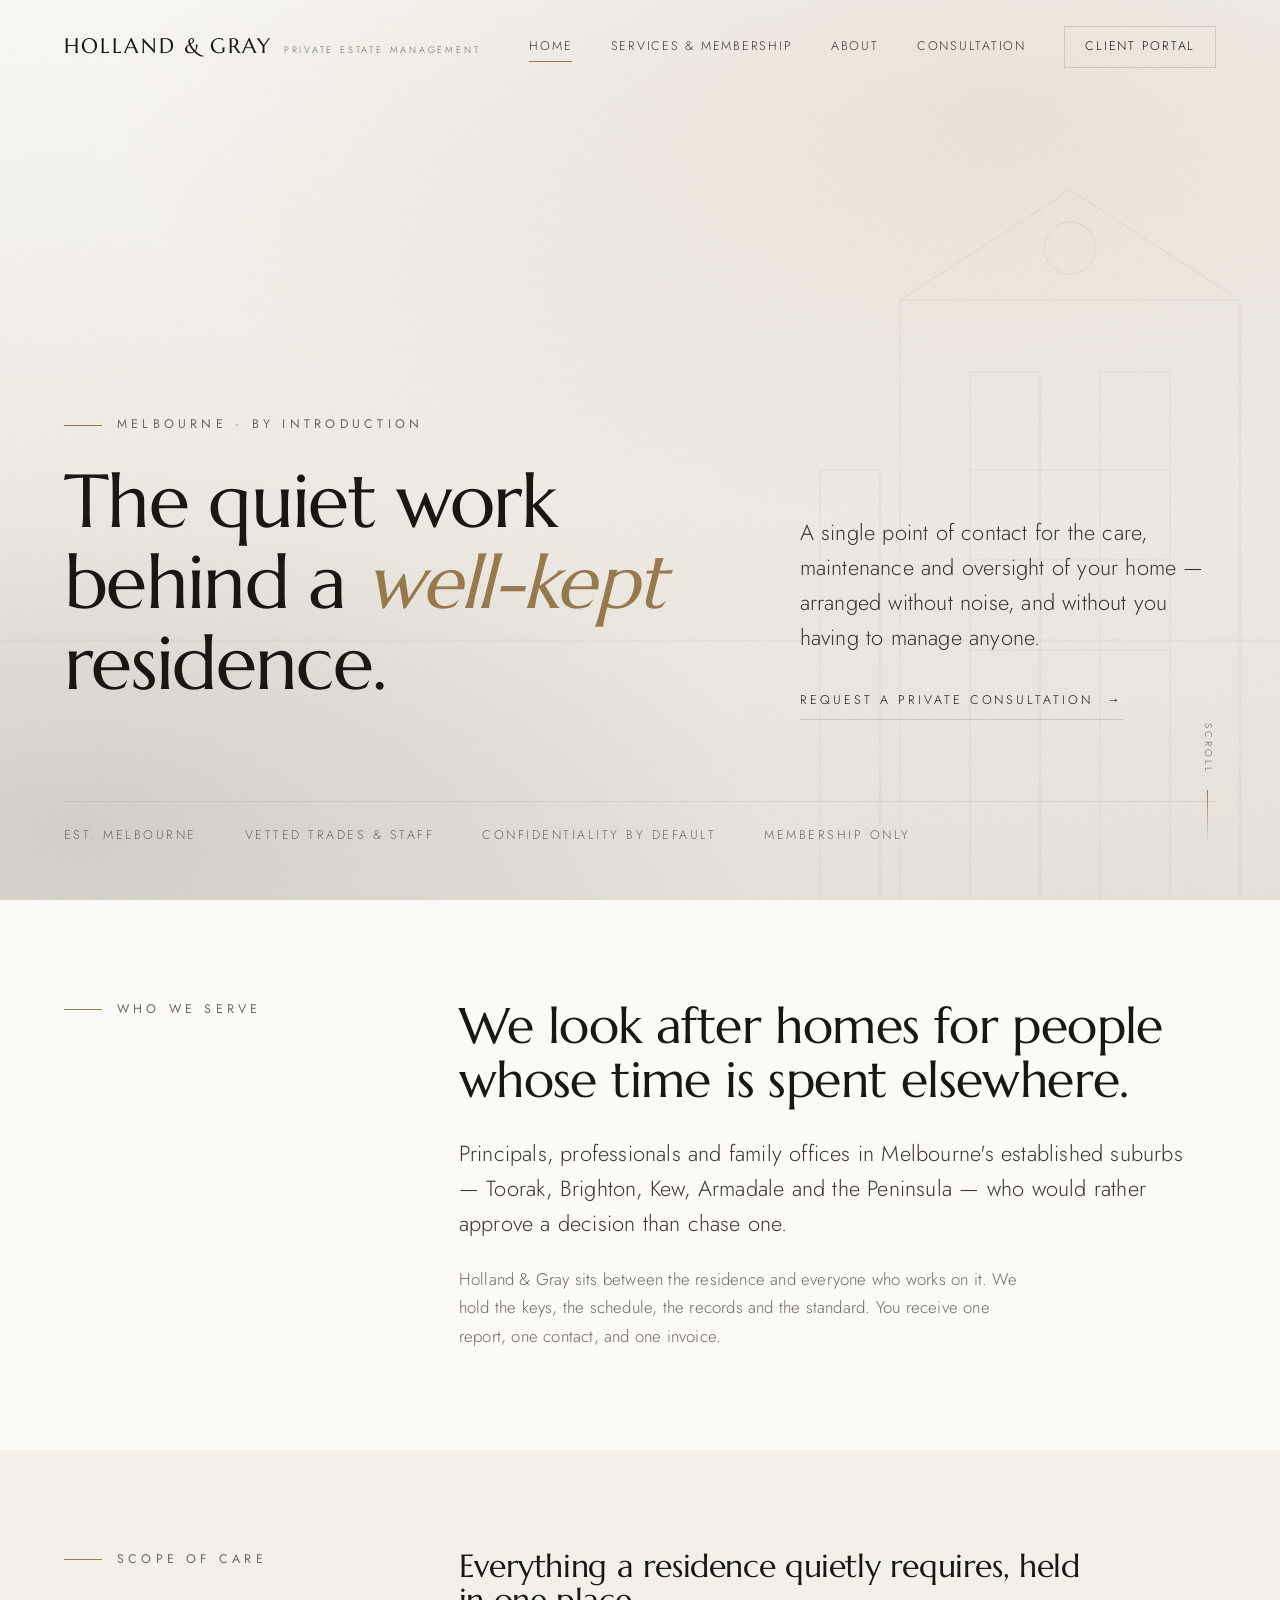
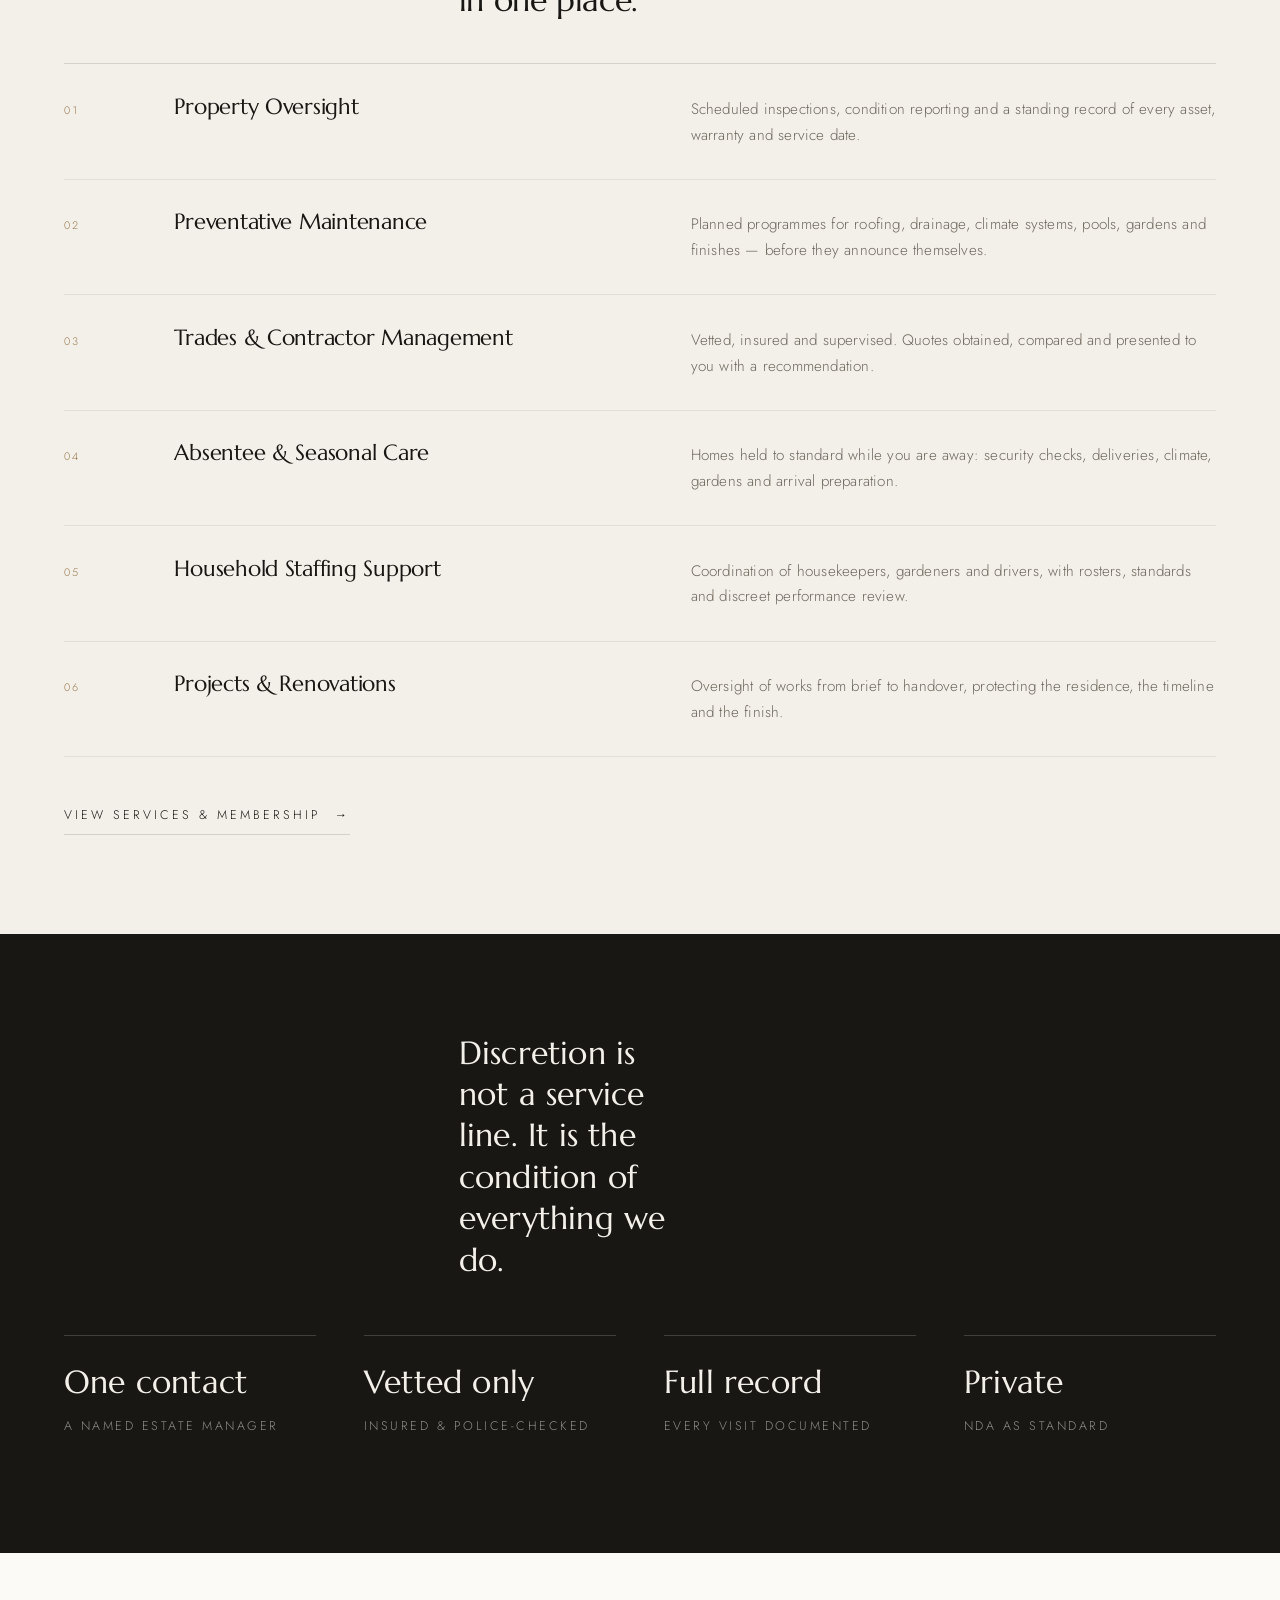
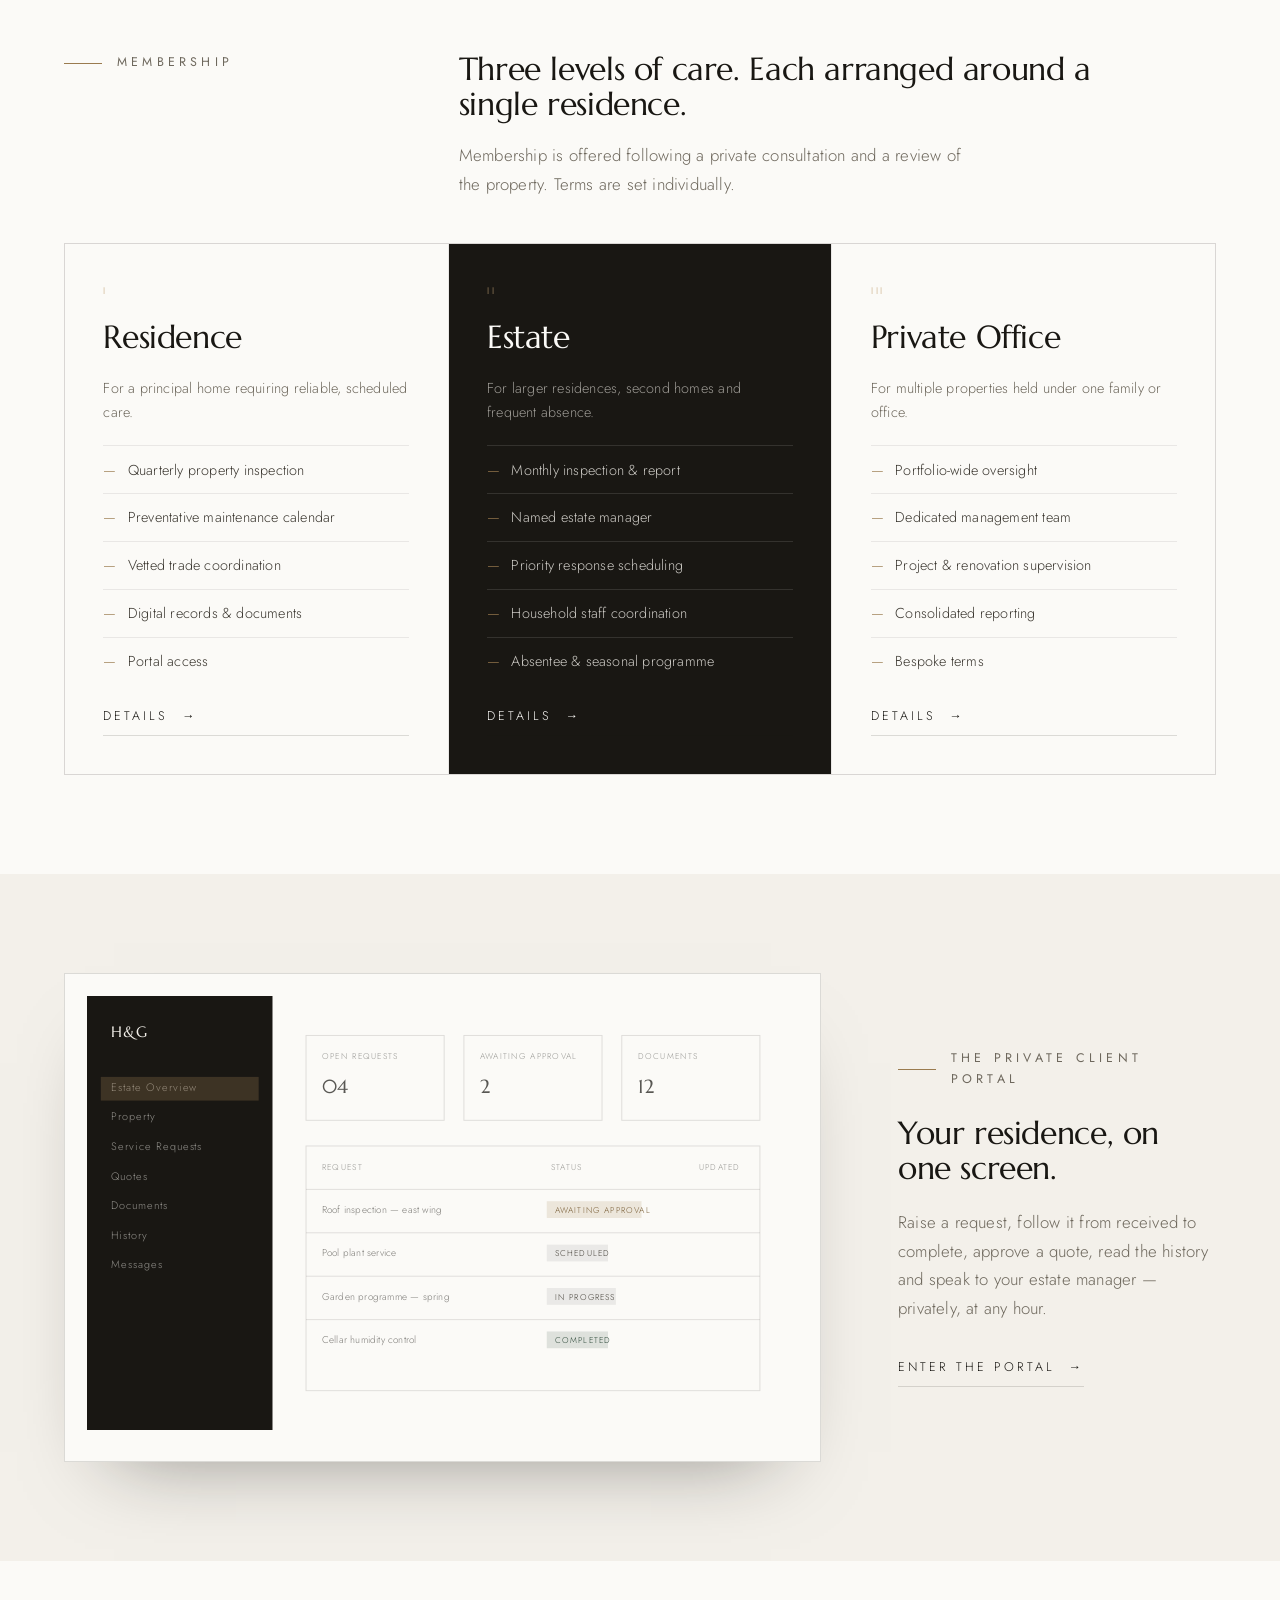
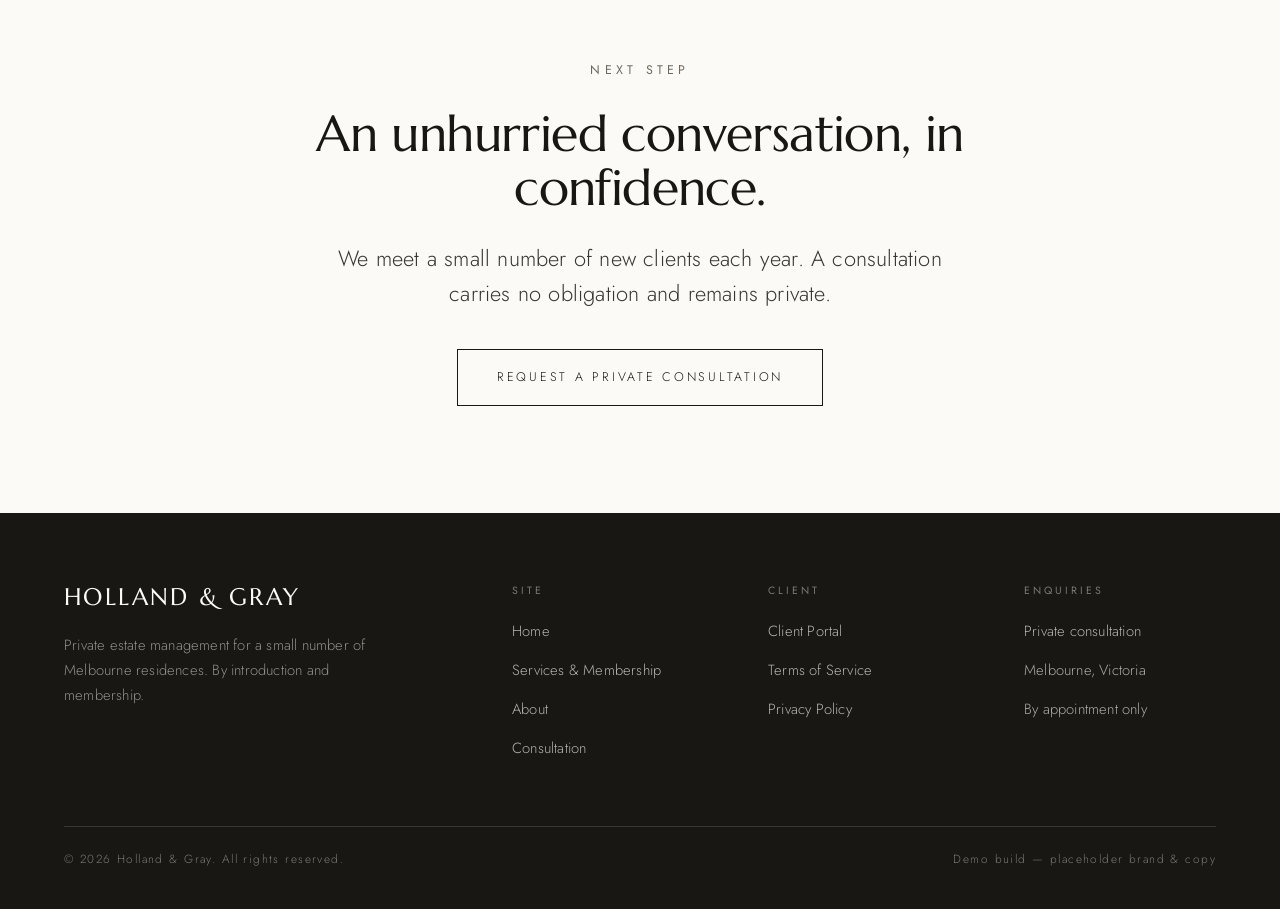
<file: index.html>
<!doctype html>
<html lang="en-AU">
<head>
<meta charset="utf-8">
<meta name="viewport" content="width=device-width, initial-scale=1">
<title>Holland &amp; Gray — Private Estate Management, Melbourne</title>
<meta name="description" content="Discreet, single-point estate management for private residences across Melbourne. By introduction and membership.">
<link rel="preconnect" href="https://fonts.googleapis.com">
<link rel="preconnect" href="https://fonts.gstatic.com" crossorigin>
<link href="https://fonts.googleapis.com/css2?family=Marcellus&family=Jost:wght@200;300;400&display=swap" rel="stylesheet">
<link rel="stylesheet" href="assets/site.css">
</head>
<body>

<header class="site-head">
  <div class="wrap head-inner">
    <a class="brand" href="index.html">
      <span class="brand-mark">HOLLAND &amp; GRAY</span>
      <span class="brand-sub">Private Estate Management</span>
    </a>
    <nav class="nav" aria-label="Primary">
      <a href="index.html" aria-current="page">Home</a>
      <a href="membership.html">Services &amp; Membership</a>
      <a href="about.html">About</a>
      <a href="contact.html">Consultation</a>
      <a class="nav-portal" href="portal/index.html">Client Portal</a>
    </nav>
    <button class="nav-toggle" aria-label="Menu" aria-expanded="false"><span></span><span></span></button>
  </div>
</header>

<main>

  <!-- ============================== HERO ============================== -->
  <section class="hero">
    <div class="hero-bg"></div>
    <div class="hero-lines" aria-hidden="true">
      <svg viewBox="0 0 1440 900" preserveAspectRatio="xMidYMid slice" fill="none">
        <g stroke="#191713" stroke-opacity=".10" stroke-width="1">
          <path d="M980 900V300h340v600"/>
          <path d="M1050 900V372h70v528M1180 900V372h70v528"/>
          <path d="M980 300 1150 190 1320 300"/>
          <path d="M900 900V470h60v430"/>
          <path d="M0 640h1440M0 641h1440" stroke-opacity=".05"/>
        </g>
        <g stroke="#9A7B4F" stroke-opacity=".22" stroke-width="1">
          <path d="M1050 470h200M1050 560h200M1050 650h200"/>
          <circle cx="1150" cy="248" r="26"/>
        </g>
      </svg>
    </div>

    <div class="wrap hero-inner">
      <div class="hero-grid">
        <div>
          <p class="eyebrow" data-reveal="1">Melbourne · By introduction</p>
          <h1 data-reveal="2">The quiet work<br>behind a <em>well-kept</em><br>residence.</h1>
        </div>
        <div class="hero-aside" data-reveal="3">
          <p class="lede">A single point of contact for the care, maintenance and oversight of your home — arranged without noise, and without you having to manage anyone.</p>
          <p style="margin-top:1.8rem"><a class="link-cta" href="contact.html">Request a Private Consultation <span class="arrow">→</span></a></p>
        </div>
      </div>

      <div class="hero-meta" data-reveal="4">
        <span>Est. Melbourne</span>
        <span>Vetted trades &amp; staff</span>
        <span>Confidentiality by default</span>
        <span>Membership only</span>
      </div>
    </div>

    <div class="scroll-hint" aria-hidden="true">Scroll</div>
  </section>

  <!-- ============================== POSITIONING ============================== -->
  <section class="section section--paper">
    <div class="wrap split">
      <div>
        <p class="eyebrow" data-reveal>Who we serve</p>
      </div>
      <div>
        <h2 data-reveal="1">We look after homes for people whose time is spent elsewhere.</h2>
        <p class="lede" style="margin-top:1.8rem;max-width:56ch" data-reveal="2">
          Principals, professionals and family offices in Melbourne's established suburbs — Toorak, Brighton,
          Kew, Armadale and the Peninsula — who would rather approve a decision than chase one.
        </p>
        <p style="margin-top:1.4rem;max-width:56ch;color:var(--ink-mute)" data-reveal="3">
          Holland &amp; Gray sits between the residence and everyone who works on it. We hold the keys,
          the schedule, the records and the standard. You receive one report, one contact, and one invoice.
        </p>
      </div>
    </div>
  </section>

  <!-- ============================== SERVICE LEDGER ============================== -->
  <section class="section">
    <div class="wrap">
      <div class="split" style="margin-bottom:clamp(2rem,5vh,3.5rem)">
        <div>
          <p class="eyebrow" data-reveal>Scope of care</p>
        </div>
        <div>
          <h2 data-reveal="1" style="font-size:var(--step-2);max-width:24ch">Everything a residence quietly requires, held in one place.</h2>
        </div>
      </div>

      <div class="ledger">
        <div class="ledger-row" data-reveal>
          <span class="ledger-num">01</span>
          <h3>Property Oversight</h3>
          <p>Scheduled inspections, condition reporting and a standing record of every asset, warranty and service date.</p>
        </div>
        <div class="ledger-row" data-reveal="1">
          <span class="ledger-num">02</span>
          <h3>Preventative Maintenance</h3>
          <p>Planned programmes for roofing, drainage, climate systems, pools, gardens and finishes — before they announce themselves.</p>
        </div>
        <div class="ledger-row" data-reveal="2">
          <span class="ledger-num">03</span>
          <h3>Trades &amp; Contractor Management</h3>
          <p>Vetted, insured and supervised. Quotes obtained, compared and presented to you with a recommendation.</p>
        </div>
        <div class="ledger-row" data-reveal="3">
          <span class="ledger-num">04</span>
          <h3>Absentee &amp; Seasonal Care</h3>
          <p>Homes held to standard while you are away: security checks, deliveries, climate, gardens and arrival preparation.</p>
        </div>
        <div class="ledger-row" data-reveal="4">
          <span class="ledger-num">05</span>
          <h3>Household Staffing Support</h3>
          <p>Coordination of housekeepers, gardeners and drivers, with rosters, standards and discreet performance review.</p>
        </div>
        <div class="ledger-row" data-reveal="5">
          <span class="ledger-num">06</span>
          <h3>Projects &amp; Renovations</h3>
          <p>Oversight of works from brief to handover, protecting the residence, the timeline and the finish.</p>
        </div>
      </div>

      <p style="margin-top:2.6rem" data-reveal><a class="link-cta" href="membership.html">View services &amp; membership <span class="arrow">→</span></a></p>
    </div>
  </section>

  <!-- ============================== ASSURANCE ============================== -->
  <section class="section section--ink">
    <div class="wrap">
      <div class="split" style="margin-bottom:clamp(2.5rem,6vh,4rem)">
        <div><p class="eyebrow" data-reveal>How we work</p></div>
        <div class="quote" data-reveal="1">
          <blockquote>Discretion is not a service line. It is the condition of everything we do.</blockquote>
        </div>
      </div>
      <dl class="assurance">
        <div data-reveal="1"><dt>One contact</dt><dd>A named estate manager</dd></div>
        <div data-reveal="2"><dt>Vetted only</dt><dd>Insured &amp; police-checked</dd></div>
        <div data-reveal="3"><dt>Full record</dt><dd>Every visit documented</dd></div>
        <div data-reveal="4"><dt>Private</dt><dd>NDA as standard</dd></div>
      </dl>
    </div>
  </section>

  <!-- ============================== MEMBERSHIP ============================== -->
  <section class="section section--paper">
    <div class="wrap">
      <div class="split" style="margin-bottom:clamp(2rem,5vh,3.5rem)">
        <div><p class="eyebrow" data-reveal>Membership</p></div>
        <div>
          <h2 data-reveal="1" style="font-size:var(--step-2);max-width:26ch">Three levels of care. Each arranged around a single residence.</h2>
          <p class="muted" style="margin-top:1.2rem;max-width:52ch" data-reveal="2">Membership is offered following a private consultation and a review of the property. Terms are set individually.</p>
        </div>
      </div>

      <div class="tiers">
        <article class="tier" data-reveal="1">
          <span class="tier-tag">I</span>
          <h3>Residence</h3>
          <p class="tier-note">For a principal home requiring reliable, scheduled care.</p>
          <ul class="tier-list">
            <li>Quarterly property inspection</li>
            <li>Preventative maintenance calendar</li>
            <li>Vetted trade coordination</li>
            <li>Digital records &amp; documents</li>
            <li>Portal access</li>
          </ul>
          <a class="link-cta" href="membership.html">Details <span class="arrow">→</span></a>
        </article>

        <article class="tier tier--feature" data-reveal="2">
          <span class="tier-tag">II</span>
          <h3>Estate</h3>
          <p class="tier-note">For larger residences, second homes and frequent absence.</p>
          <ul class="tier-list">
            <li>Monthly inspection &amp; report</li>
            <li>Named estate manager</li>
            <li>Priority response scheduling</li>
            <li>Household staff coordination</li>
            <li>Absentee &amp; seasonal programme</li>
          </ul>
          <a class="link-cta" href="membership.html" style="color:var(--paper)">Details <span class="arrow">→</span></a>
        </article>

        <article class="tier" data-reveal="3">
          <span class="tier-tag">III</span>
          <h3>Private Office</h3>
          <p class="tier-note">For multiple properties held under one family or office.</p>
          <ul class="tier-list">
            <li>Portfolio-wide oversight</li>
            <li>Dedicated management team</li>
            <li>Project &amp; renovation supervision</li>
            <li>Consolidated reporting</li>
            <li>Bespoke terms</li>
          </ul>
          <a class="link-cta" href="membership.html">Details <span class="arrow">→</span></a>
        </article>
      </div>
    </div>
  </section>

  <!-- ============================== PORTAL TEASER ============================== -->
  <section class="section">
    <div class="wrap split split--reverse" style="align-items:center">
      <div class="teaser-frame" data-reveal>
        <svg viewBox="0 0 720 440" fill="none" xmlns="http://www.w3.org/2000/svg" role="img" aria-label="Illustration of the private client portal dashboard">
          <rect width="720" height="440" fill="#FBFAF7"/>
          <rect width="188" height="440" fill="#191713"/>
          <text x="24" y="42" fill="#F3F0EA" font-family="Marcellus, serif" font-size="15" letter-spacing="1.4">H&amp;G</text>
          <g fill="#F3F0EA" fill-opacity=".55" font-family="Jost, sans-serif" font-size="11" letter-spacing="1">
            <text x="24" y="96">Estate Overview</text><text x="24" y="126">Property</text>
            <text x="24" y="156">Service Requests</text><text x="24" y="186">Quotes</text>
            <text x="24" y="216">Documents</text><text x="24" y="246">History</text>
            <text x="24" y="276">Messages</text>
          </g>
          <rect x="14" y="82" width="160" height="24" fill="#9A7B4F" fill-opacity=".28"/>
          <g stroke="#191713" stroke-opacity=".12">
            <rect x="222" y="40" width="140" height="86"/><rect x="382" y="40" width="140" height="86"/><rect x="542" y="40" width="140" height="86"/>
            <rect x="222" y="152" width="460" height="248"/>
            <path d="M222 196h460M222 240h460M222 284h460M222 328h460"/>
          </g>
          <g fill="#191713" fill-opacity=".72" font-family="Marcellus, serif" font-size="19">
            <text x="238" y="98">04</text><text x="398" y="98">2</text><text x="558" y="98">12</text>
          </g>
          <g fill="#191713" fill-opacity=".42" font-family="Jost, sans-serif" font-size="8.5" letter-spacing="1.3">
            <text x="238" y="64">OPEN REQUESTS</text><text x="398" y="64">AWAITING APPROVAL</text><text x="558" y="64">DOCUMENTS</text>
            <text x="238" y="176">REQUEST</text><text x="470" y="176">STATUS</text><text x="620" y="176">UPDATED</text>
          </g>
          <g fill="#191713" fill-opacity=".55" font-family="Jost, sans-serif" font-size="10">
            <text x="238" y="220">Roof inspection — east wing</text><text x="238" y="264">Pool plant service</text>
            <text x="238" y="308">Garden programme — spring</text><text x="238" y="352">Cellar humidity control</text>
          </g>
          <g font-family="Jost, sans-serif" font-size="8.5" letter-spacing="1.2">
            <rect x="466" y="208" width="96" height="17" fill="#9A7B4F" fill-opacity=".16"/><text x="474" y="220" fill="#7A5F38">AWAITING APPROVAL</text>
            <rect x="466" y="252" width="62" height="17" fill="#191713" fill-opacity=".07"/><text x="474" y="264" fill="#4A463E">SCHEDULED</text>
            <rect x="466" y="296" width="70" height="17" fill="#191713" fill-opacity=".07"/><text x="474" y="308" fill="#4A463E">IN PROGRESS</text>
            <rect x="466" y="340" width="62" height="17" fill="#2F4A3A" fill-opacity=".14"/><text x="474" y="352" fill="#2F4A3A">COMPLETED</text>
          </g>
        </svg>
      </div>
      <div>
        <p class="eyebrow" data-reveal="1">The Private Client Portal</p>
        <h2 data-reveal="2" style="font-size:var(--step-2);max-width:20ch">Your residence, on one screen.</h2>
        <p style="margin-top:1.4rem;color:var(--ink-mute);max-width:44ch" data-reveal="3">
          Raise a request, follow it from received to complete, approve a quote, read the history and speak
          to your estate manager — privately, at any hour.
        </p>
        <p style="margin-top:1.8rem" data-reveal="4"><a class="link-cta" href="portal/index.html">Enter the portal <span class="arrow">→</span></a></p>
      </div>
    </div>
  </section>

  <!-- ============================== CLOSING ============================== -->
  <section class="section section--paper closing">
    <div class="wrap wrap--narrow">
      <p class="eyebrow eyebrow--plain" style="justify-content:center" data-reveal>Next step</p>
      <h2 data-reveal="1">An unhurried conversation, in confidence.</h2>
      <p class="lede" style="margin:1.6rem auto 2.4rem;max-width:48ch" data-reveal="2">
        We meet a small number of new clients each year. A consultation carries no obligation and remains private.
      </p>
      <a class="btn" href="contact.html" data-reveal="3"><span>Request a Private Consultation</span></a>
    </div>
  </section>

</main>

<footer class="site-foot">
  <div class="wrap">
    <div class="foot-grid">
      <div class="foot-brand">
        <span class="brand-mark">HOLLAND &amp; GRAY</span>
        <p>Private estate management for a small number of Melbourne residences. By introduction and membership.</p>
      </div>
      <div>
        <h4>Site</h4>
        <ul>
          <li><a href="index.html">Home</a></li>
          <li><a href="membership.html">Services &amp; Membership</a></li>
          <li><a href="about.html">About</a></li>
          <li><a href="contact.html">Consultation</a></li>
        </ul>
      </div>
      <div>
        <h4>Client</h4>
        <ul>
          <li><a href="portal/index.html">Client Portal</a></li>
          <li><a href="terms.html">Terms of Service</a></li>
          <li><a href="terms.html#privacy">Privacy Policy</a></li>
        </ul>
      </div>
      <div>
        <h4>Enquiries</h4>
        <ul>
          <li><a href="contact.html">Private consultation</a></li>
          <li><span style="font-size:.92rem">Melbourne, Victoria</span></li>
          <li><span style="font-size:.92rem">By appointment only</span></li>
        </ul>
      </div>
    </div>
    <div class="foot-base">
      <span>© <span data-year>2026</span> Holland &amp; Gray. All rights reserved.</span>
      <span>Demo build — placeholder brand &amp; copy</span>
    </div>
  </div>
</footer>

<script src="assets/site.js"></script>
</body>
</html>
</file>
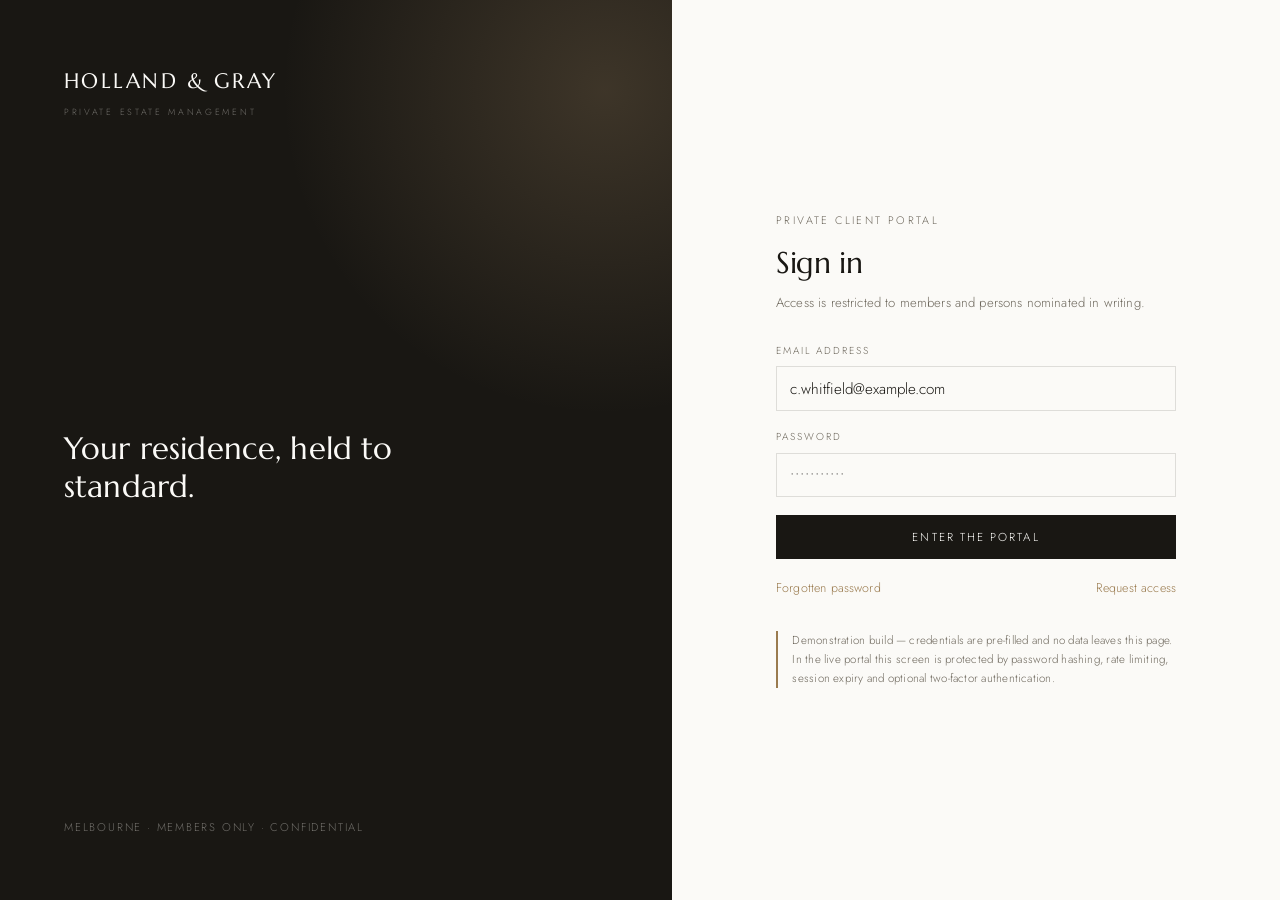
<file: portal/index.html>
<!doctype html>
<html lang="en-AU">
<head>
<meta charset="utf-8">
<meta name="viewport" content="width=device-width, initial-scale=1">
<title>Client Portal — Holland &amp; Gray</title>
<meta name="robots" content="noindex">
<link rel="preconnect" href="https://fonts.googleapis.com">
<link rel="preconnect" href="https://fonts.gstatic.com" crossorigin>
<link href="https://fonts.googleapis.com/css2?family=Marcellus&family=Jost:wght@200;300;400&display=swap" rel="stylesheet">
<link rel="stylesheet" href="../assets/portal.css">
</head>
<body>

<div class="login">

  <aside class="login-aside">
    <a href="../index.html" style="text-decoration:none;position:relative;z-index:1">
      <span class="mark">HOLLAND &amp; GRAY</span>
      <span class="sub">Private Estate Management</span>
    </a>
    <blockquote>Your residence, held to standard.</blockquote>
    <p class="foot">Melbourne · Members only · Confidential</p>
  </aside>

  <main class="login-main">
    <form class="login-card" data-login novalidate>
      <p class="u-tiny" style="margin-bottom:1rem">Private Client Portal</p>
      <h1>Sign in</h1>
      <p class="hint" style="margin-bottom:1.8rem">Access is restricted to members and persons nominated in writing.</p>

      <div class="field">
        <label for="email">Email address</label>
        <input id="email" name="email" type="email" value="c.whitfield@example.com" autocomplete="username">
      </div>
      <div class="field">
        <label for="password">Password</label>
        <input id="password" name="password" type="password" value="demo-access" autocomplete="current-password">
      </div>

      <button class="b b--solid" type="submit" style="width:100%"><span>Enter the portal</span></button>

      <div class="login-links">
        <a href="#">Forgotten password</a>
        <a href="../contact.html">Request access</a>
      </div>

      <p class="demo-note" style="margin-top:2rem">
        Demonstration build — credentials are pre-filled and no data leaves this page.
        In the live portal this screen is protected by password hashing, rate limiting,
        session expiry and optional two-factor authentication.
      </p>
    </form>
  </main>

</div>

<script src="../assets/portal.js"></script>
</body>
</html>
</file>
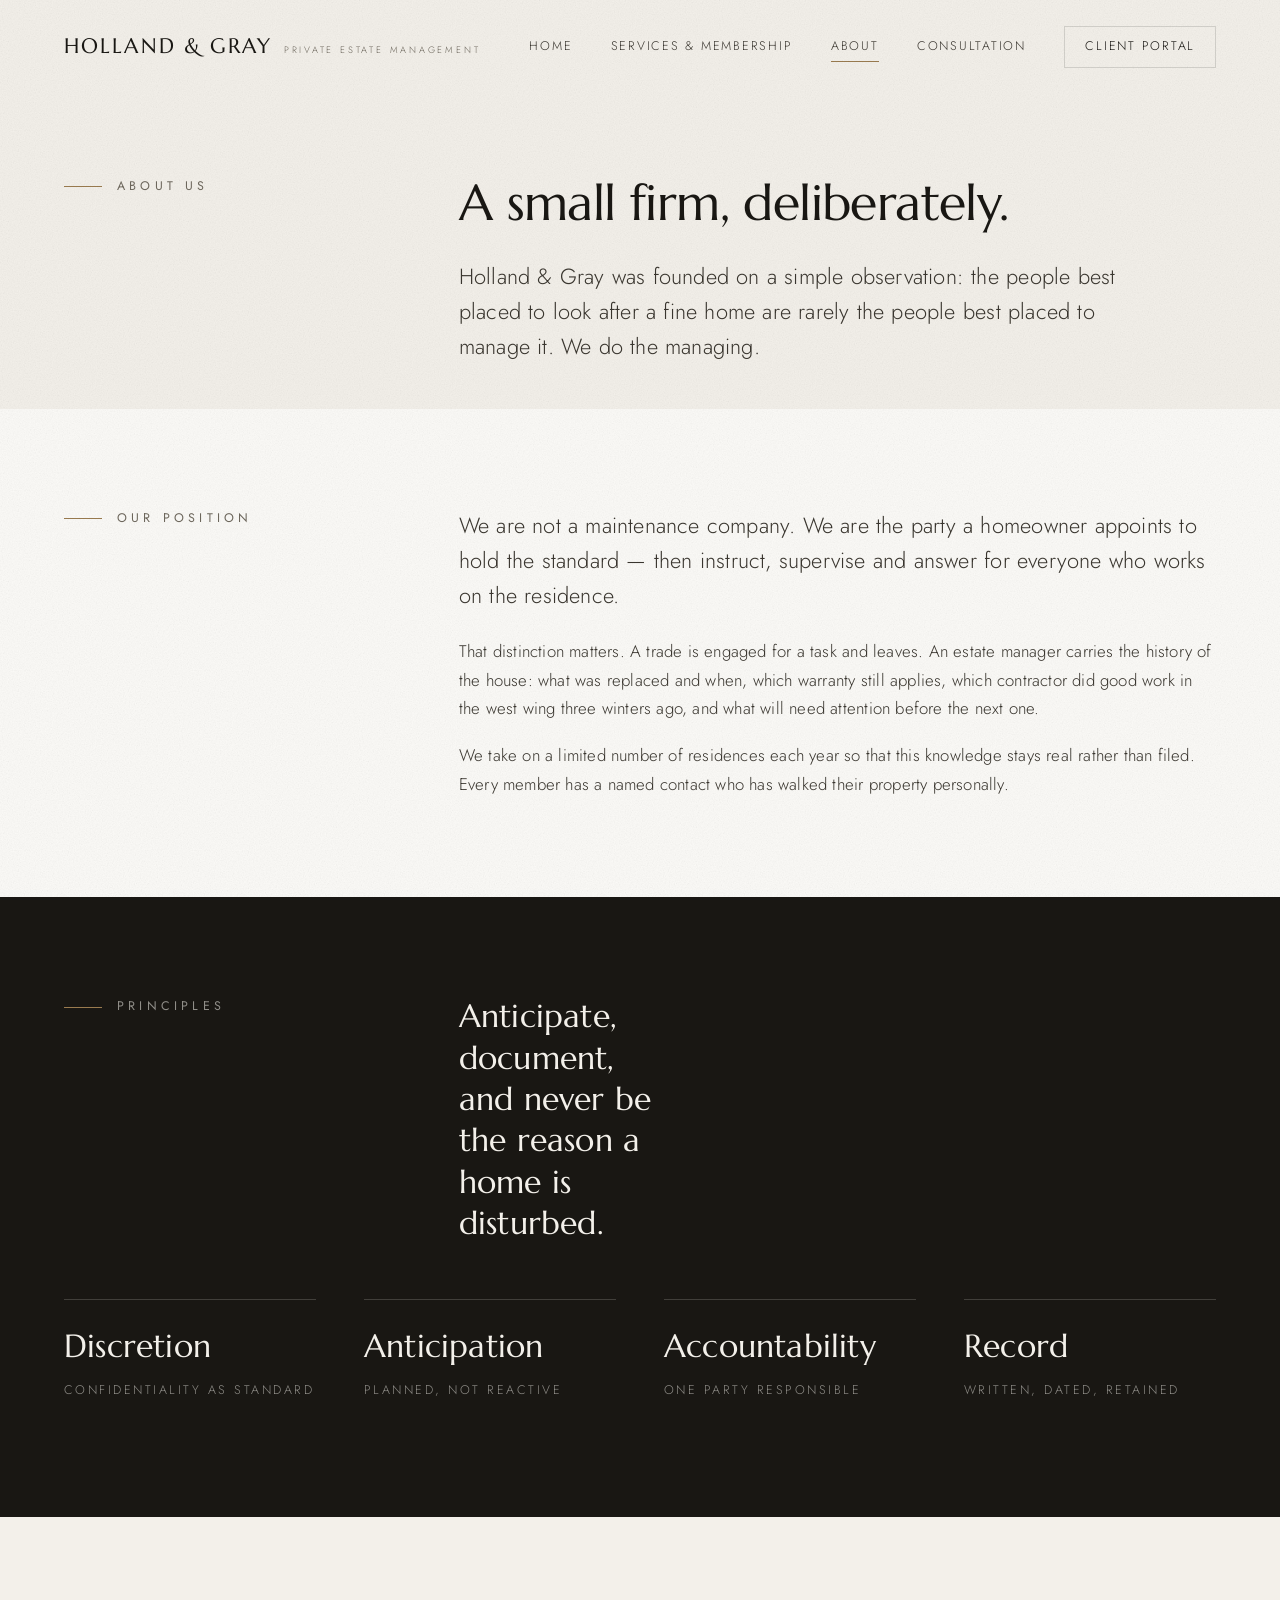
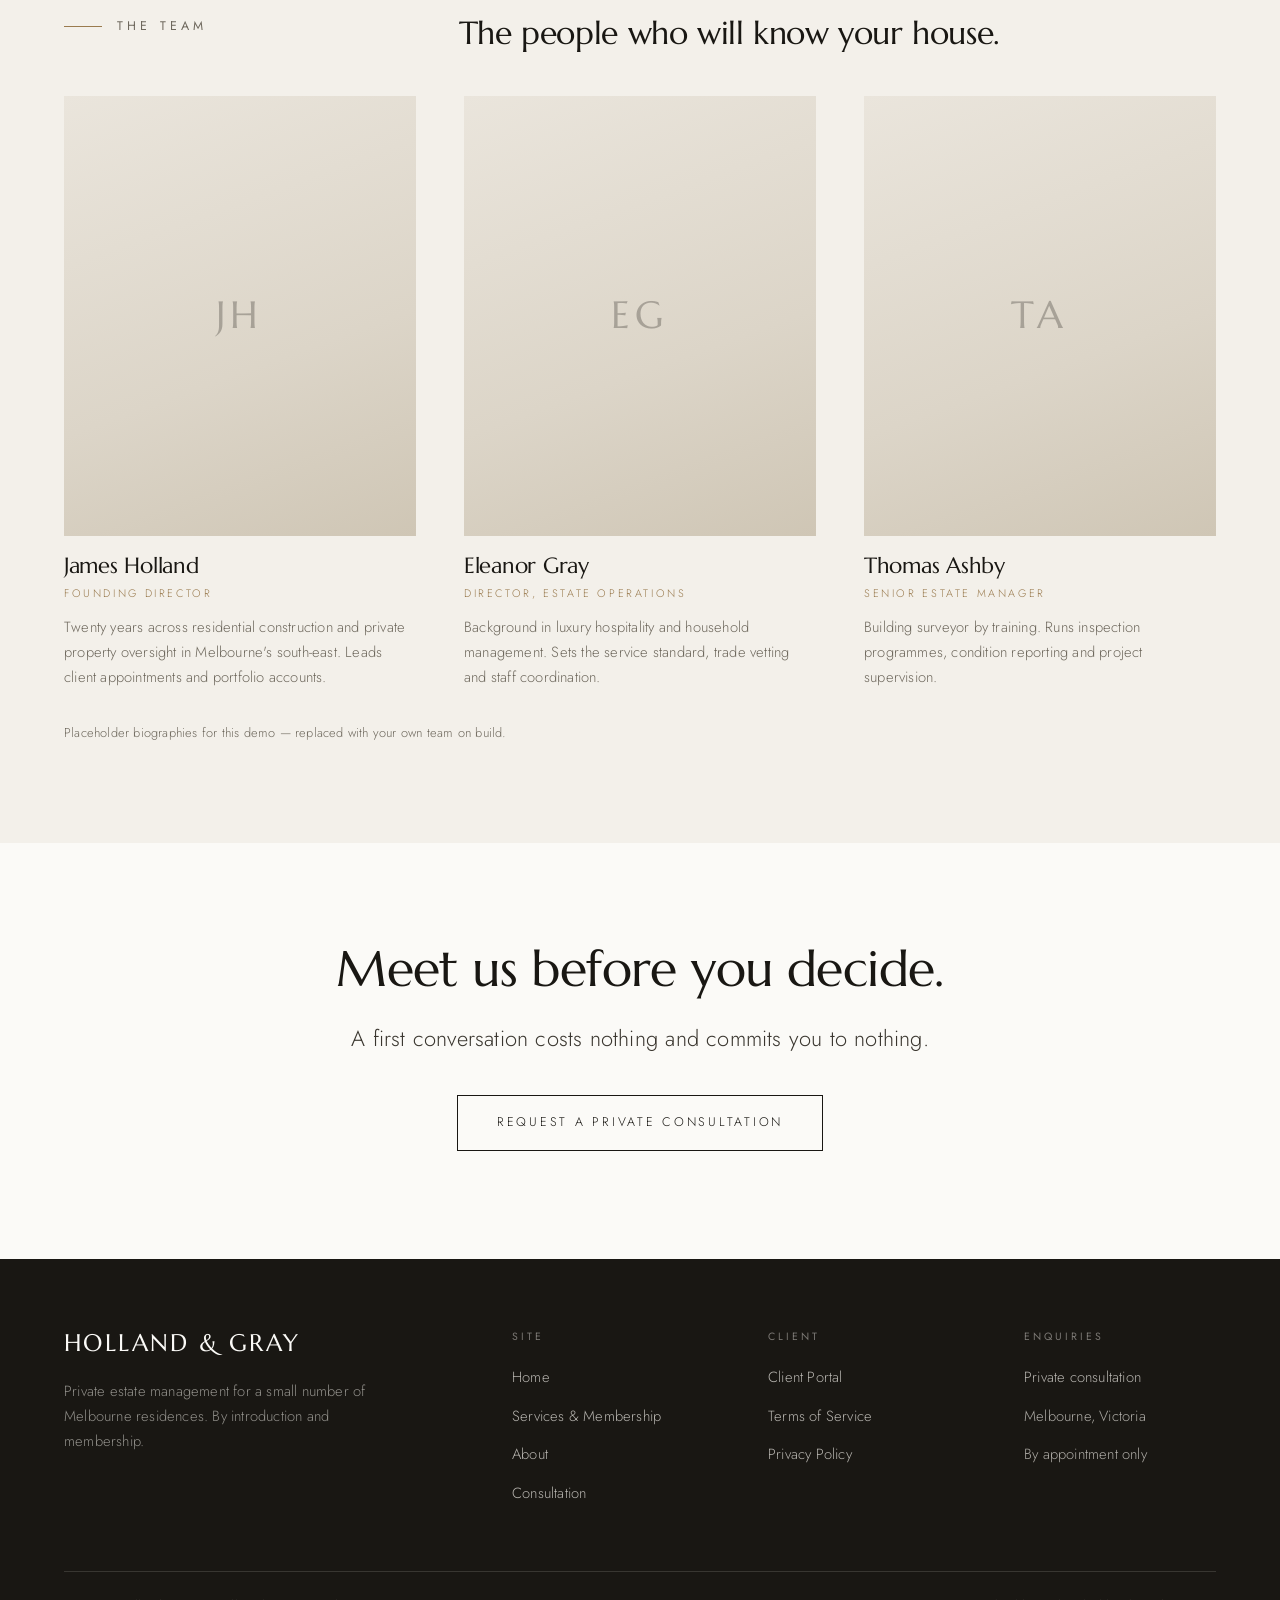
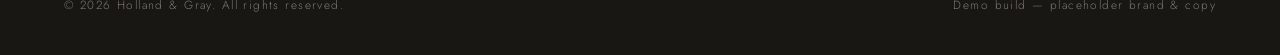
<file: about.html>
<!doctype html>
<html lang="en-AU">
<head>
<meta charset="utf-8">
<meta name="viewport" content="width=device-width, initial-scale=1">
<title>About — Holland &amp; Gray</title>
<meta name="description" content="Who we are, how we work, and the standard we hold Melbourne residences to.">
<link rel="preconnect" href="https://fonts.googleapis.com">
<link rel="preconnect" href="https://fonts.gstatic.com" crossorigin>
<link href="https://fonts.googleapis.com/css2?family=Marcellus&family=Jost:wght@200;300;400&display=swap" rel="stylesheet">
<link rel="stylesheet" href="assets/site.css">
</head>
<body>

<header class="site-head">
  <div class="wrap head-inner">
    <a class="brand" href="index.html">
      <span class="brand-mark">HOLLAND &amp; GRAY</span>
      <span class="brand-sub">Private Estate Management</span>
    </a>
    <nav class="nav" aria-label="Primary">
      <a href="index.html">Home</a>
      <a href="membership.html">Services &amp; Membership</a>
      <a href="about.html" aria-current="page">About</a>
      <a href="contact.html">Consultation</a>
      <a class="nav-portal" href="portal/index.html">Client Portal</a>
    </nav>
    <button class="nav-toggle" aria-label="Menu" aria-expanded="false"><span></span><span></span></button>
  </div>
</header>

<main>

  <section class="page-head">
    <div class="wrap split">
      <div><p class="eyebrow" data-reveal>About us</p></div>
      <div>
        <h1 data-reveal="1">A small firm, deliberately.</h1>
        <p class="lede" style="margin-top:1.8rem;max-width:54ch" data-reveal="2">
          Holland &amp; Gray was founded on a simple observation: the people best placed to look after a
          fine home are rarely the people best placed to manage it. We do the managing.
        </p>
      </div>
    </div>
  </section>

  <section class="section section--paper">
    <div class="wrap split">
      <div><p class="eyebrow" data-reveal>Our position</p></div>
      <div class="prose">
        <p data-reveal="1" style="font-size:var(--step-1);line-height:1.6">
          We are not a maintenance company. We are the party a homeowner appoints to hold the standard —
          then instruct, supervise and answer for everyone who works on the residence.
        </p>
        <p data-reveal="2">
          That distinction matters. A trade is engaged for a task and leaves. An estate manager carries the
          history of the house: what was replaced and when, which warranty still applies, which contractor
          did good work in the west wing three winters ago, and what will need attention before the next one.
        </p>
        <p data-reveal="3">
          We take on a limited number of residences each year so that this knowledge stays real rather than
          filed. Every member has a named contact who has walked their property personally.
        </p>
      </div>
    </div>
  </section>

  <section class="section section--ink">
    <div class="wrap">
      <div class="split" style="margin-bottom:clamp(2.5rem,6vh,4rem)">
        <div><p class="eyebrow" data-reveal>Principles</p></div>
        <div class="quote" data-reveal="1"><blockquote>Anticipate, document, and never be the reason a home is disturbed.</blockquote></div>
      </div>
      <dl class="assurance">
        <div data-reveal="1"><dt>Discretion</dt><dd>Confidentiality as standard</dd></div>
        <div data-reveal="2"><dt>Anticipation</dt><dd>Planned, not reactive</dd></div>
        <div data-reveal="3"><dt>Accountability</dt><dd>One party responsible</dd></div>
        <div data-reveal="4"><dt>Record</dt><dd>Written, dated, retained</dd></div>
      </dl>
    </div>
  </section>

  <section class="section">
    <div class="wrap">
      <div class="split" style="margin-bottom:clamp(2rem,5vh,3.5rem)">
        <div><p class="eyebrow" data-reveal>The team</p></div>
        <div><h2 data-reveal="1" style="font-size:var(--step-2);max-width:22ch">The people who will know your house.</h2></div>
      </div>

      <div class="people">
        <article class="person" data-reveal="1">
          <div class="person-portrait" data-initials="JH"></div>
          <h3>James Holland</h3>
          <p class="role">Founding Director</p>
          <p>Twenty years across residential construction and private property oversight in Melbourne's south-east. Leads client appointments and portfolio accounts.</p>
        </article>
        <article class="person" data-reveal="2">
          <div class="person-portrait" data-initials="EG"></div>
          <h3>Eleanor Gray</h3>
          <p class="role">Director, Estate Operations</p>
          <p>Background in luxury hospitality and household management. Sets the service standard, trade vetting and staff coordination.</p>
        </article>
        <article class="person" data-reveal="3">
          <div class="person-portrait" data-initials="TA"></div>
          <h3>Thomas Ashby</h3>
          <p class="role">Senior Estate Manager</p>
          <p>Building surveyor by training. Runs inspection programmes, condition reporting and project supervision.</p>
        </article>
      </div>

      <p class="form-note" style="margin-top:2rem" data-reveal>Placeholder biographies for this demo — replaced with your own team on build.</p>
    </div>
  </section>

  <section class="section section--paper closing">
    <div class="wrap wrap--narrow">
      <h2 data-reveal>Meet us before you decide.</h2>
      <p class="lede" style="margin:1.6rem auto 2.4rem;max-width:46ch" data-reveal="1">
        A first conversation costs nothing and commits you to nothing.
      </p>
      <a class="btn" href="contact.html" data-reveal="2"><span>Request a Private Consultation</span></a>
    </div>
  </section>

</main>

<footer class="site-foot">
  <div class="wrap">
    <div class="foot-grid">
      <div class="foot-brand">
        <span class="brand-mark">HOLLAND &amp; GRAY</span>
        <p>Private estate management for a small number of Melbourne residences. By introduction and membership.</p>
      </div>
      <div>
        <h4>Site</h4>
        <ul>
          <li><a href="index.html">Home</a></li>
          <li><a href="membership.html">Services &amp; Membership</a></li>
          <li><a href="about.html">About</a></li>
          <li><a href="contact.html">Consultation</a></li>
        </ul>
      </div>
      <div>
        <h4>Client</h4>
        <ul>
          <li><a href="portal/index.html">Client Portal</a></li>
          <li><a href="terms.html">Terms of Service</a></li>
          <li><a href="terms.html#privacy">Privacy Policy</a></li>
        </ul>
      </div>
      <div>
        <h4>Enquiries</h4>
        <ul>
          <li><a href="contact.html">Private consultation</a></li>
          <li><span style="font-size:.92rem">Melbourne, Victoria</span></li>
          <li><span style="font-size:.92rem">By appointment only</span></li>
        </ul>
      </div>
    </div>
    <div class="foot-base">
      <span>© <span data-year>2026</span> Holland &amp; Gray. All rights reserved.</span>
      <span>Demo build — placeholder brand &amp; copy</span>
    </div>
  </div>
</footer>

<script src="assets/site.js"></script>
</body>
</html>
</file>
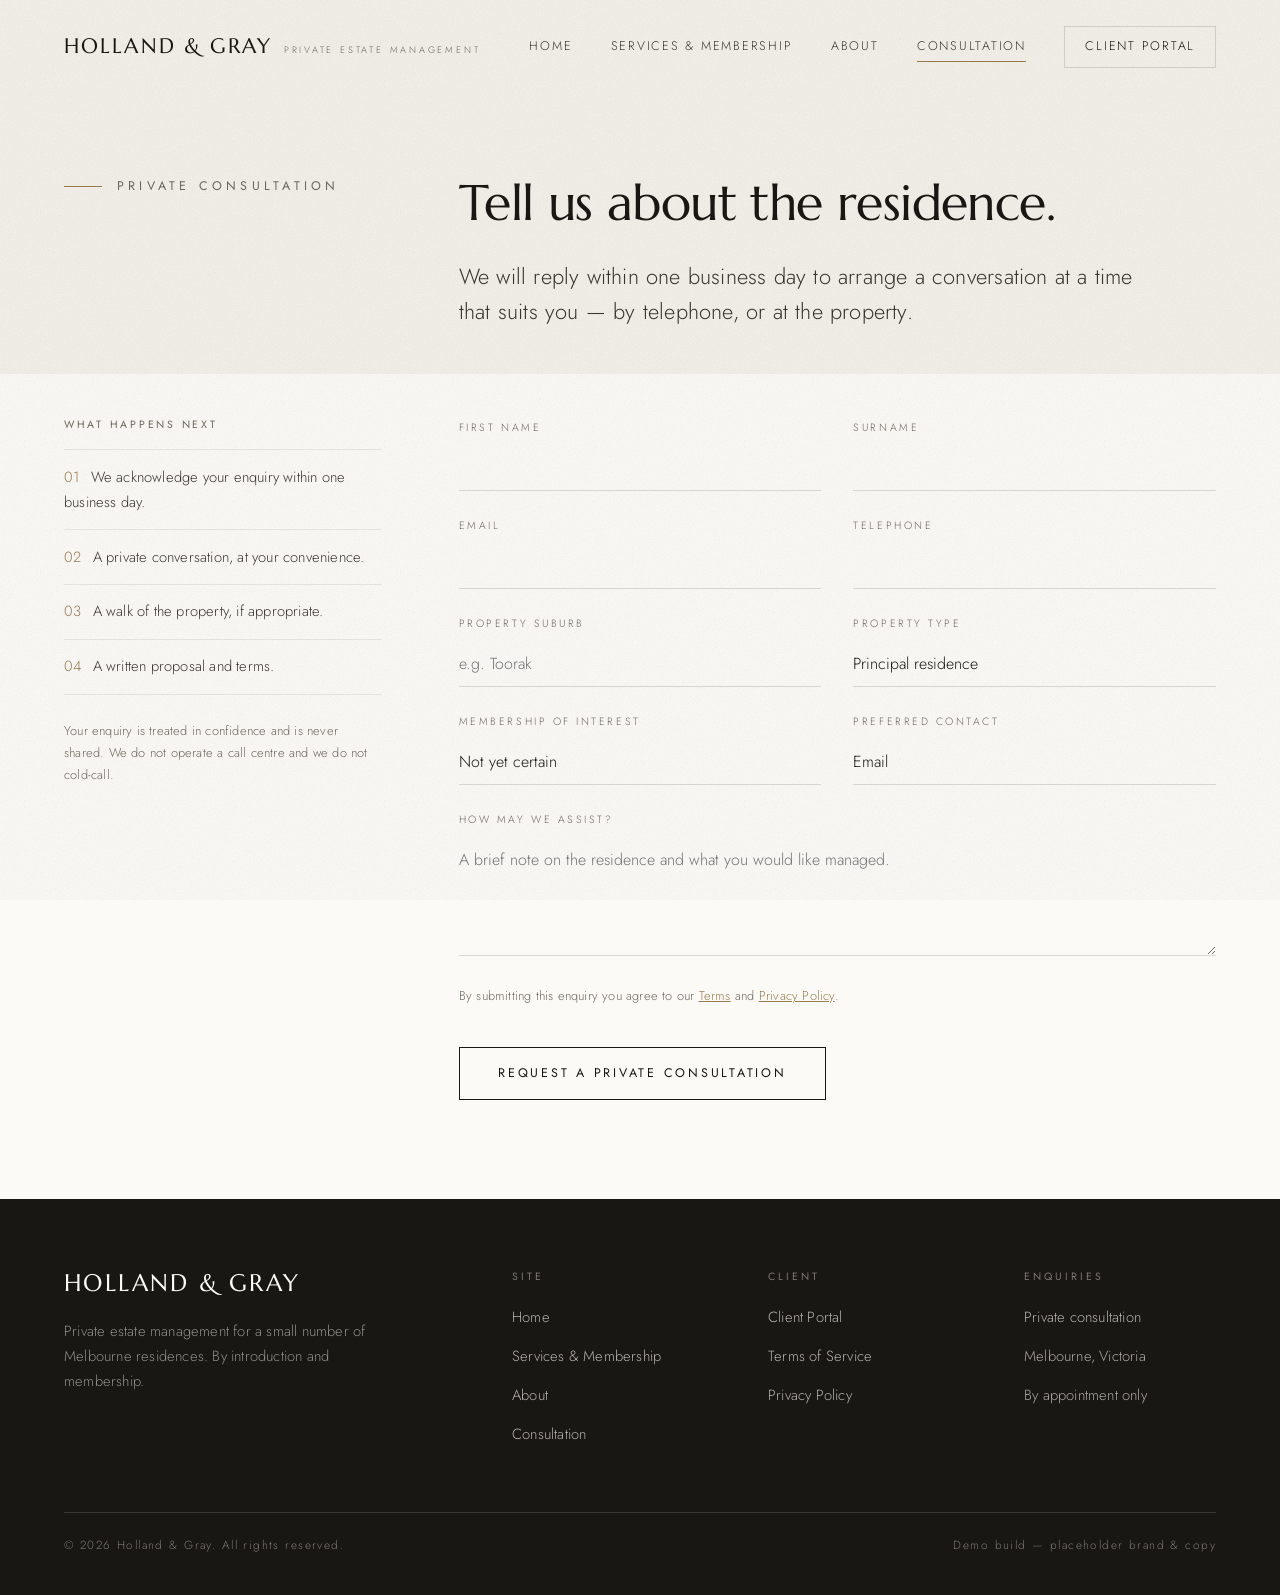
<file: contact.html>
<!doctype html>
<html lang="en-AU">
<head>
<meta charset="utf-8">
<meta name="viewport" content="width=device-width, initial-scale=1">
<title>Request a Private Consultation — Holland &amp; Gray</title>
<meta name="description" content="Request a private, no-obligation consultation regarding the management of your residence.">
<link rel="preconnect" href="https://fonts.googleapis.com">
<link rel="preconnect" href="https://fonts.gstatic.com" crossorigin>
<link href="https://fonts.googleapis.com/css2?family=Marcellus&family=Jost:wght@200;300;400&display=swap" rel="stylesheet">
<link rel="stylesheet" href="assets/site.css">
</head>
<body>

<header class="site-head">
  <div class="wrap head-inner">
    <a class="brand" href="index.html">
      <span class="brand-mark">HOLLAND &amp; GRAY</span>
      <span class="brand-sub">Private Estate Management</span>
    </a>
    <nav class="nav" aria-label="Primary">
      <a href="index.html">Home</a>
      <a href="membership.html">Services &amp; Membership</a>
      <a href="about.html">About</a>
      <a href="contact.html" aria-current="page">Consultation</a>
      <a class="nav-portal" href="portal/index.html">Client Portal</a>
    </nav>
    <button class="nav-toggle" aria-label="Menu" aria-expanded="false"><span></span><span></span></button>
  </div>
</header>

<main>

  <section class="page-head">
    <div class="wrap split">
      <div><p class="eyebrow" data-reveal>Private consultation</p></div>
      <div>
        <h1 data-reveal="1">Tell us about the residence.</h1>
        <p class="lede" style="margin-top:1.8rem;max-width:52ch" data-reveal="2">
          We will reply within one business day to arrange a conversation at a time that suits you —
          by telephone, or at the property.
        </p>
      </div>
    </div>
  </section>

  <section class="section section--paper" style="padding-top:clamp(2rem,5vh,3rem)">
    <div class="wrap split">

      <aside data-reveal>
        <h4 style="font-family:var(--ff-body);font-size:.66rem;letter-spacing:.26em;text-transform:uppercase;color:var(--ink-mute);margin-bottom:1.2rem">What happens next</h4>
        <ol style="list-style:none;padding:0;margin:0;font-size:.92rem;color:var(--ink-soft)">
          <li style="padding-block:.9rem;border-top:1px solid var(--line-soft)"><span style="color:var(--brass);margin-right:.7rem">01</span>We acknowledge your enquiry within one business day.</li>
          <li style="padding-block:.9rem;border-top:1px solid var(--line-soft)"><span style="color:var(--brass);margin-right:.7rem">02</span>A private conversation, at your convenience.</li>
          <li style="padding-block:.9rem;border-top:1px solid var(--line-soft)"><span style="color:var(--brass);margin-right:.7rem">03</span>A walk of the property, if appropriate.</li>
          <li style="padding-block:.9rem;border-top:1px solid var(--line-soft);border-bottom:1px solid var(--line-soft)"><span style="color:var(--brass);margin-right:.7rem">04</span>A written proposal and terms.</li>
        </ol>
        <p class="form-note" style="margin-top:1.6rem">
          Your enquiry is treated in confidence and is never shared. We do not operate a call centre and
          we do not cold-call.
        </p>
      </aside>

      <form data-consult-form novalidate>
        <div data-form-body>
          <div class="form-grid">
            <div class="field">
              <label for="first">First name</label>
              <input id="first" name="first" type="text" autocomplete="given-name" required>
            </div>
            <div class="field">
              <label for="last">Surname</label>
              <input id="last" name="last" type="text" autocomplete="family-name" required>
            </div>
            <div class="field">
              <label for="email">Email</label>
              <input id="email" name="email" type="email" autocomplete="email" required>
            </div>
            <div class="field">
              <label for="phone">Telephone</label>
              <input id="phone" name="phone" type="tel" autocomplete="tel">
            </div>
            <div class="field">
              <label for="suburb">Property suburb</label>
              <input id="suburb" name="suburb" type="text" placeholder="e.g. Toorak">
            </div>
            <div class="field">
              <label for="type">Property type</label>
              <select id="type" name="type">
                <option>Principal residence</option>
                <option>Second home / holiday residence</option>
                <option>Multiple properties</option>
                <option>Other</option>
              </select>
            </div>
            <div class="field">
              <label for="level">Membership of interest</label>
              <select id="level" name="level">
                <option>Not yet certain</option>
                <option>Level I — Residence</option>
                <option>Level II — Estate</option>
                <option>Level III — Private Office</option>
              </select>
            </div>
            <div class="field">
              <label for="contact-pref">Preferred contact</label>
              <select id="contact-pref" name="contact-pref">
                <option>Email</option>
                <option>Telephone</option>
                <option>Either</option>
              </select>
            </div>
            <div class="field field--full">
              <label for="notes">How may we assist?</label>
              <textarea id="notes" name="notes" placeholder="A brief note on the residence and what you would like managed."></textarea>
            </div>
          </div>

          <p class="form-note" style="margin-top:1.8rem">
            By submitting this enquiry you agree to our <a href="terms.html" style="color:var(--brass)">Terms</a> and
            <a href="terms.html#privacy" style="color:var(--brass)">Privacy Policy</a>.
          </p>

          <button class="btn" type="submit" style="margin-top:1.6rem"><span>Request a Private Consultation</span></button>
        </div>

        <div data-form-done hidden style="border:1px solid var(--line);padding:clamp(1.8rem,4vw,3rem);background:var(--paper)">
          <p class="eyebrow">Received</p>
          <h2 style="font-size:var(--step-2);max-width:20ch">Thank you. Your enquiry is with us.</h2>
          <p style="margin-top:1.2rem;color:var(--ink-mute);max-width:44ch">
            A director will be in touch within one business day. Nothing further is required from you.
          </p>
          <p class="form-note" style="margin-top:1.4rem">Demo only — no data is sent or stored.</p>
        </div>
      </form>

    </div>
  </section>

</main>

<footer class="site-foot">
  <div class="wrap">
    <div class="foot-grid">
      <div class="foot-brand">
        <span class="brand-mark">HOLLAND &amp; GRAY</span>
        <p>Private estate management for a small number of Melbourne residences. By introduction and membership.</p>
      </div>
      <div>
        <h4>Site</h4>
        <ul>
          <li><a href="index.html">Home</a></li>
          <li><a href="membership.html">Services &amp; Membership</a></li>
          <li><a href="about.html">About</a></li>
          <li><a href="contact.html">Consultation</a></li>
        </ul>
      </div>
      <div>
        <h4>Client</h4>
        <ul>
          <li><a href="portal/index.html">Client Portal</a></li>
          <li><a href="terms.html">Terms of Service</a></li>
          <li><a href="terms.html#privacy">Privacy Policy</a></li>
        </ul>
      </div>
      <div>
        <h4>Enquiries</h4>
        <ul>
          <li><a href="contact.html">Private consultation</a></li>
          <li><span style="font-size:.92rem">Melbourne, Victoria</span></li>
          <li><span style="font-size:.92rem">By appointment only</span></li>
        </ul>
      </div>
    </div>
    <div class="foot-base">
      <span>© <span data-year>2026</span> Holland &amp; Gray. All rights reserved.</span>
      <span>Demo build — placeholder brand &amp; copy</span>
    </div>
  </div>
</footer>

<script src="assets/site.js"></script>
</body>
</html>
</file>
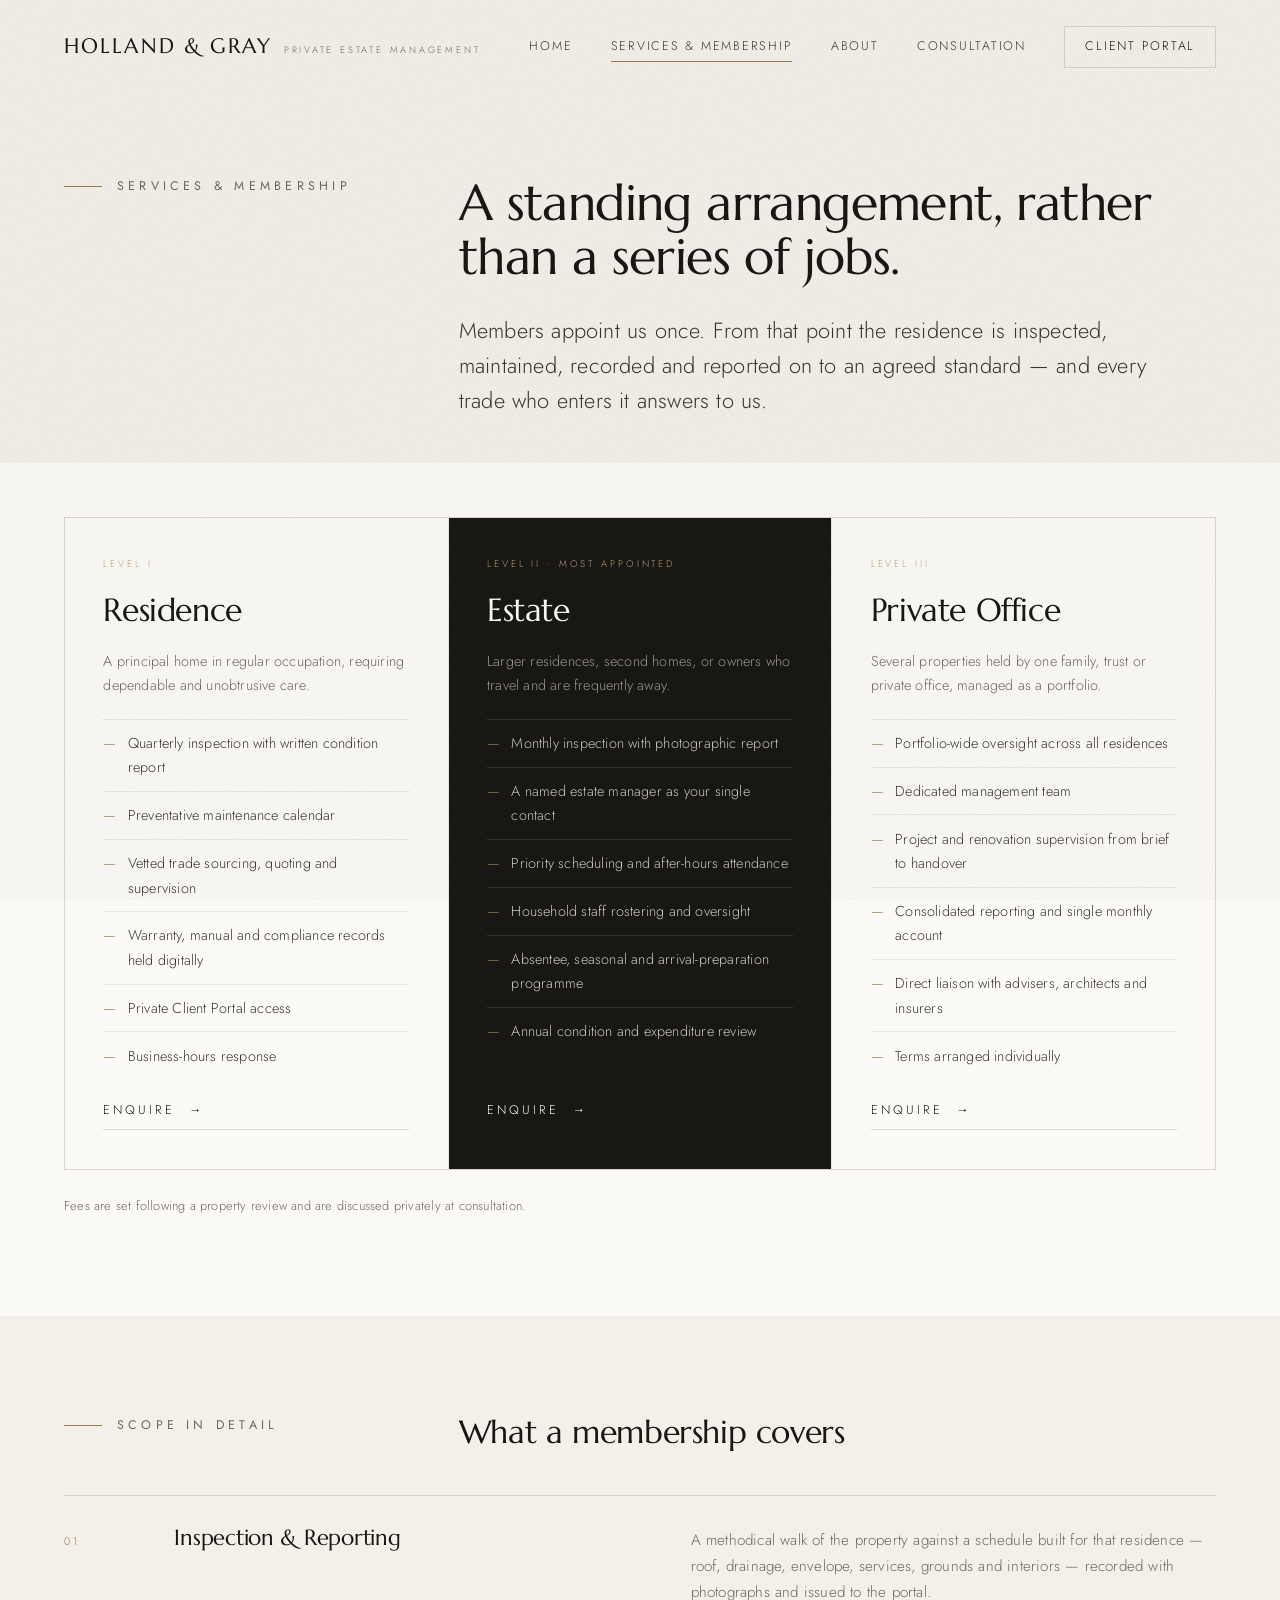
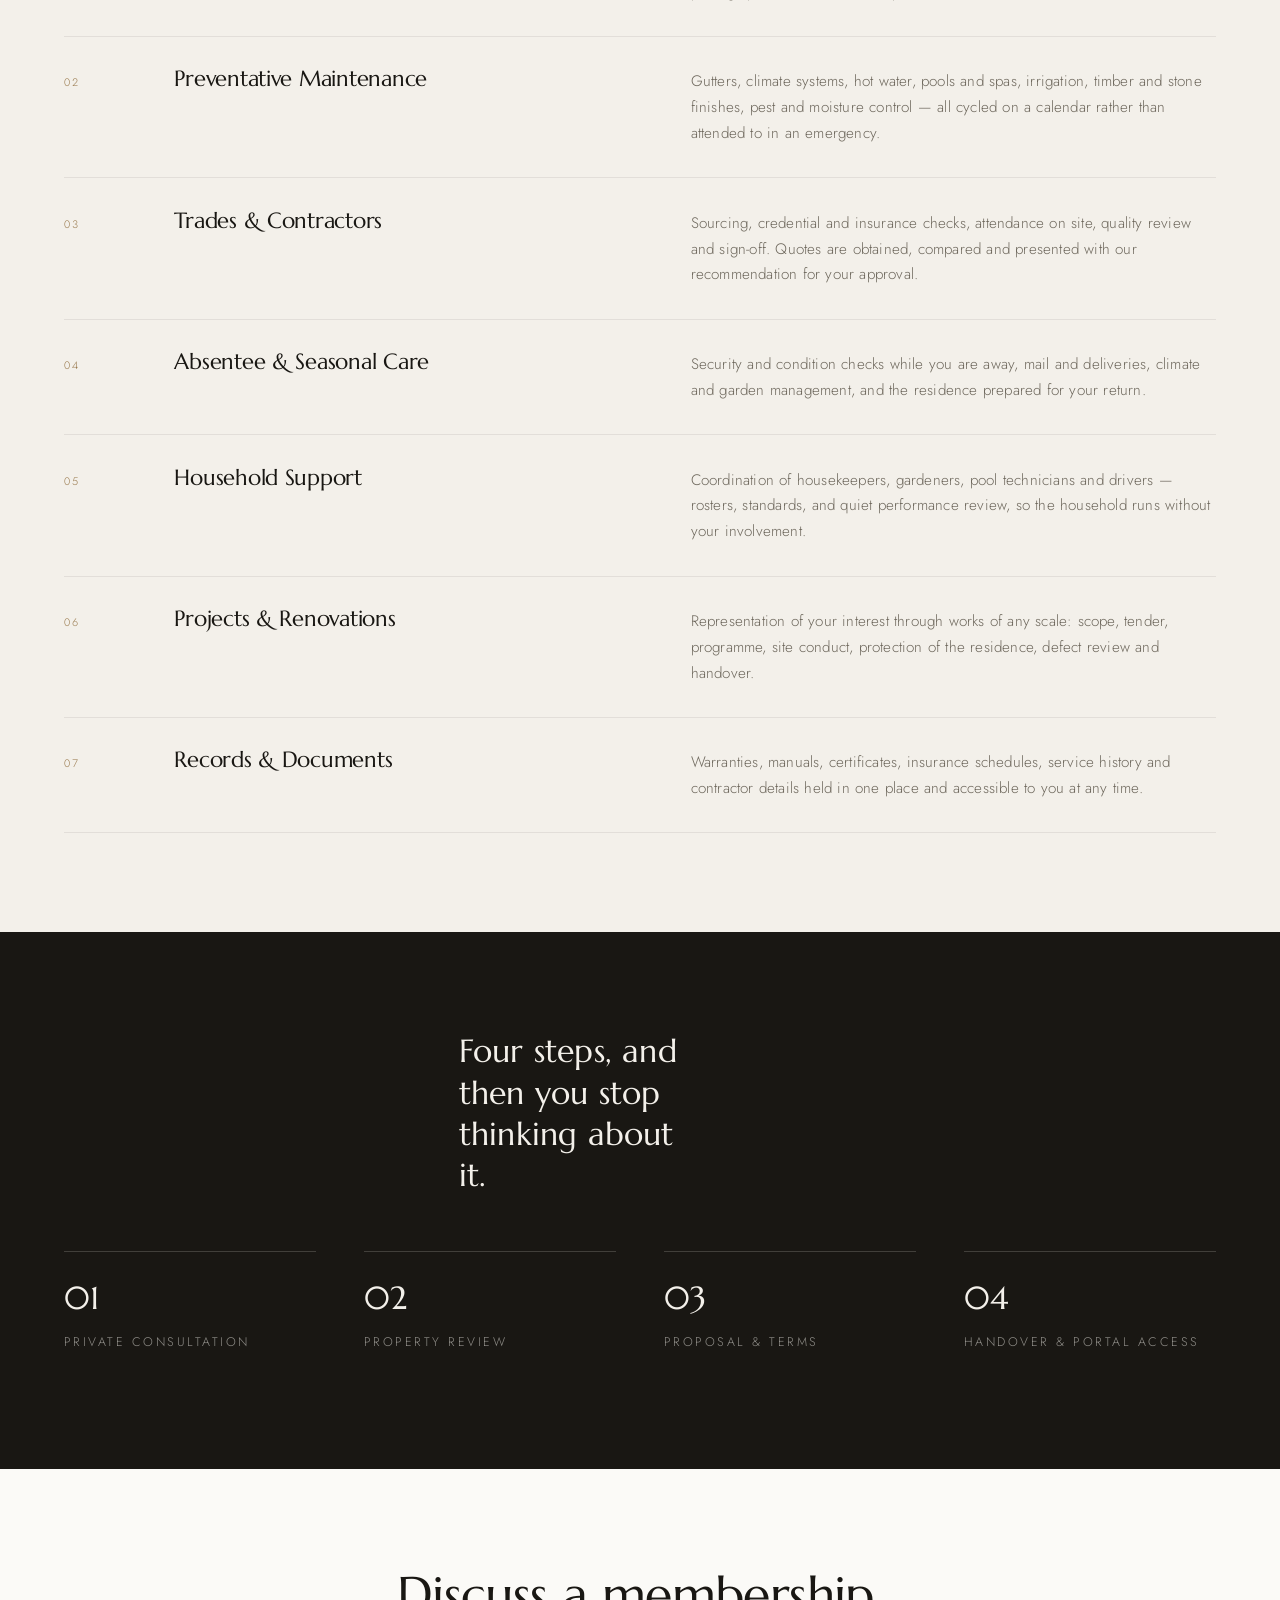
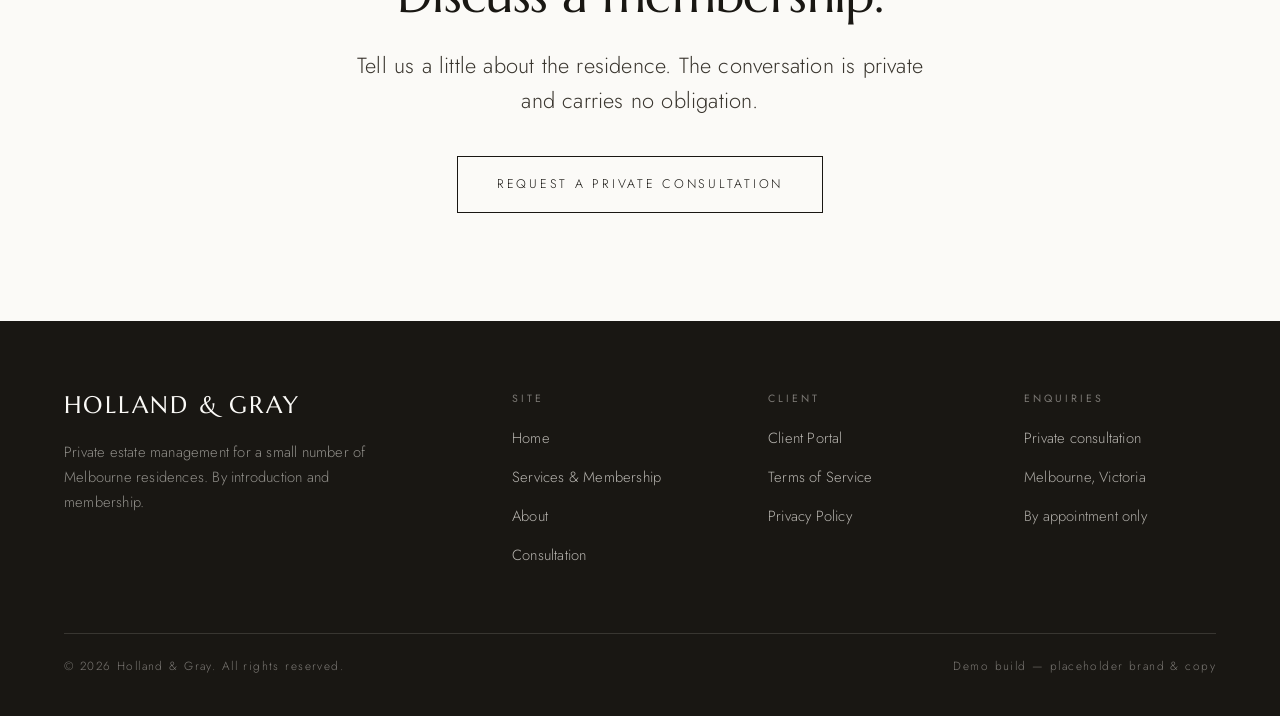
<file: membership.html>
<!doctype html>
<html lang="en-AU">
<head>
<meta charset="utf-8">
<meta name="viewport" content="width=device-width, initial-scale=1">
<title>Services &amp; Membership — Holland &amp; Gray</title>
<meta name="description" content="Membership levels and the scope of private estate management offered to Melbourne residences.">
<link rel="preconnect" href="https://fonts.googleapis.com">
<link rel="preconnect" href="https://fonts.gstatic.com" crossorigin>
<link href="https://fonts.googleapis.com/css2?family=Marcellus&family=Jost:wght@200;300;400&display=swap" rel="stylesheet">
<link rel="stylesheet" href="assets/site.css">
</head>
<body>

<header class="site-head">
  <div class="wrap head-inner">
    <a class="brand" href="index.html">
      <span class="brand-mark">HOLLAND &amp; GRAY</span>
      <span class="brand-sub">Private Estate Management</span>
    </a>
    <nav class="nav" aria-label="Primary">
      <a href="index.html">Home</a>
      <a href="membership.html" aria-current="page">Services &amp; Membership</a>
      <a href="about.html">About</a>
      <a href="contact.html">Consultation</a>
      <a class="nav-portal" href="portal/index.html">Client Portal</a>
    </nav>
    <button class="nav-toggle" aria-label="Menu" aria-expanded="false"><span></span><span></span></button>
  </div>
</header>

<main>

  <section class="page-head">
    <div class="wrap split">
      <div><p class="eyebrow" data-reveal>Services &amp; Membership</p></div>
      <div>
        <h1 data-reveal="1">A standing arrangement, rather than a series of jobs.</h1>
        <p class="lede" style="margin-top:1.8rem;max-width:54ch" data-reveal="2">
          Members appoint us once. From that point the residence is inspected, maintained, recorded and
          reported on to an agreed standard — and every trade who enters it answers to us.
        </p>
      </div>
    </div>
  </section>

  <!-- membership tiers -->
  <section class="section section--paper" style="padding-top:clamp(2.5rem,6vh,4rem)">
    <div class="wrap">
      <div class="tiers">
        <article class="tier" data-reveal="1">
          <span class="tier-tag">Level I</span>
          <h3>Residence</h3>
          <p class="tier-note">A principal home in regular occupation, requiring dependable and unobtrusive care.</p>
          <ul class="tier-list">
            <li>Quarterly inspection with written condition report</li>
            <li>Preventative maintenance calendar</li>
            <li>Vetted trade sourcing, quoting and supervision</li>
            <li>Warranty, manual and compliance records held digitally</li>
            <li>Private Client Portal access</li>
            <li>Business-hours response</li>
          </ul>
          <a class="link-cta" href="contact.html">Enquire <span class="arrow">→</span></a>
        </article>

        <article class="tier tier--feature" data-reveal="2">
          <span class="tier-tag">Level II · Most appointed</span>
          <h3>Estate</h3>
          <p class="tier-note">Larger residences, second homes, or owners who travel and are frequently away.</p>
          <ul class="tier-list">
            <li>Monthly inspection with photographic report</li>
            <li>A named estate manager as your single contact</li>
            <li>Priority scheduling and after-hours attendance</li>
            <li>Household staff rostering and oversight</li>
            <li>Absentee, seasonal and arrival-preparation programme</li>
            <li>Annual condition and expenditure review</li>
          </ul>
          <a class="link-cta" href="contact.html" style="color:var(--paper)">Enquire <span class="arrow">→</span></a>
        </article>

        <article class="tier" data-reveal="3">
          <span class="tier-tag">Level III</span>
          <h3>Private Office</h3>
          <p class="tier-note">Several properties held by one family, trust or private office, managed as a portfolio.</p>
          <ul class="tier-list">
            <li>Portfolio-wide oversight across all residences</li>
            <li>Dedicated management team</li>
            <li>Project and renovation supervision from brief to handover</li>
            <li>Consolidated reporting and single monthly account</li>
            <li>Direct liaison with advisers, architects and insurers</li>
            <li>Terms arranged individually</li>
          </ul>
          <a class="link-cta" href="contact.html">Enquire <span class="arrow">→</span></a>
        </article>
      </div>

      <p class="form-note" style="margin-top:1.6rem" data-reveal>
        Fees are set following a property review and are discussed privately at consultation.
      </p>
    </div>
  </section>

  <!-- full scope -->
  <section class="section">
    <div class="wrap">
      <div class="split" style="margin-bottom:clamp(2rem,5vh,3.5rem)">
        <div><p class="eyebrow" data-reveal>Scope in detail</p></div>
        <div><h2 data-reveal="1" style="font-size:var(--step-2);max-width:24ch">What a membership covers</h2></div>
      </div>

      <div class="ledger">
        <div class="ledger-row" data-reveal>
          <span class="ledger-num">01</span>
          <h3>Inspection &amp; Reporting</h3>
          <p>A methodical walk of the property against a schedule built for that residence — roof, drainage, envelope, services, grounds and interiors — recorded with photographs and issued to the portal.</p>
        </div>
        <div class="ledger-row" data-reveal="1">
          <span class="ledger-num">02</span>
          <h3>Preventative Maintenance</h3>
          <p>Gutters, climate systems, hot water, pools and spas, irrigation, timber and stone finishes, pest and moisture control — all cycled on a calendar rather than attended to in an emergency.</p>
        </div>
        <div class="ledger-row" data-reveal="2">
          <span class="ledger-num">03</span>
          <h3>Trades &amp; Contractors</h3>
          <p>Sourcing, credential and insurance checks, attendance on site, quality review and sign-off. Quotes are obtained, compared and presented with our recommendation for your approval.</p>
        </div>
        <div class="ledger-row" data-reveal="3">
          <span class="ledger-num">04</span>
          <h3>Absentee &amp; Seasonal Care</h3>
          <p>Security and condition checks while you are away, mail and deliveries, climate and garden management, and the residence prepared for your return.</p>
        </div>
        <div class="ledger-row" data-reveal="4">
          <span class="ledger-num">05</span>
          <h3>Household Support</h3>
          <p>Coordination of housekeepers, gardeners, pool technicians and drivers — rosters, standards, and quiet performance review, so the household runs without your involvement.</p>
        </div>
        <div class="ledger-row" data-reveal="5">
          <span class="ledger-num">06</span>
          <h3>Projects &amp; Renovations</h3>
          <p>Representation of your interest through works of any scale: scope, tender, programme, site conduct, protection of the residence, defect review and handover.</p>
        </div>
        <div class="ledger-row" data-reveal="5">
          <span class="ledger-num">07</span>
          <h3>Records &amp; Documents</h3>
          <p>Warranties, manuals, certificates, insurance schedules, service history and contractor details held in one place and accessible to you at any time.</p>
        </div>
      </div>
    </div>
  </section>

  <!-- process -->
  <section class="section section--ink">
    <div class="wrap">
      <div class="split" style="margin-bottom:clamp(2.5rem,6vh,4rem)">
        <div><p class="eyebrow" data-reveal>Appointment</p></div>
        <div class="quote" data-reveal="1"><blockquote>Four steps, and then you stop thinking about it.</blockquote></div>
      </div>
      <dl class="assurance">
        <div data-reveal="1"><dt>01</dt><dd>Private consultation</dd></div>
        <div data-reveal="2"><dt>02</dt><dd>Property review</dd></div>
        <div data-reveal="3"><dt>03</dt><dd>Proposal &amp; terms</dd></div>
        <div data-reveal="4"><dt>04</dt><dd>Handover &amp; portal access</dd></div>
      </dl>
    </div>
  </section>

  <section class="section section--paper closing">
    <div class="wrap wrap--narrow">
      <h2 data-reveal>Discuss a membership.</h2>
      <p class="lede" style="margin:1.6rem auto 2.4rem;max-width:46ch" data-reveal="1">
        Tell us a little about the residence. The conversation is private and carries no obligation.
      </p>
      <a class="btn" href="contact.html" data-reveal="2"><span>Request a Private Consultation</span></a>
    </div>
  </section>

</main>

<footer class="site-foot">
  <div class="wrap">
    <div class="foot-grid">
      <div class="foot-brand">
        <span class="brand-mark">HOLLAND &amp; GRAY</span>
        <p>Private estate management for a small number of Melbourne residences. By introduction and membership.</p>
      </div>
      <div>
        <h4>Site</h4>
        <ul>
          <li><a href="index.html">Home</a></li>
          <li><a href="membership.html">Services &amp; Membership</a></li>
          <li><a href="about.html">About</a></li>
          <li><a href="contact.html">Consultation</a></li>
        </ul>
      </div>
      <div>
        <h4>Client</h4>
        <ul>
          <li><a href="portal/index.html">Client Portal</a></li>
          <li><a href="terms.html">Terms of Service</a></li>
          <li><a href="terms.html#privacy">Privacy Policy</a></li>
        </ul>
      </div>
      <div>
        <h4>Enquiries</h4>
        <ul>
          <li><a href="contact.html">Private consultation</a></li>
          <li><span style="font-size:.92rem">Melbourne, Victoria</span></li>
          <li><span style="font-size:.92rem">By appointment only</span></li>
        </ul>
      </div>
    </div>
    <div class="foot-base">
      <span>© <span data-year>2026</span> Holland &amp; Gray. All rights reserved.</span>
      <span>Demo build — placeholder brand &amp; copy</span>
    </div>
  </div>
</footer>

<script src="assets/site.js"></script>
</body>
</html>
</file>
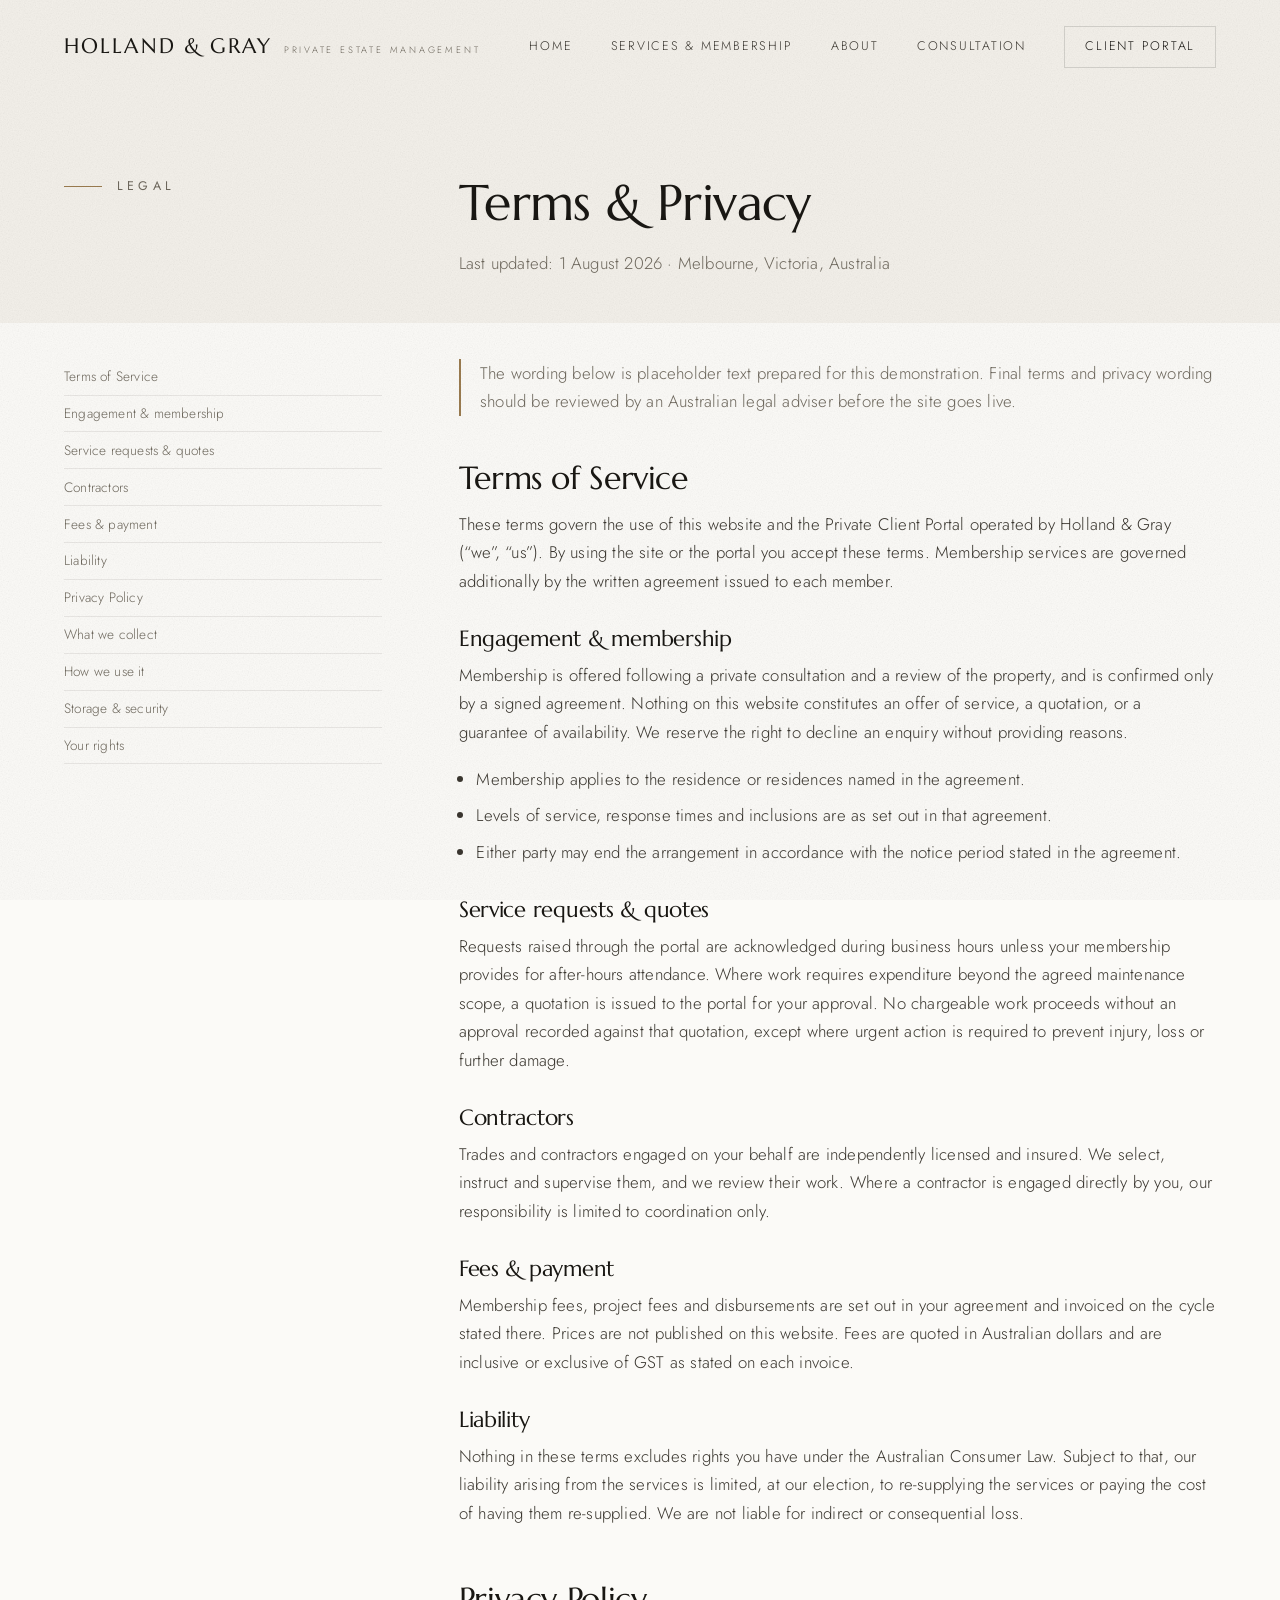
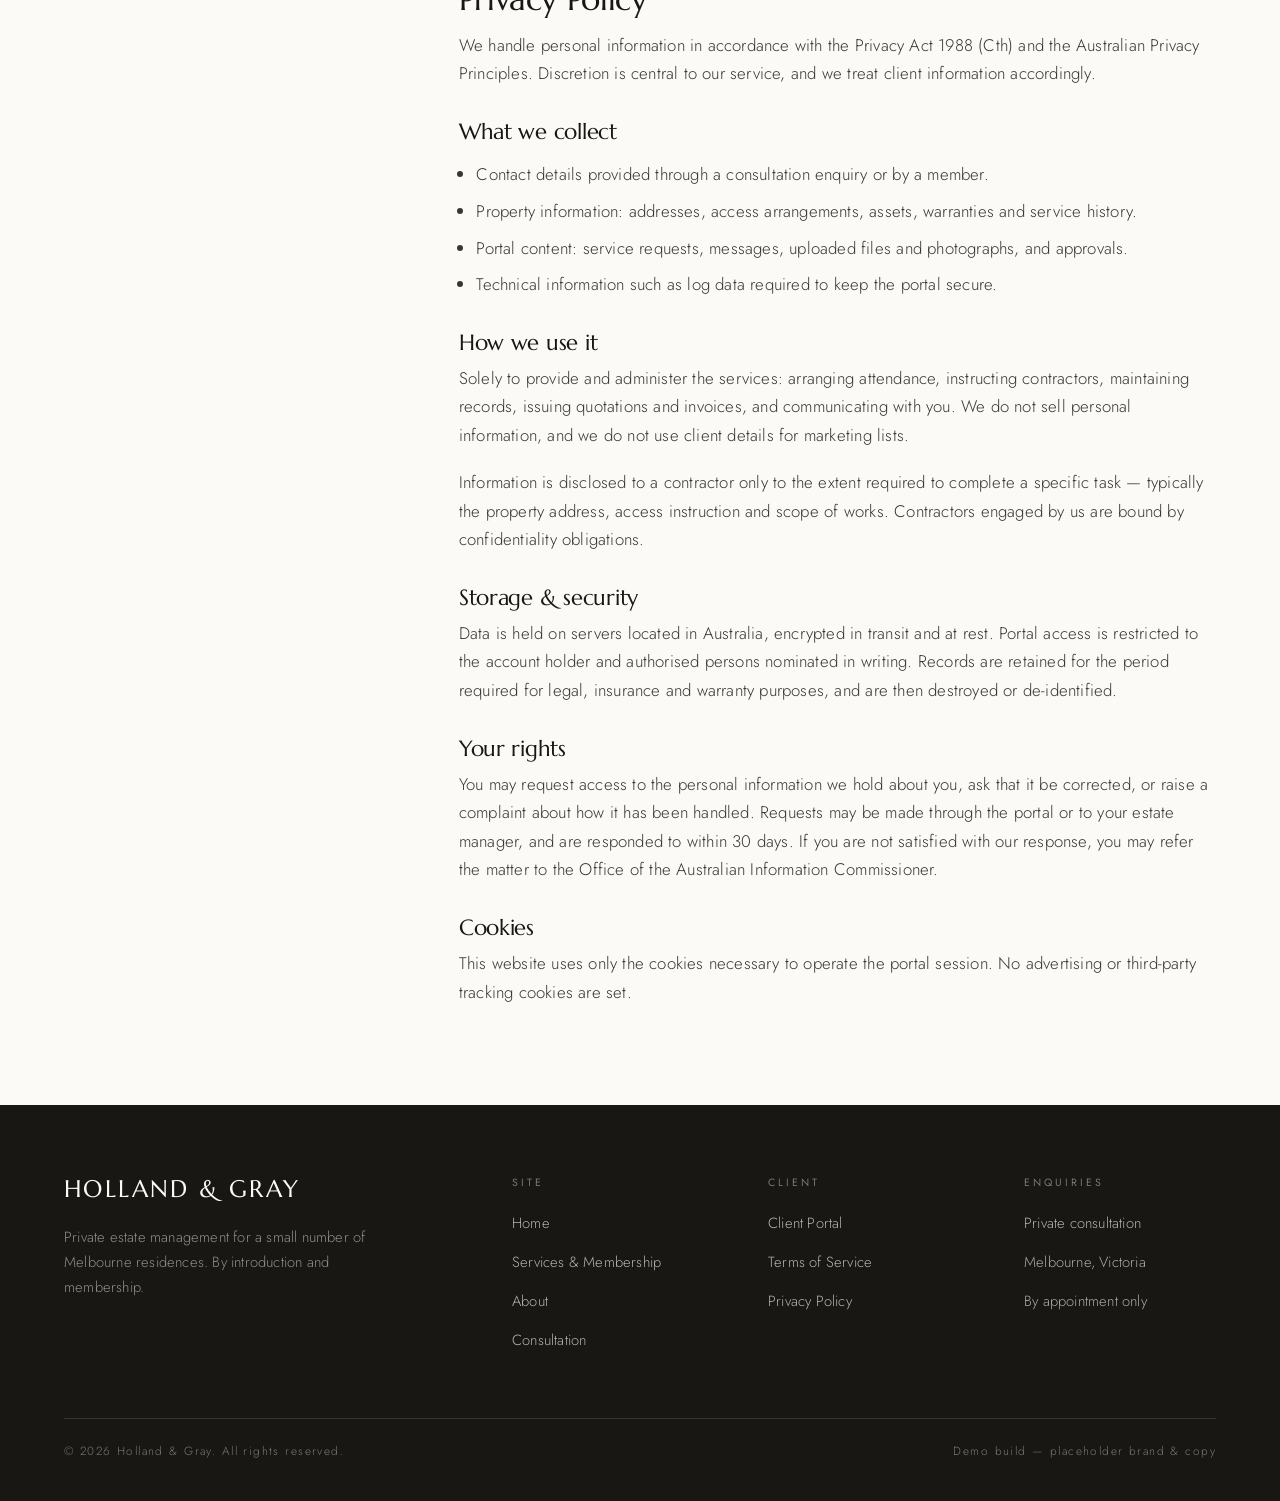
<file: terms.html>
<!doctype html>
<html lang="en-AU">
<head>
<meta charset="utf-8">
<meta name="viewport" content="width=device-width, initial-scale=1">
<title>Terms &amp; Privacy — Holland &amp; Gray</title>
<meta name="description" content="Terms of service and privacy policy for Holland &amp; Gray private estate management.">
<link rel="preconnect" href="https://fonts.googleapis.com">
<link rel="preconnect" href="https://fonts.gstatic.com" crossorigin>
<link href="https://fonts.googleapis.com/css2?family=Marcellus&family=Jost:wght@200;300;400&display=swap" rel="stylesheet">
<link rel="stylesheet" href="assets/site.css">
</head>
<body>

<header class="site-head">
  <div class="wrap head-inner">
    <a class="brand" href="index.html">
      <span class="brand-mark">HOLLAND &amp; GRAY</span>
      <span class="brand-sub">Private Estate Management</span>
    </a>
    <nav class="nav" aria-label="Primary">
      <a href="index.html">Home</a>
      <a href="membership.html">Services &amp; Membership</a>
      <a href="about.html">About</a>
      <a href="contact.html">Consultation</a>
      <a class="nav-portal" href="portal/index.html">Client Portal</a>
    </nav>
    <button class="nav-toggle" aria-label="Menu" aria-expanded="false"><span></span><span></span></button>
  </div>
</header>

<main>

  <section class="page-head">
    <div class="wrap split">
      <div><p class="eyebrow" data-reveal>Legal</p></div>
      <div>
        <h1 data-reveal="1">Terms &amp; Privacy</h1>
        <p class="muted" style="margin-top:1.2rem" data-reveal="2">Last updated: 1 August 2026 · Melbourne, Victoria, Australia</p>
      </div>
    </div>
  </section>

  <section class="section section--paper" style="padding-top:clamp(1.5rem,4vh,2.5rem)">
    <div class="wrap split">

      <nav class="toc" aria-label="On this page" data-reveal>
        <a href="#terms">Terms of Service</a>
        <a href="#engagement">Engagement &amp; membership</a>
        <a href="#requests">Service requests &amp; quotes</a>
        <a href="#contractors">Contractors</a>
        <a href="#fees">Fees &amp; payment</a>
        <a href="#liability">Liability</a>
        <a href="#privacy">Privacy Policy</a>
        <a href="#collect">What we collect</a>
        <a href="#use">How we use it</a>
        <a href="#security">Storage &amp; security</a>
        <a href="#rights">Your rights</a>
      </nav>

      <div class="prose" data-reveal="1">
        <p style="border-left:2px solid var(--brass);padding-left:1.2rem;color:var(--ink-mute)">
          The wording below is placeholder text prepared for this demonstration. Final terms and privacy
          wording should be reviewed by an Australian legal adviser before the site goes live.
        </p>

        <h2 id="terms">Terms of Service</h2>
        <p>These terms govern the use of this website and the Private Client Portal operated by Holland &amp; Gray
        (“we”, “us”). By using the site or the portal you accept these terms. Membership services are governed
        additionally by the written agreement issued to each member.</p>

        <h3 id="engagement">Engagement &amp; membership</h3>
        <p>Membership is offered following a private consultation and a review of the property, and is confirmed only
        by a signed agreement. Nothing on this website constitutes an offer of service, a quotation, or a guarantee
        of availability. We reserve the right to decline an enquiry without providing reasons.</p>
        <ul>
          <li>Membership applies to the residence or residences named in the agreement.</li>
          <li>Levels of service, response times and inclusions are as set out in that agreement.</li>
          <li>Either party may end the arrangement in accordance with the notice period stated in the agreement.</li>
        </ul>

        <h3 id="requests">Service requests &amp; quotes</h3>
        <p>Requests raised through the portal are acknowledged during business hours unless your membership provides
        for after-hours attendance. Where work requires expenditure beyond the agreed maintenance scope, a quotation
        is issued to the portal for your approval. No chargeable work proceeds without an approval recorded against
        that quotation, except where urgent action is required to prevent injury, loss or further damage.</p>

        <h3 id="contractors">Contractors</h3>
        <p>Trades and contractors engaged on your behalf are independently licensed and insured. We select, instruct
        and supervise them, and we review their work. Where a contractor is engaged directly by you, our
        responsibility is limited to coordination only.</p>

        <h3 id="fees">Fees &amp; payment</h3>
        <p>Membership fees, project fees and disbursements are set out in your agreement and invoiced on the cycle
        stated there. Prices are not published on this website. Fees are quoted in Australian dollars and are
        inclusive or exclusive of GST as stated on each invoice.</p>

        <h3 id="liability">Liability</h3>
        <p>Nothing in these terms excludes rights you have under the Australian Consumer Law. Subject to that, our
        liability arising from the services is limited, at our election, to re-supplying the services or paying the
        cost of having them re-supplied. We are not liable for indirect or consequential loss.</p>

        <h2 id="privacy" style="margin-top:3.4rem">Privacy Policy</h2>
        <p>We handle personal information in accordance with the Privacy Act 1988 (Cth) and the Australian Privacy
        Principles. Discretion is central to our service, and we treat client information accordingly.</p>

        <h3 id="collect">What we collect</h3>
        <ul>
          <li>Contact details provided through a consultation enquiry or by a member.</li>
          <li>Property information: addresses, access arrangements, assets, warranties and service history.</li>
          <li>Portal content: service requests, messages, uploaded files and photographs, and approvals.</li>
          <li>Technical information such as log data required to keep the portal secure.</li>
        </ul>

        <h3 id="use">How we use it</h3>
        <p>Solely to provide and administer the services: arranging attendance, instructing contractors, maintaining
        records, issuing quotations and invoices, and communicating with you. We do not sell personal information,
        and we do not use client details for marketing lists.</p>
        <p>Information is disclosed to a contractor only to the extent required to complete a specific task —
        typically the property address, access instruction and scope of works. Contractors engaged by us are bound
        by confidentiality obligations.</p>

        <h3 id="security">Storage &amp; security</h3>
        <p>Data is held on servers located in Australia, encrypted in transit and at rest. Portal access is
        restricted to the account holder and authorised persons nominated in writing. Records are retained for the
        period required for legal, insurance and warranty purposes, and are then destroyed or de-identified.</p>

        <h3 id="rights">Your rights</h3>
        <p>You may request access to the personal information we hold about you, ask that it be corrected, or raise a
        complaint about how it has been handled. Requests may be made through the portal or to your estate manager,
        and are responded to within 30 days. If you are not satisfied with our response, you may refer the matter to
        the Office of the Australian Information Commissioner.</p>

        <h3>Cookies</h3>
        <p>This website uses only the cookies necessary to operate the portal session. No advertising or third-party
        tracking cookies are set.</p>
      </div>

    </div>
  </section>

</main>

<footer class="site-foot">
  <div class="wrap">
    <div class="foot-grid">
      <div class="foot-brand">
        <span class="brand-mark">HOLLAND &amp; GRAY</span>
        <p>Private estate management for a small number of Melbourne residences. By introduction and membership.</p>
      </div>
      <div>
        <h4>Site</h4>
        <ul>
          <li><a href="index.html">Home</a></li>
          <li><a href="membership.html">Services &amp; Membership</a></li>
          <li><a href="about.html">About</a></li>
          <li><a href="contact.html">Consultation</a></li>
        </ul>
      </div>
      <div>
        <h4>Client</h4>
        <ul>
          <li><a href="portal/index.html">Client Portal</a></li>
          <li><a href="terms.html">Terms of Service</a></li>
          <li><a href="terms.html#privacy">Privacy Policy</a></li>
        </ul>
      </div>
      <div>
        <h4>Enquiries</h4>
        <ul>
          <li><a href="contact.html">Private consultation</a></li>
          <li><span style="font-size:.92rem">Melbourne, Victoria</span></li>
          <li><span style="font-size:.92rem">By appointment only</span></li>
        </ul>
      </div>
    </div>
    <div class="foot-base">
      <span>© <span data-year>2026</span> Holland &amp; Gray. All rights reserved.</span>
      <span>Demo build — placeholder brand &amp; copy</span>
    </div>
  </div>
</footer>

<script src="assets/site.js"></script>
</body>
</html>
</file>
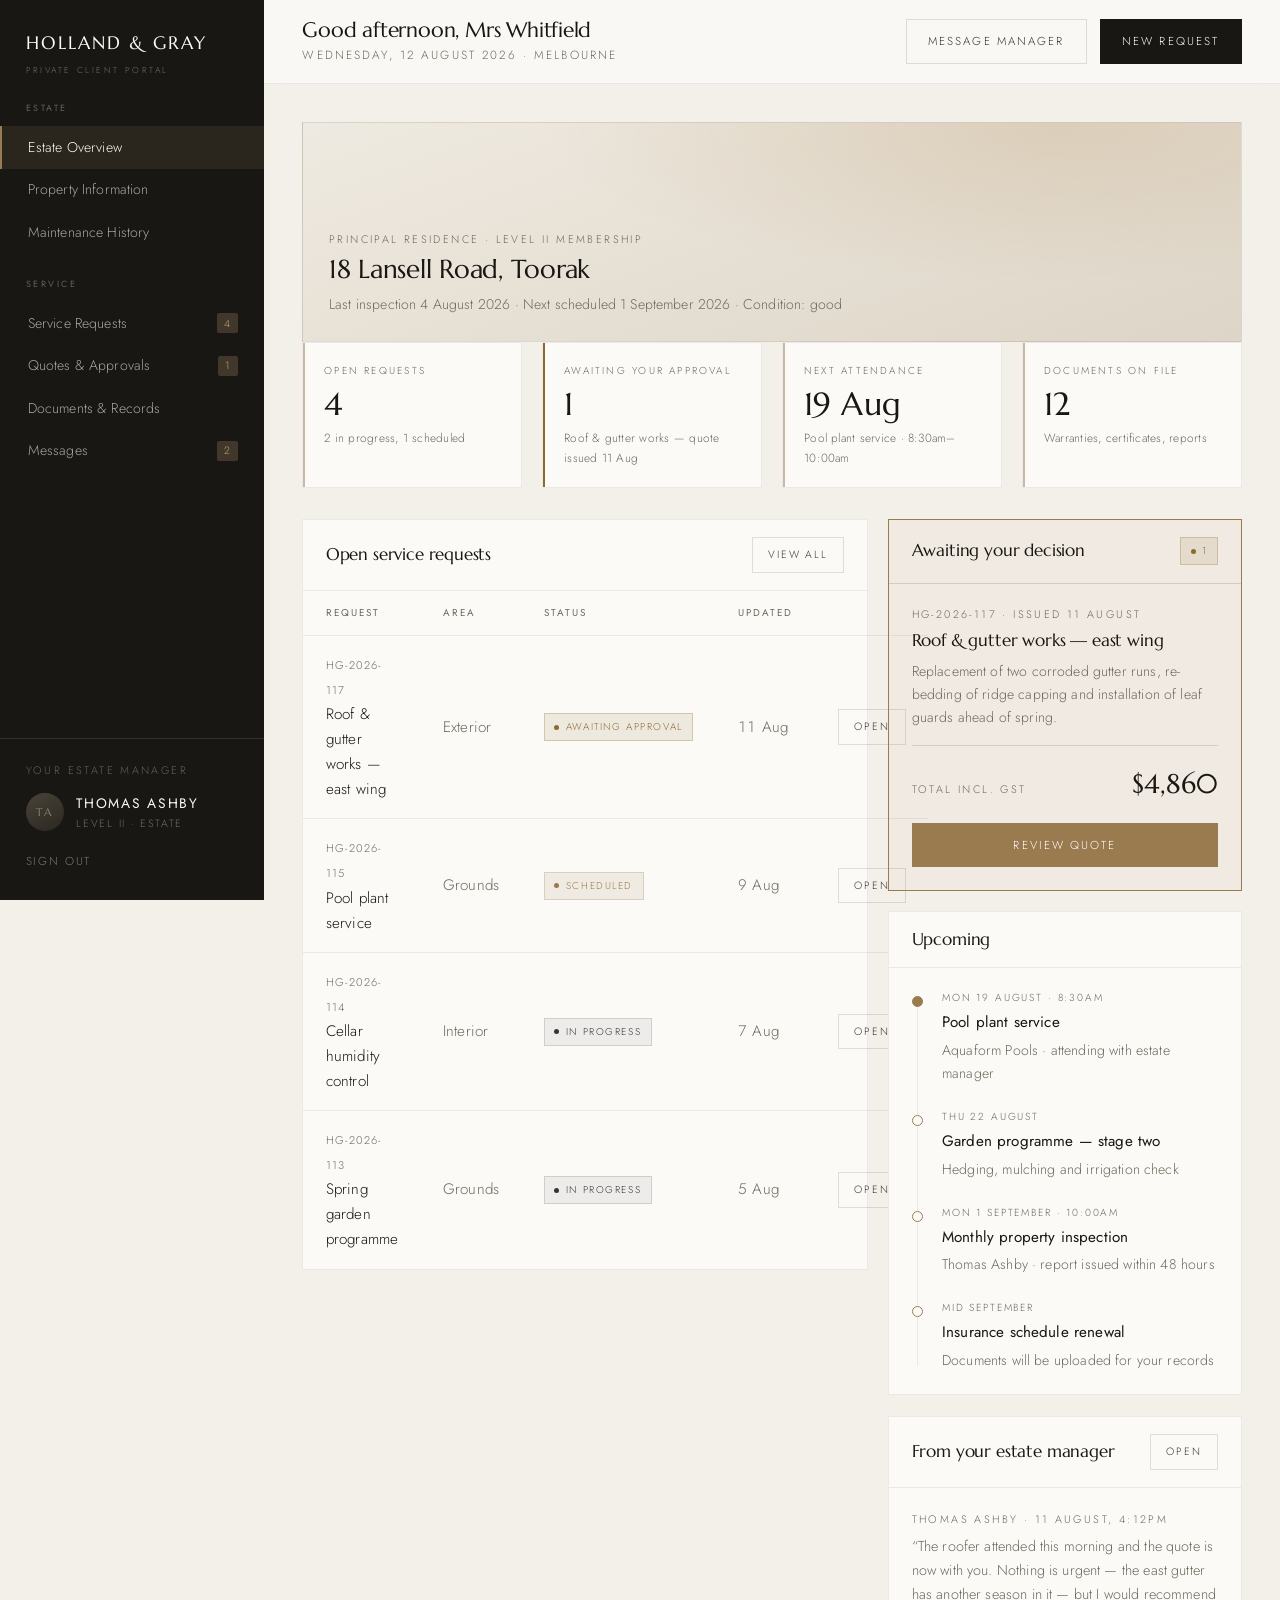
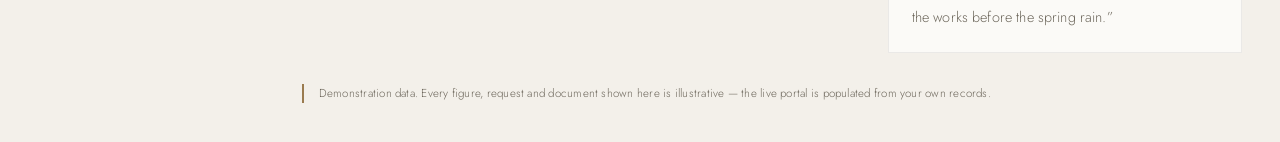
<file: portal/dashboard.html>
<!doctype html>
<html lang="en-AU">
<head>
<meta charset="utf-8">
<meta name="viewport" content="width=device-width, initial-scale=1">
<title>Estate Overview — Holland &amp; Gray Portal</title>
<meta name="robots" content="noindex">
<link rel="preconnect" href="https://fonts.googleapis.com">
<link rel="preconnect" href="https://fonts.gstatic.com" crossorigin>
<link href="https://fonts.googleapis.com/css2?family=Marcellus&family=Jost:wght@200;300;400&display=swap" rel="stylesheet">
<link rel="stylesheet" href="../assets/portal.css">
</head>
<body>

<div class="shell">

  <aside class="rail">
    <a class="rail-brand" href="dashboard.html">
      <span class="mark">HOLLAND &amp; GRAY</span>
      <span class="sub">Private Client Portal</span>
    </a>

    <div class="rail-group">
      <h4>Estate</h4>
      <nav>
        <a href="dashboard.html" aria-current="page">Estate Overview</a>
        <a href="property.html">Property Information</a>
        <a href="history.html">Maintenance History</a>
      </nav>
    </div>

    <div class="rail-group">
      <h4>Service</h4>
      <nav>
        <a href="requests.html">Service Requests <span class="rail-count">4</span></a>
        <a href="request.html">Quotes &amp; Approvals <span class="rail-count">1</span></a>
        <a href="documents.html">Documents &amp; Records</a>
        <a href="messages.html">Messages <span class="rail-count">2</span></a>
      </nav>
    </div>

    <div class="rail-foot">
      <p class="u-tiny" style="color:rgba(243,240,234,.34);margin-bottom:.8rem">Your estate manager</p>
      <div class="rail-manager">
        <span class="avatar">TA</span>
        <span>
          <strong>Thomas Ashby</strong>
          <span>Level II · Estate</span>
        </span>
      </div>
      <p style="margin-top:1.1rem"><a href="index.html" style="font-size:.72rem;letter-spacing:.16em;text-transform:uppercase;color:rgba(243,240,234,.45);text-decoration:none">Sign out</a></p>
    </div>
  </aside>

  <div class="main">

    <div class="topbar">
      <div style="display:flex;align-items:center;gap:1rem">
        <button class="rail-toggle" aria-label="Menu"><span></span><span></span></button>
        <div class="topbar-title">
          <h1>Good afternoon, Mrs Whitfield</h1>
          <p>Wednesday, 12 August 2026 · Melbourne</p>
        </div>
      </div>
      <div class="topbar-actions">
        <a class="b b--ghost" href="messages.html"><span>Message manager</span></a>
        <button class="b b--solid" data-modal-open="new-request"><span>New request</span></button>
      </div>
    </div>

    <div class="content">

      <!-- residence header -->
      <section class="hero-prop">
        <div>
          <p class="u-tiny">Principal residence · Level II Membership</p>
          <h2>18 Lansell Road, Toorak</h2>
          <p class="u-mute" style="margin-top:.5rem;font-size:.88rem">
            Last inspection 4 August 2026 · Next scheduled 1 September 2026 · Condition: good
          </p>
        </div>
      </section>

      <!-- stats -->
      <dl class="grid grid--4" style="margin:0">
        <div class="stat">
          <dt>Open requests</dt>
          <dd>4</dd>
          <span class="stat-note">2 in progress, 1 scheduled</span>
        </div>
        <div class="stat stat--attention">
          <dt>Awaiting your approval</dt>
          <dd>1</dd>
          <span class="stat-note">Roof &amp; gutter works — quote issued 11 Aug</span>
        </div>
        <div class="stat">
          <dt>Next attendance</dt>
          <dd>19 Aug</dd>
          <span class="stat-note">Pool plant service · 8:30am–10:00am</span>
        </div>
        <div class="stat">
          <dt>Documents on file</dt>
          <dd>12</dd>
          <span class="stat-note">Warranties, certificates, reports</span>
        </div>
      </dl>

      <div class="grid grid--main">

        <!-- open requests -->
        <section class="panel">
          <div class="panel-head">
            <h2>Open service requests</h2>
            <a class="b b--ghost b--sm" href="requests.html"><span>View all</span></a>
          </div>
          <div class="panel-body panel-body--flush">
            <table class="table">
              <thead>
                <tr><th>Request</th><th>Area</th><th>Status</th><th>Updated</th><th></th></tr>
              </thead>
              <tbody>
                <tr>
                  <td><span class="ref">HG-2026-117</span><br><a class="title" href="request.html">Roof &amp; gutter works — east wing</a></td>
                  <td class="u-mute">Exterior</td>
                  <td><span class="chip chip--approval">Awaiting approval</span></td>
                  <td class="u-mute num">11 Aug</td>
                  <td class="u-right"><a class="b b--ghost b--sm" href="request.html"><span>Open</span></a></td>
                </tr>
                <tr>
                  <td><span class="ref">HG-2026-115</span><br><a class="title" href="request.html">Pool plant service</a></td>
                  <td class="u-mute">Grounds</td>
                  <td><span class="chip chip--scheduled">Scheduled</span></td>
                  <td class="u-mute num">9 Aug</td>
                  <td class="u-right"><a class="b b--ghost b--sm" href="request.html"><span>Open</span></a></td>
                </tr>
                <tr>
                  <td><span class="ref">HG-2026-114</span><br><a class="title" href="request.html">Cellar humidity control</a></td>
                  <td class="u-mute">Interior</td>
                  <td><span class="chip chip--progress">In progress</span></td>
                  <td class="u-mute num">7 Aug</td>
                  <td class="u-right"><a class="b b--ghost b--sm" href="request.html"><span>Open</span></a></td>
                </tr>
                <tr>
                  <td><span class="ref">HG-2026-113</span><br><a class="title" href="request.html">Spring garden programme</a></td>
                  <td class="u-mute">Grounds</td>
                  <td><span class="chip chip--progress">In progress</span></td>
                  <td class="u-mute num">5 Aug</td>
                  <td class="u-right"><a class="b b--ghost b--sm" href="request.html"><span>Open</span></a></td>
                </tr>
              </tbody>
            </table>
          </div>
        </section>

        <!-- right column -->
        <div style="display:grid;gap:clamp(.9rem,1.6vw,1.4rem)">

          <section class="panel quote-card">
            <div class="panel-head">
              <h2>Awaiting your decision</h2>
              <span class="chip chip--approval">1</span>
            </div>
            <div class="panel-body">
              <p class="u-tiny" style="margin-bottom:.4rem">HG-2026-117 · Issued 11 August</p>
              <h3 style="font-size:1.05rem">Roof &amp; gutter works — east wing</h3>
              <p class="u-mute" style="margin-top:.6rem;font-size:.88rem">
                Replacement of two corroded gutter runs, re-bedding of ridge capping and
                installation of leaf guards ahead of spring.
              </p>
              <div class="quote-total" style="border-top:1px solid rgba(154,123,79,.28);margin-top:1rem">
                <span class="u-tiny">Total incl. GST</span>
                <span class="amount">$4,860</span>
              </div>
              <a class="b b--brass" href="request.html" style="width:100%;margin-top:1rem"><span>Review quote</span></a>
            </div>
          </section>

          <section class="panel">
            <div class="panel-head"><h2>Upcoming</h2></div>
            <div class="panel-body">
              <ul class="timeline">
                <li class="is-key">
                  <time>Mon 19 August · 8:30am</time>
                  <strong>Pool plant service</strong>
                  <p>Aquaform Pools · attending with estate manager</p>
                </li>
                <li>
                  <time>Thu 22 August</time>
                  <strong>Garden programme — stage two</strong>
                  <p>Hedging, mulching and irrigation check</p>
                </li>
                <li>
                  <time>Mon 1 September · 10:00am</time>
                  <strong>Monthly property inspection</strong>
                  <p>Thomas Ashby · report issued within 48 hours</p>
                </li>
                <li>
                  <time>Mid September</time>
                  <strong>Insurance schedule renewal</strong>
                  <p>Documents will be uploaded for your records</p>
                </li>
              </ul>
            </div>
          </section>

          <section class="panel">
            <div class="panel-head">
              <h2>From your estate manager</h2>
              <a class="b b--ghost b--sm" href="messages.html"><span>Open</span></a>
            </div>
            <div class="panel-body">
              <p class="u-tiny" style="margin-bottom:.4rem">Thomas Ashby · 11 August, 4:12pm</p>
              <p class="u-mute" style="font-size:.9rem">
                “The roofer attended this morning and the quote is now with you. Nothing is urgent —
                the east gutter has another season in it — but I would recommend the works before
                the spring rain.”
              </p>
            </div>
          </section>

        </div>
      </div>

      <p class="demo-note">
        Demonstration data. Every figure, request and document shown here is illustrative —
        the live portal is populated from your own records.
      </p>

    </div>
  </div>
</div>

<!-- new request modal -->
<div class="modal" id="new-request" hidden>
  <div class="modal-card">
    <div class="panel-head">
      <h2>New service request</h2>
      <button class="b b--ghost b--sm" data-modal-close><span>Close</span></button>
    </div>
    <form class="panel-body" data-new-request>
      <div class="field">
        <label for="r-title">What needs attention?</label>
        <input id="r-title" name="title" type="text" placeholder="e.g. Hall light flickering" required>
      </div>
      <div class="field-row">
        <div class="field">
          <label for="r-area">Area</label>
          <select id="r-area" name="area">
            <option>Interior</option><option>Exterior</option><option>Grounds</option>
            <option>Services &amp; plant</option><option>Security</option><option>Other</option>
          </select>
        </div>
        <div class="field">
          <label for="r-priority">Priority</label>
          <select id="r-priority" name="priority">
            <option>Routine</option><option>Soon</option><option>Urgent</option>
          </select>
        </div>
      </div>
      <div class="field">
        <label for="r-detail">Detail</label>
        <textarea id="r-detail" name="detail" placeholder="Anything that will help us attend properly the first time."></textarea>
      </div>
      <div class="field">
        <label>Photographs (optional)</label>
        <div class="drop" data-drop data-drop-list="#new-req-files">
          <strong>Drop photographs here</strong><br>
          <span style="font-size:.78rem">or click to browse · JPG, PNG, HEIC, PDF</span>
          <input type="file" multiple hidden>
        </div>
        <ul class="files" id="new-req-files"></ul>
      </div>
      <div style="display:flex;gap:.7rem;justify-content:flex-end;margin-top:.4rem">
        <button type="button" class="b b--ghost" data-modal-close><span>Cancel</span></button>
        <button type="submit" class="b b--solid"><span>Submit request</span></button>
      </div>
    </form>
  </div>
</div>

<script src="../assets/portal.js"></script>
</body>
</html>
</file>
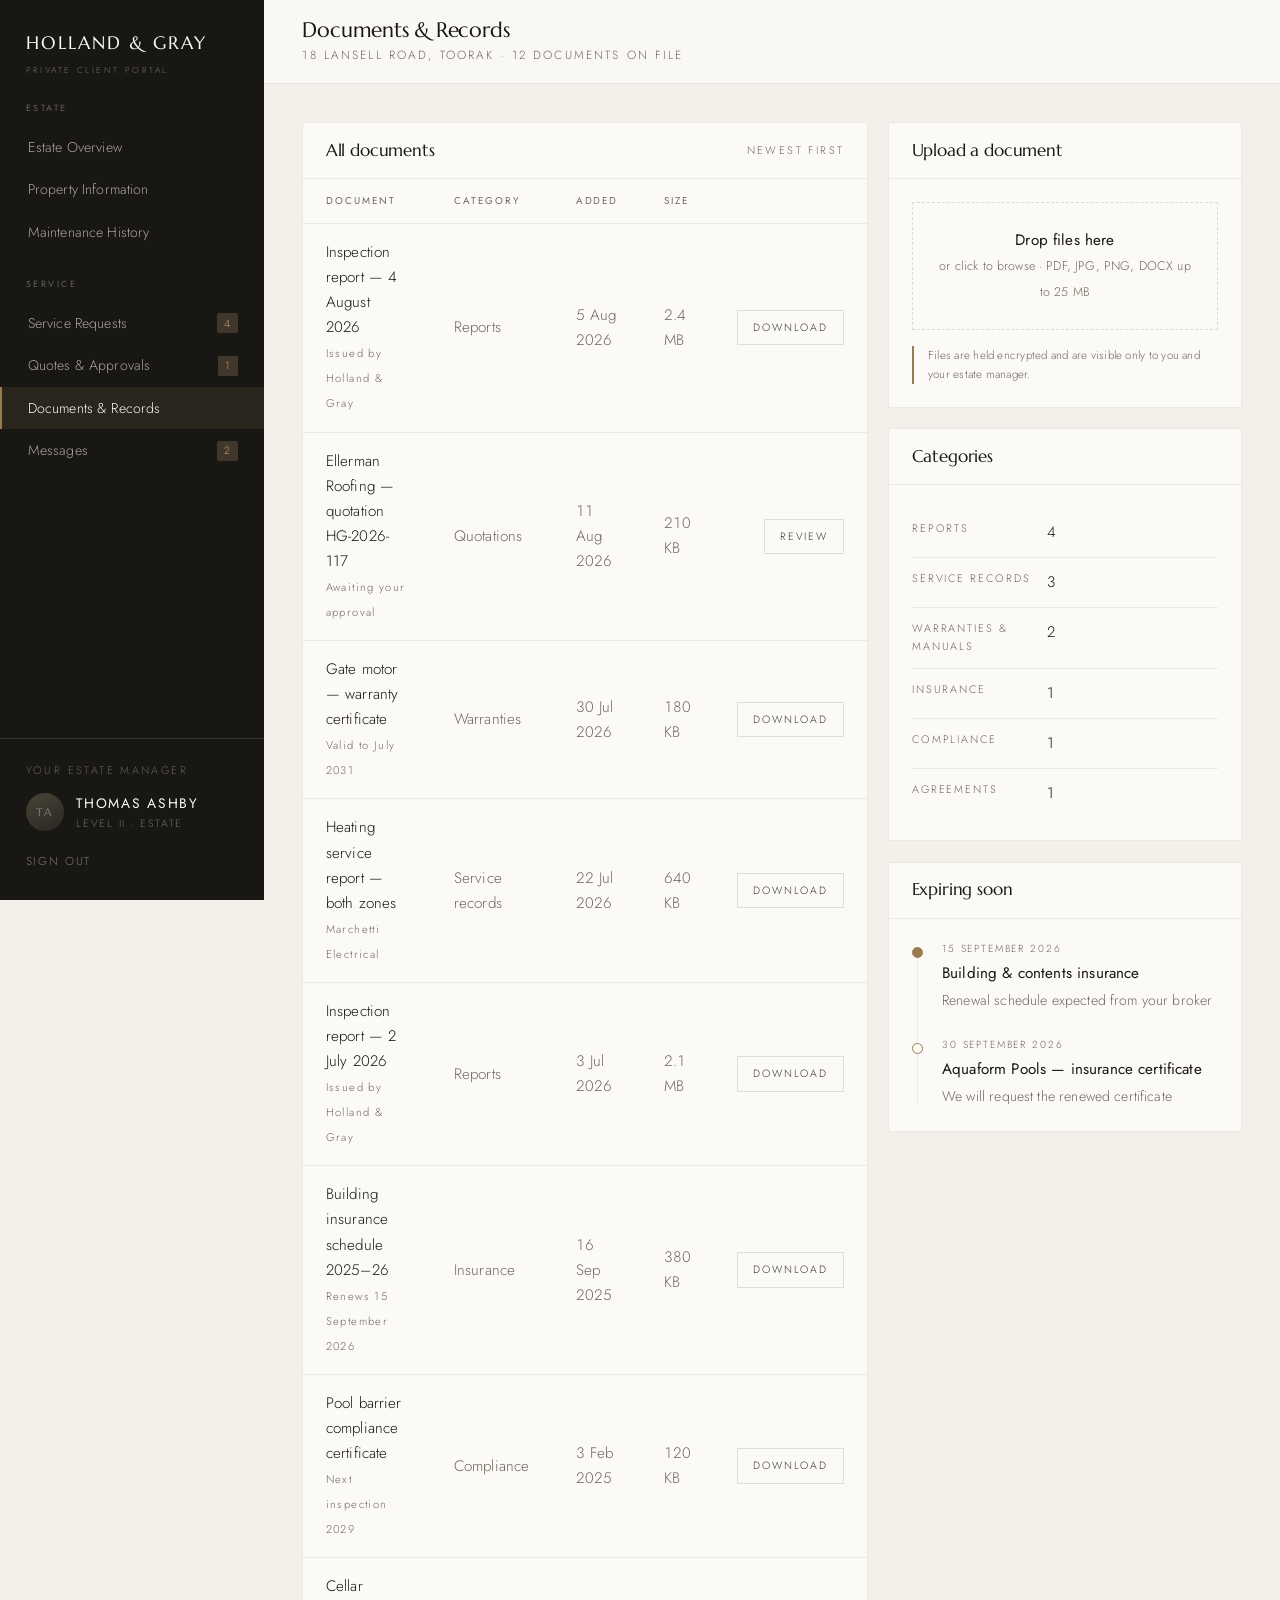
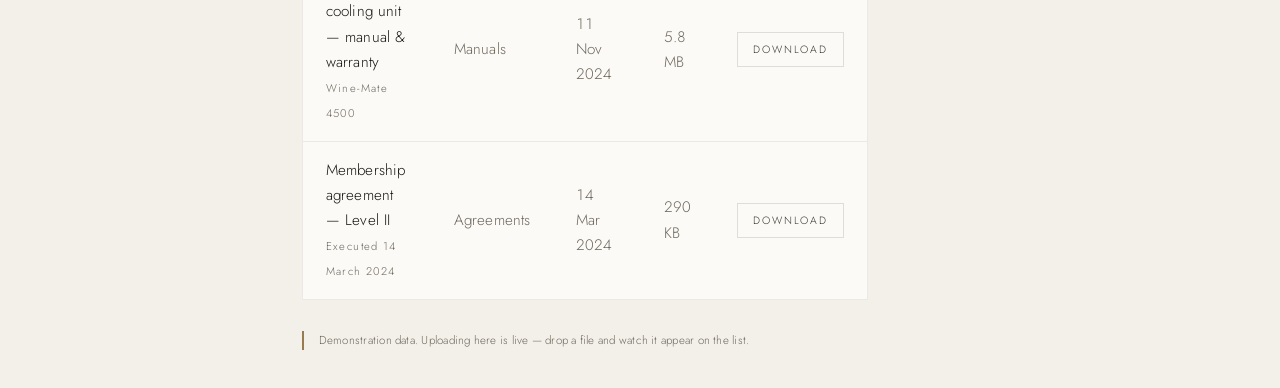
<file: portal/documents.html>
<!doctype html>
<html lang="en-AU">
<head>
<meta charset="utf-8">
<meta name="viewport" content="width=device-width, initial-scale=1">
<title>Documents &amp; Records — Holland &amp; Gray Portal</title>
<meta name="robots" content="noindex">
<link rel="preconnect" href="https://fonts.googleapis.com">
<link rel="preconnect" href="https://fonts.gstatic.com" crossorigin>
<link href="https://fonts.googleapis.com/css2?family=Marcellus&family=Jost:wght@200;300;400&display=swap" rel="stylesheet">
<link rel="stylesheet" href="../assets/portal.css">
</head>
<body>

<div class="shell">

  <aside class="rail">
    <a class="rail-brand" href="dashboard.html">
      <span class="mark">HOLLAND &amp; GRAY</span>
      <span class="sub">Private Client Portal</span>
    </a>
    <div class="rail-group">
      <h4>Estate</h4>
      <nav>
        <a href="dashboard.html">Estate Overview</a>
        <a href="property.html">Property Information</a>
        <a href="history.html">Maintenance History</a>
      </nav>
    </div>
    <div class="rail-group">
      <h4>Service</h4>
      <nav>
        <a href="requests.html">Service Requests <span class="rail-count">4</span></a>
        <a href="request.html">Quotes &amp; Approvals <span class="rail-count">1</span></a>
        <a href="documents.html" aria-current="page">Documents &amp; Records</a>
        <a href="messages.html">Messages <span class="rail-count">2</span></a>
      </nav>
    </div>
    <div class="rail-foot">
      <p class="u-tiny" style="color:rgba(243,240,234,.34);margin-bottom:.8rem">Your estate manager</p>
      <div class="rail-manager">
        <span class="avatar">TA</span>
        <span><strong>Thomas Ashby</strong><span>Level II · Estate</span></span>
      </div>
      <p style="margin-top:1.1rem"><a href="index.html" style="font-size:.72rem;letter-spacing:.16em;text-transform:uppercase;color:rgba(243,240,234,.45);text-decoration:none">Sign out</a></p>
    </div>
  </aside>

  <div class="main">

    <div class="topbar">
      <div style="display:flex;align-items:center;gap:1rem">
        <button class="rail-toggle" aria-label="Menu"><span></span><span></span></button>
        <div class="topbar-title">
          <h1>Documents &amp; Records</h1>
          <p>18 Lansell Road, Toorak · 12 documents on file</p>
        </div>
      </div>
    </div>

    <div class="content">

      <div class="grid grid--main">

        <section class="panel">
          <div class="panel-head">
            <h2>All documents</h2>
            <span class="u-tiny">Newest first</span>
          </div>
          <div class="panel-body panel-body--flush">
            <table class="table">
              <thead><tr><th>Document</th><th>Category</th><th>Added</th><th>Size</th><th></th></tr></thead>
              <tbody>
                <tr>
                  <td><a class="title" href="#">Inspection report — 4 August 2026</a><br><span class="ref">Issued by Holland &amp; Gray</span></td>
                  <td class="u-mute">Reports</td><td class="u-mute num">5 Aug 2026</td><td class="u-mute num">2.4 MB</td>
                  <td class="u-right"><a class="b b--ghost b--sm" href="#"><span>Download</span></a></td>
                </tr>
                <tr>
                  <td><a class="title" href="#">Ellerman Roofing — quotation HG-2026-117</a><br><span class="ref">Awaiting your approval</span></td>
                  <td class="u-mute">Quotations</td><td class="u-mute num">11 Aug 2026</td><td class="u-mute num">210 KB</td>
                  <td class="u-right"><a class="b b--ghost b--sm" href="request.html"><span>Review</span></a></td>
                </tr>
                <tr>
                  <td><a class="title" href="#">Gate motor — warranty certificate</a><br><span class="ref">Valid to July 2031</span></td>
                  <td class="u-mute">Warranties</td><td class="u-mute num">30 Jul 2026</td><td class="u-mute num">180 KB</td>
                  <td class="u-right"><a class="b b--ghost b--sm" href="#"><span>Download</span></a></td>
                </tr>
                <tr>
                  <td><a class="title" href="#">Heating service report — both zones</a><br><span class="ref">Marchetti Electrical</span></td>
                  <td class="u-mute">Service records</td><td class="u-mute num">22 Jul 2026</td><td class="u-mute num">640 KB</td>
                  <td class="u-right"><a class="b b--ghost b--sm" href="#"><span>Download</span></a></td>
                </tr>
                <tr>
                  <td><a class="title" href="#">Inspection report — 2 July 2026</a><br><span class="ref">Issued by Holland &amp; Gray</span></td>
                  <td class="u-mute">Reports</td><td class="u-mute num">3 Jul 2026</td><td class="u-mute num">2.1 MB</td>
                  <td class="u-right"><a class="b b--ghost b--sm" href="#"><span>Download</span></a></td>
                </tr>
                <tr>
                  <td><a class="title" href="#">Building insurance schedule 2025–26</a><br><span class="ref">Renews 15 September 2026</span></td>
                  <td class="u-mute">Insurance</td><td class="u-mute num">16 Sep 2025</td><td class="u-mute num">380 KB</td>
                  <td class="u-right"><a class="b b--ghost b--sm" href="#"><span>Download</span></a></td>
                </tr>
                <tr>
                  <td><a class="title" href="#">Pool barrier compliance certificate</a><br><span class="ref">Next inspection 2029</span></td>
                  <td class="u-mute">Compliance</td><td class="u-mute num">3 Feb 2025</td><td class="u-mute num">120 KB</td>
                  <td class="u-right"><a class="b b--ghost b--sm" href="#"><span>Download</span></a></td>
                </tr>
                <tr>
                  <td><a class="title" href="#">Cellar cooling unit — manual &amp; warranty</a><br><span class="ref">Wine-Mate 4500</span></td>
                  <td class="u-mute">Manuals</td><td class="u-mute num">11 Nov 2024</td><td class="u-mute num">5.8 MB</td>
                  <td class="u-right"><a class="b b--ghost b--sm" href="#"><span>Download</span></a></td>
                </tr>
                <tr>
                  <td><a class="title" href="#">Membership agreement — Level II</a><br><span class="ref">Executed 14 March 2024</span></td>
                  <td class="u-mute">Agreements</td><td class="u-mute num">14 Mar 2024</td><td class="u-mute num">290 KB</td>
                  <td class="u-right"><a class="b b--ghost b--sm" href="#"><span>Download</span></a></td>
                </tr>
              </tbody>
            </table>
          </div>
        </section>

        <div style="display:grid;gap:clamp(.9rem,1.6vw,1.4rem)">

          <section class="panel">
            <div class="panel-head"><h2>Upload a document</h2></div>
            <div class="panel-body">
              <div class="drop" data-drop data-drop-list="#doc-files">
                <strong>Drop files here</strong><br>
                <span style="font-size:.78rem">or click to browse · PDF, JPG, PNG, DOCX up to 25 MB</span>
                <input type="file" multiple hidden>
              </div>
              <ul class="files" id="doc-files"></ul>
              <p class="demo-note" style="margin-top:1rem">
                Files are held encrypted and are visible only to you and your estate manager.
              </p>
            </div>
          </section>

          <section class="panel">
            <div class="panel-head"><h2>Categories</h2></div>
            <div class="panel-body">
              <dl class="defs">
                <div><dt>Reports</dt><dd>4</dd></div>
                <div><dt>Service records</dt><dd>3</dd></div>
                <div><dt>Warranties &amp; manuals</dt><dd>2</dd></div>
                <div><dt>Insurance</dt><dd>1</dd></div>
                <div><dt>Compliance</dt><dd>1</dd></div>
                <div><dt>Agreements</dt><dd>1</dd></div>
              </dl>
            </div>
          </section>

          <section class="panel">
            <div class="panel-head"><h2>Expiring soon</h2></div>
            <div class="panel-body">
              <ul class="timeline">
                <li class="is-key"><time>15 September 2026</time><strong>Building &amp; contents insurance</strong><p>Renewal schedule expected from your broker</p></li>
                <li><time>30 September 2026</time><strong>Aquaform Pools — insurance certificate</strong><p>We will request the renewed certificate</p></li>
              </ul>
            </div>
          </section>

        </div>
      </div>

      <p class="demo-note">Demonstration data. Uploading here is live — drop a file and watch it appear on the list.</p>

    </div>
  </div>
</div>

<script src="../assets/portal.js"></script>
</body>
</html>
</file>
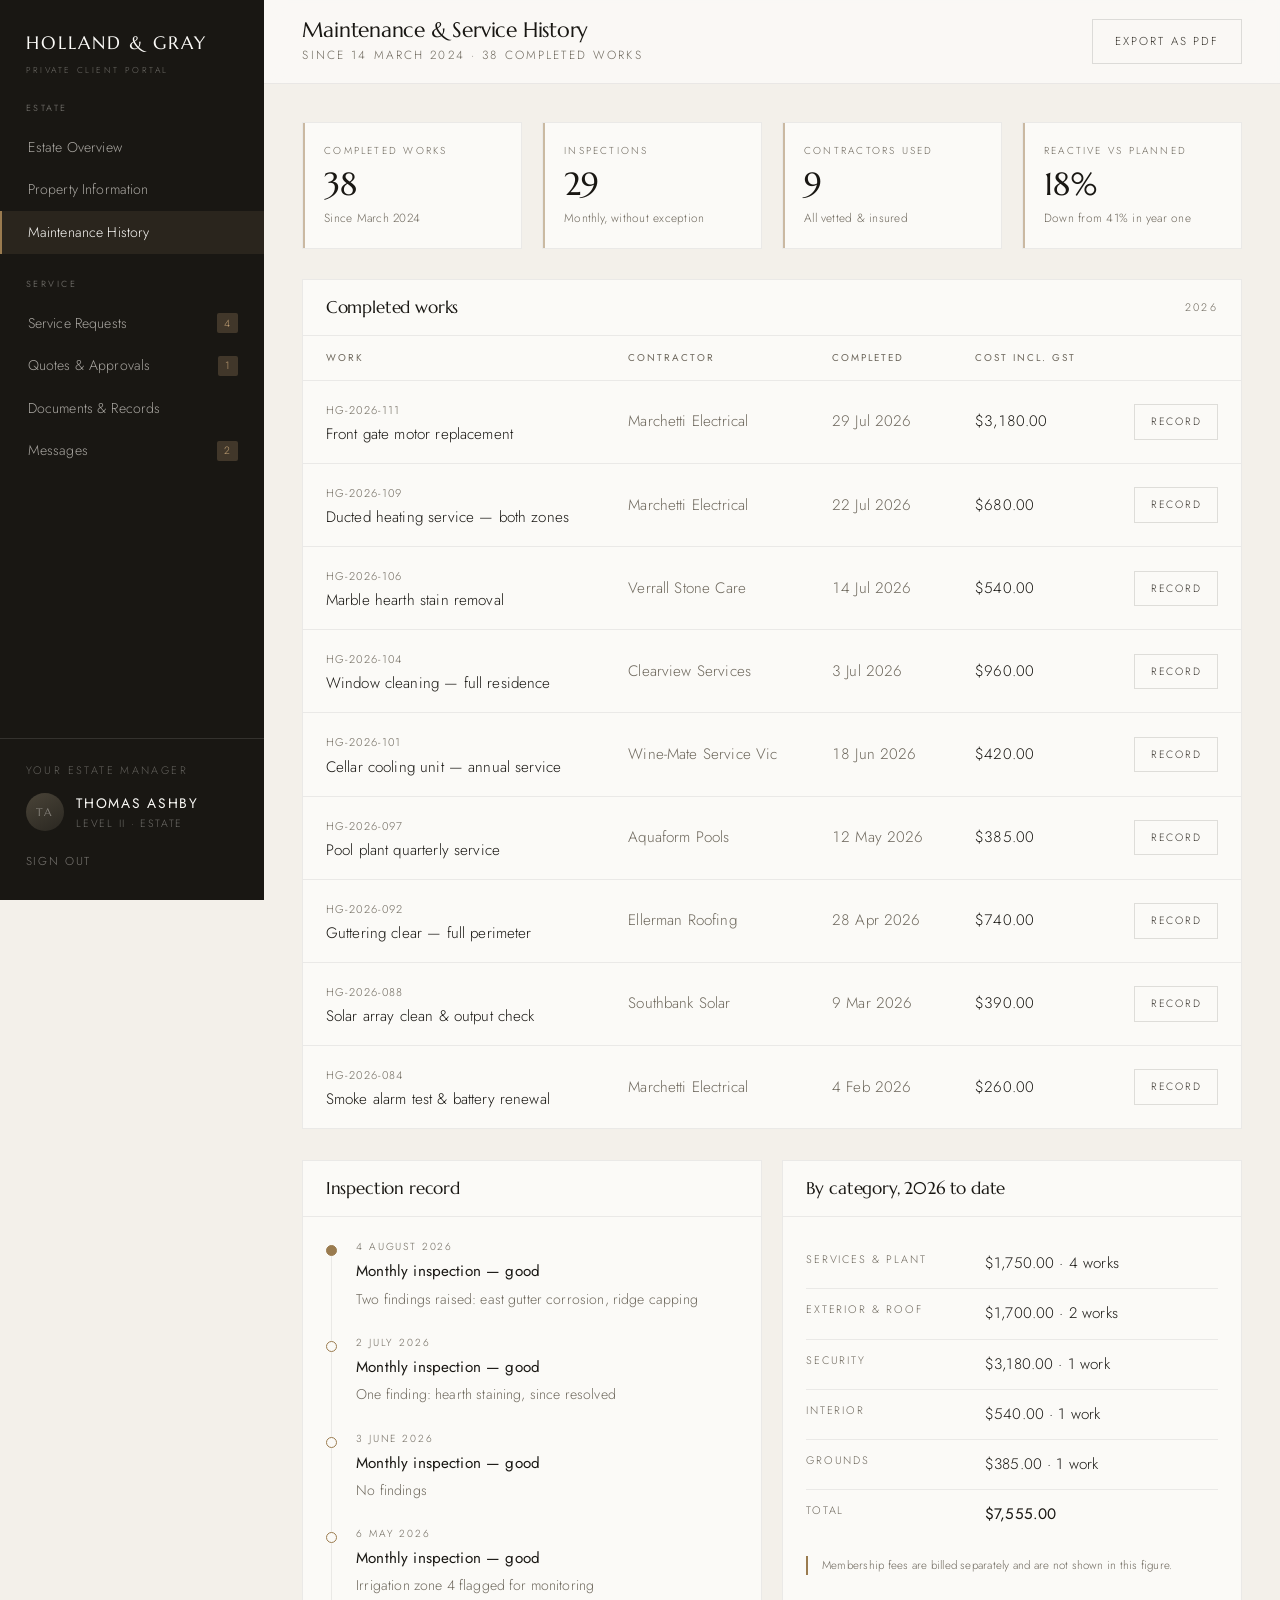
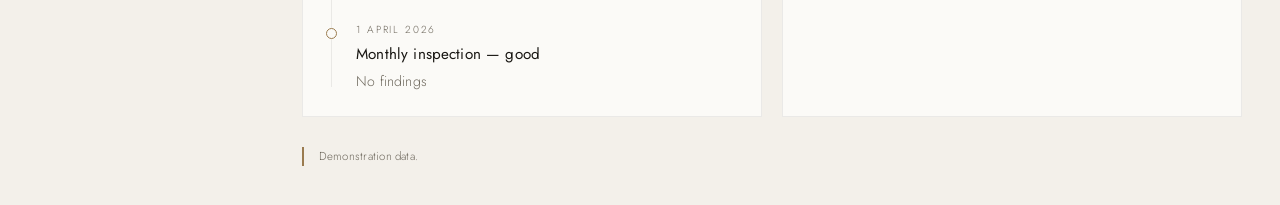
<file: portal/history.html>
<!doctype html>
<html lang="en-AU">
<head>
<meta charset="utf-8">
<meta name="viewport" content="width=device-width, initial-scale=1">
<title>Maintenance History — Holland &amp; Gray Portal</title>
<meta name="robots" content="noindex">
<link rel="preconnect" href="https://fonts.googleapis.com">
<link rel="preconnect" href="https://fonts.gstatic.com" crossorigin>
<link href="https://fonts.googleapis.com/css2?family=Marcellus&family=Jost:wght@200;300;400&display=swap" rel="stylesheet">
<link rel="stylesheet" href="../assets/portal.css">
</head>
<body>

<div class="shell">

  <aside class="rail">
    <a class="rail-brand" href="dashboard.html">
      <span class="mark">HOLLAND &amp; GRAY</span>
      <span class="sub">Private Client Portal</span>
    </a>
    <div class="rail-group">
      <h4>Estate</h4>
      <nav>
        <a href="dashboard.html">Estate Overview</a>
        <a href="property.html">Property Information</a>
        <a href="history.html" aria-current="page">Maintenance History</a>
      </nav>
    </div>
    <div class="rail-group">
      <h4>Service</h4>
      <nav>
        <a href="requests.html">Service Requests <span class="rail-count">4</span></a>
        <a href="request.html">Quotes &amp; Approvals <span class="rail-count">1</span></a>
        <a href="documents.html">Documents &amp; Records</a>
        <a href="messages.html">Messages <span class="rail-count">2</span></a>
      </nav>
    </div>
    <div class="rail-foot">
      <p class="u-tiny" style="color:rgba(243,240,234,.34);margin-bottom:.8rem">Your estate manager</p>
      <div class="rail-manager">
        <span class="avatar">TA</span>
        <span><strong>Thomas Ashby</strong><span>Level II · Estate</span></span>
      </div>
      <p style="margin-top:1.1rem"><a href="index.html" style="font-size:.72rem;letter-spacing:.16em;text-transform:uppercase;color:rgba(243,240,234,.45);text-decoration:none">Sign out</a></p>
    </div>
  </aside>

  <div class="main">

    <div class="topbar">
      <div style="display:flex;align-items:center;gap:1rem">
        <button class="rail-toggle" aria-label="Menu"><span></span><span></span></button>
        <div class="topbar-title">
          <h1>Maintenance &amp; Service History</h1>
          <p>Since 14 March 2024 · 38 completed works</p>
        </div>
      </div>
      <div class="topbar-actions">
        <a class="b b--ghost" href="#"><span>Export as PDF</span></a>
      </div>
    </div>

    <div class="content">

      <dl class="grid grid--4" style="margin:0">
        <div class="stat"><dt>Completed works</dt><dd>38</dd><span class="stat-note">Since March 2024</span></div>
        <div class="stat"><dt>Inspections</dt><dd>29</dd><span class="stat-note">Monthly, without exception</span></div>
        <div class="stat"><dt>Contractors used</dt><dd>9</dd><span class="stat-note">All vetted &amp; insured</span></div>
        <div class="stat"><dt>Reactive vs planned</dt><dd>18%</dd><span class="stat-note">Down from 41% in year one</span></div>
      </dl>

      <section class="panel">
        <div class="panel-head">
          <h2>Completed works</h2>
          <span class="u-tiny">2026</span>
        </div>
        <div class="panel-body panel-body--flush">
          <table class="table">
            <thead><tr><th>Work</th><th>Contractor</th><th>Completed</th><th>Cost incl. GST</th><th></th></tr></thead>
            <tbody>
              <tr><td><span class="ref">HG-2026-111</span><br>Front gate motor replacement</td><td class="u-mute">Marchetti Electrical</td><td class="u-mute num">29 Jul 2026</td><td class="num">$3,180.00</td><td class="u-right"><a class="b b--ghost b--sm" href="request.html"><span>Record</span></a></td></tr>
              <tr><td><span class="ref">HG-2026-109</span><br>Ducted heating service — both zones</td><td class="u-mute">Marchetti Electrical</td><td class="u-mute num">22 Jul 2026</td><td class="num">$680.00</td><td class="u-right"><a class="b b--ghost b--sm" href="request.html"><span>Record</span></a></td></tr>
              <tr><td><span class="ref">HG-2026-106</span><br>Marble hearth stain removal</td><td class="u-mute">Verrall Stone Care</td><td class="u-mute num">14 Jul 2026</td><td class="num">$540.00</td><td class="u-right"><a class="b b--ghost b--sm" href="request.html"><span>Record</span></a></td></tr>
              <tr><td><span class="ref">HG-2026-104</span><br>Window cleaning — full residence</td><td class="u-mute">Clearview Services</td><td class="u-mute num">3 Jul 2026</td><td class="num">$960.00</td><td class="u-right"><a class="b b--ghost b--sm" href="request.html"><span>Record</span></a></td></tr>
              <tr><td><span class="ref">HG-2026-101</span><br>Cellar cooling unit — annual service</td><td class="u-mute">Wine-Mate Service Vic</td><td class="u-mute num">18 Jun 2026</td><td class="num">$420.00</td><td class="u-right"><a class="b b--ghost b--sm" href="request.html"><span>Record</span></a></td></tr>
              <tr><td><span class="ref">HG-2026-097</span><br>Pool plant quarterly service</td><td class="u-mute">Aquaform Pools</td><td class="u-mute num">12 May 2026</td><td class="num">$385.00</td><td class="u-right"><a class="b b--ghost b--sm" href="request.html"><span>Record</span></a></td></tr>
              <tr><td><span class="ref">HG-2026-092</span><br>Guttering clear — full perimeter</td><td class="u-mute">Ellerman Roofing</td><td class="u-mute num">28 Apr 2026</td><td class="num">$740.00</td><td class="u-right"><a class="b b--ghost b--sm" href="request.html"><span>Record</span></a></td></tr>
              <tr><td><span class="ref">HG-2026-088</span><br>Solar array clean &amp; output check</td><td class="u-mute">Southbank Solar</td><td class="u-mute num">9 Mar 2026</td><td class="num">$390.00</td><td class="u-right"><a class="b b--ghost b--sm" href="request.html"><span>Record</span></a></td></tr>
              <tr><td><span class="ref">HG-2026-084</span><br>Smoke alarm test &amp; battery renewal</td><td class="u-mute">Marchetti Electrical</td><td class="u-mute num">4 Feb 2026</td><td class="num">$260.00</td><td class="u-right"><a class="b b--ghost b--sm" href="request.html"><span>Record</span></a></td></tr>
            </tbody>
          </table>
        </div>
      </section>

      <div class="grid grid--2">
        <section class="panel">
          <div class="panel-head"><h2>Inspection record</h2></div>
          <div class="panel-body">
            <ul class="timeline">
              <li class="is-key"><time>4 August 2026</time><strong>Monthly inspection — good</strong><p>Two findings raised: east gutter corrosion, ridge capping</p></li>
              <li><time>2 July 2026</time><strong>Monthly inspection — good</strong><p>One finding: hearth staining, since resolved</p></li>
              <li><time>3 June 2026</time><strong>Monthly inspection — good</strong><p>No findings</p></li>
              <li><time>6 May 2026</time><strong>Monthly inspection — good</strong><p>Irrigation zone 4 flagged for monitoring</p></li>
              <li><time>1 April 2026</time><strong>Monthly inspection — good</strong><p>No findings</p></li>
            </ul>
          </div>
        </section>

        <section class="panel">
          <div class="panel-head"><h2>By category, 2026 to date</h2></div>
          <div class="panel-body">
            <dl class="defs">
              <div><dt>Services &amp; plant</dt><dd>$1,750.00 · 4 works</dd></div>
              <div><dt>Exterior &amp; roof</dt><dd>$1,700.00 · 2 works</dd></div>
              <div><dt>Security</dt><dd>$3,180.00 · 1 work</dd></div>
              <div><dt>Interior</dt><dd>$540.00 · 1 work</dd></div>
              <div><dt>Grounds</dt><dd>$385.00 · 1 work</dd></div>
              <div><dt>Total</dt><dd><strong style="font-weight:400">$7,555.00</strong></dd></div>
            </dl>
            <p class="demo-note" style="margin-top:1.1rem">
              Membership fees are billed separately and are not shown in this figure.
            </p>
          </div>
        </section>
      </div>

      <p class="demo-note">Demonstration data.</p>

    </div>
  </div>
</div>

<script src="../assets/portal.js"></script>
</body>
</html>
</file>
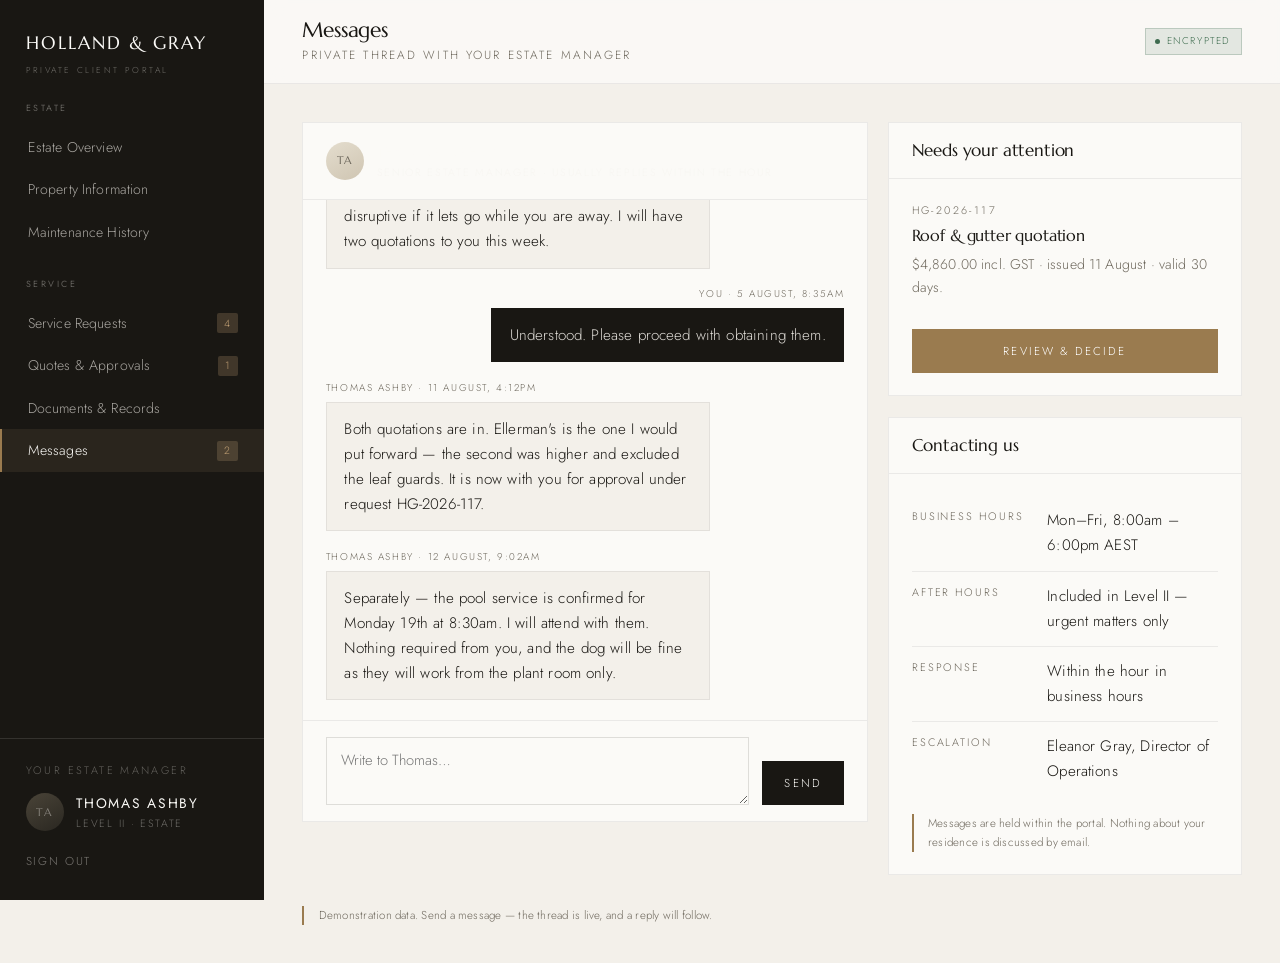
<file: portal/messages.html>
<!doctype html>
<html lang="en-AU">
<head>
<meta charset="utf-8">
<meta name="viewport" content="width=device-width, initial-scale=1">
<title>Messages — Holland &amp; Gray Portal</title>
<meta name="robots" content="noindex">
<link rel="preconnect" href="https://fonts.googleapis.com">
<link rel="preconnect" href="https://fonts.gstatic.com" crossorigin>
<link href="https://fonts.googleapis.com/css2?family=Marcellus&family=Jost:wght@200;300;400&display=swap" rel="stylesheet">
<link rel="stylesheet" href="../assets/portal.css">
</head>
<body>

<div class="shell">

  <aside class="rail">
    <a class="rail-brand" href="dashboard.html">
      <span class="mark">HOLLAND &amp; GRAY</span>
      <span class="sub">Private Client Portal</span>
    </a>
    <div class="rail-group">
      <h4>Estate</h4>
      <nav>
        <a href="dashboard.html">Estate Overview</a>
        <a href="property.html">Property Information</a>
        <a href="history.html">Maintenance History</a>
      </nav>
    </div>
    <div class="rail-group">
      <h4>Service</h4>
      <nav>
        <a href="requests.html">Service Requests <span class="rail-count">4</span></a>
        <a href="request.html">Quotes &amp; Approvals <span class="rail-count">1</span></a>
        <a href="documents.html">Documents &amp; Records</a>
        <a href="messages.html" aria-current="page">Messages <span class="rail-count">2</span></a>
      </nav>
    </div>
    <div class="rail-foot">
      <p class="u-tiny" style="color:rgba(243,240,234,.34);margin-bottom:.8rem">Your estate manager</p>
      <div class="rail-manager">
        <span class="avatar">TA</span>
        <span><strong>Thomas Ashby</strong><span>Level II · Estate</span></span>
      </div>
      <p style="margin-top:1.1rem"><a href="index.html" style="font-size:.72rem;letter-spacing:.16em;text-transform:uppercase;color:rgba(243,240,234,.45);text-decoration:none">Sign out</a></p>
    </div>
  </aside>

  <div class="main">

    <div class="topbar">
      <div style="display:flex;align-items:center;gap:1rem">
        <button class="rail-toggle" aria-label="Menu"><span></span><span></span></button>
        <div class="topbar-title">
          <h1>Messages</h1>
          <p>Private thread with your estate manager</p>
        </div>
      </div>
      <div class="topbar-actions">
        <span class="chip chip--complete">Encrypted</span>
      </div>
    </div>

    <div class="content">

      <div class="grid grid--main">

        <section class="panel">
          <div class="panel-head">
            <div class="rail-manager" style="color:var(--ink)">
              <span class="avatar" style="background:linear-gradient(150deg,#E4DDCE,#CFC5B2);color:#6E685D">TA</span>
              <span>
                <strong style="display:block;font-weight:400">Thomas Ashby</strong>
                <span class="u-tiny">Senior Estate Manager · usually replies within the hour</span>
              </span>
            </div>
          </div>

          <div class="thread" data-thread>

            <div class="msg">
              <p class="meta">Thomas Ashby · 4 August, 5:40pm</p>
              <div class="bubble">Good afternoon. The August inspection is complete and the report is now in your documents. The house is in good order. Two things worth your attention on the east elevation — I have detailed both in the report and will obtain quotations.</div>
            </div>

            <div class="msg msg--me">
              <p class="meta">You · 5 August, 8:12am</p>
              <div class="bubble">Thank you Thomas. Is the gutter something that needs doing before we travel in September?</div>
            </div>

            <div class="msg">
              <p class="meta">Thomas Ashby · 5 August, 8:31am</p>
              <div class="bubble">I would recommend it, yes — not because it is failing now, but because it will be considerably more disruptive if it lets go while you are away. I will have two quotations to you this week.</div>
            </div>

            <div class="msg msg--me">
              <p class="meta">You · 5 August, 8:35am</p>
              <div class="bubble">Understood. Please proceed with obtaining them.</div>
            </div>

            <div class="msg">
              <p class="meta">Thomas Ashby · 11 August, 4:12pm</p>
              <div class="bubble">Both quotations are in. Ellerman's is the one I would put forward — the second was higher and excluded the leaf guards. It is now with you for approval under request HG-2026-117.</div>
            </div>

            <div class="msg">
              <p class="meta">Thomas Ashby · 12 August, 9:02am</p>
              <div class="bubble">Separately — the pool service is confirmed for Monday 19th at 8:30am. I will attend with them. Nothing required from you, and the dog will be fine as they will work from the plant room only.</div>
            </div>

          </div>

          <div class="composer" data-composer>
            <textarea placeholder="Write to Thomas…" aria-label="Message"></textarea>
            <button class="b b--solid" data-send><span>Send</span></button>
          </div>
        </section>

        <div style="display:grid;gap:clamp(.9rem,1.6vw,1.4rem)">

          <section class="panel">
            <div class="panel-head"><h2>Needs your attention</h2></div>
            <div class="panel-body">
              <p class="u-tiny" style="margin-bottom:.4rem">HG-2026-117</p>
              <h3 style="font-size:1rem">Roof &amp; gutter quotation</h3>
              <p class="u-mute" style="font-size:.88rem;margin-top:.5rem">$4,860.00 incl. GST · issued 11 August · valid 30 days.</p>
              <a class="b b--brass" href="request.html" style="width:100%;margin-top:1rem"><span>Review &amp; decide</span></a>
            </div>
          </section>

          <section class="panel">
            <div class="panel-head"><h2>Contacting us</h2></div>
            <div class="panel-body">
              <dl class="defs">
                <div><dt>Business hours</dt><dd>Mon–Fri, 8:00am – 6:00pm AEST</dd></div>
                <div><dt>After hours</dt><dd>Included in Level II — urgent matters only</dd></div>
                <div><dt>Response</dt><dd>Within the hour in business hours</dd></div>
                <div><dt>Escalation</dt><dd>Eleanor Gray, Director of Operations</dd></div>
              </dl>
              <p class="demo-note" style="margin-top:1.1rem">
                Messages are held within the portal. Nothing about your residence is discussed by email.
              </p>
            </div>
          </section>

        </div>
      </div>

      <p class="demo-note">Demonstration data. Send a message — the thread is live, and a reply will follow.</p>

    </div>
  </div>
</div>

<script src="../assets/portal.js"></script>
</body>
</html>
</file>
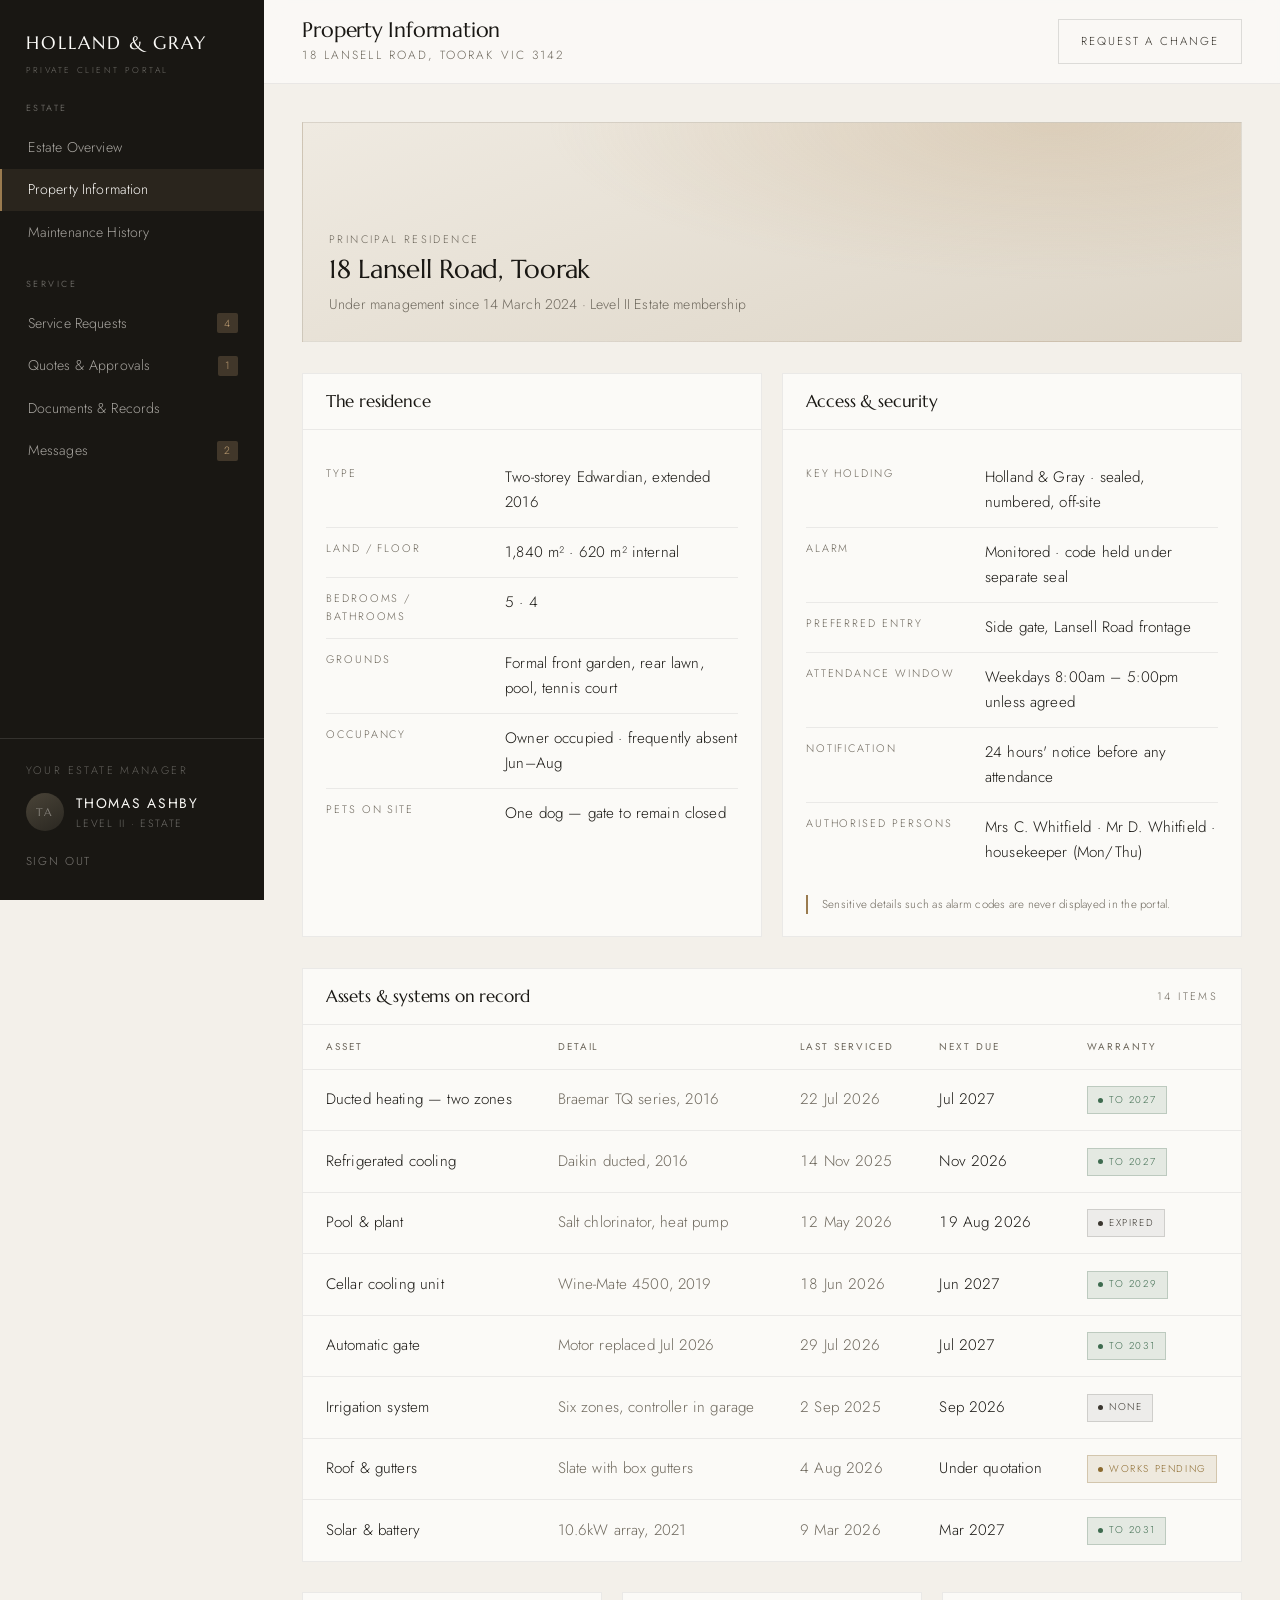
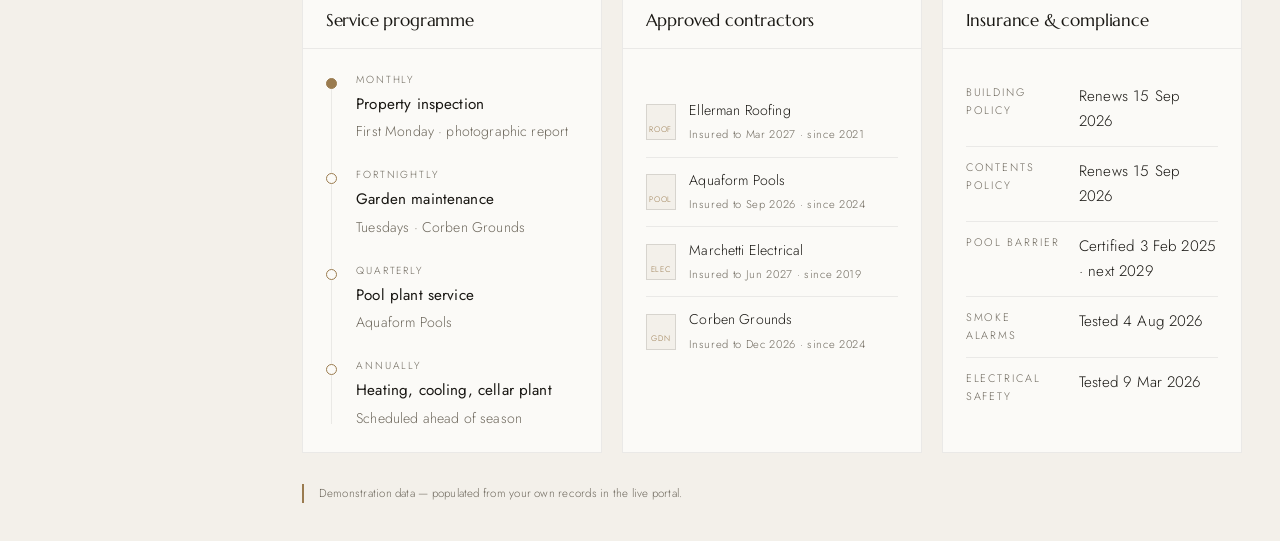
<file: portal/property.html>
<!doctype html>
<html lang="en-AU">
<head>
<meta charset="utf-8">
<meta name="viewport" content="width=device-width, initial-scale=1">
<title>Property Information — Holland &amp; Gray Portal</title>
<meta name="robots" content="noindex">
<link rel="preconnect" href="https://fonts.googleapis.com">
<link rel="preconnect" href="https://fonts.gstatic.com" crossorigin>
<link href="https://fonts.googleapis.com/css2?family=Marcellus&family=Jost:wght@200;300;400&display=swap" rel="stylesheet">
<link rel="stylesheet" href="../assets/portal.css">
</head>
<body>

<div class="shell">

  <aside class="rail">
    <a class="rail-brand" href="dashboard.html">
      <span class="mark">HOLLAND &amp; GRAY</span>
      <span class="sub">Private Client Portal</span>
    </a>
    <div class="rail-group">
      <h4>Estate</h4>
      <nav>
        <a href="dashboard.html">Estate Overview</a>
        <a href="property.html" aria-current="page">Property Information</a>
        <a href="history.html">Maintenance History</a>
      </nav>
    </div>
    <div class="rail-group">
      <h4>Service</h4>
      <nav>
        <a href="requests.html">Service Requests <span class="rail-count">4</span></a>
        <a href="request.html">Quotes &amp; Approvals <span class="rail-count">1</span></a>
        <a href="documents.html">Documents &amp; Records</a>
        <a href="messages.html">Messages <span class="rail-count">2</span></a>
      </nav>
    </div>
    <div class="rail-foot">
      <p class="u-tiny" style="color:rgba(243,240,234,.34);margin-bottom:.8rem">Your estate manager</p>
      <div class="rail-manager">
        <span class="avatar">TA</span>
        <span><strong>Thomas Ashby</strong><span>Level II · Estate</span></span>
      </div>
      <p style="margin-top:1.1rem"><a href="index.html" style="font-size:.72rem;letter-spacing:.16em;text-transform:uppercase;color:rgba(243,240,234,.45);text-decoration:none">Sign out</a></p>
    </div>
  </aside>

  <div class="main">

    <div class="topbar">
      <div style="display:flex;align-items:center;gap:1rem">
        <button class="rail-toggle" aria-label="Menu"><span></span><span></span></button>
        <div class="topbar-title">
          <h1>Property Information</h1>
          <p>18 Lansell Road, Toorak VIC 3142</p>
        </div>
      </div>
      <div class="topbar-actions">
        <a class="b b--ghost" href="messages.html"><span>Request a change</span></a>
      </div>
    </div>

    <div class="content">

      <section class="hero-prop">
        <div>
          <p class="u-tiny">Principal residence</p>
          <h2>18 Lansell Road, Toorak</h2>
          <p class="u-mute" style="margin-top:.5rem;font-size:.88rem">Under management since 14 March 2024 · Level II Estate membership</p>
        </div>
      </section>

      <div class="grid grid--2">

        <section class="panel">
          <div class="panel-head"><h2>The residence</h2></div>
          <div class="panel-body">
            <dl class="defs">
              <div><dt>Type</dt><dd>Two-storey Edwardian, extended 2016</dd></div>
              <div><dt>Land / floor</dt><dd>1,840 m² · 620 m² internal</dd></div>
              <div><dt>Bedrooms / bathrooms</dt><dd>5 · 4</dd></div>
              <div><dt>Grounds</dt><dd>Formal front garden, rear lawn, pool, tennis court</dd></div>
              <div><dt>Occupancy</dt><dd>Owner occupied · frequently absent Jun–Aug</dd></div>
              <div><dt>Pets on site</dt><dd>One dog — gate to remain closed</dd></div>
            </dl>
          </div>
        </section>

        <section class="panel">
          <div class="panel-head"><h2>Access &amp; security</h2></div>
          <div class="panel-body">
            <dl class="defs">
              <div><dt>Key holding</dt><dd>Holland &amp; Gray · sealed, numbered, off-site</dd></div>
              <div><dt>Alarm</dt><dd>Monitored · code held under separate seal</dd></div>
              <div><dt>Preferred entry</dt><dd>Side gate, Lansell Road frontage</dd></div>
              <div><dt>Attendance window</dt><dd>Weekdays 8:00am – 5:00pm unless agreed</dd></div>
              <div><dt>Notification</dt><dd>24 hours' notice before any attendance</dd></div>
              <div><dt>Authorised persons</dt><dd>Mrs C. Whitfield · Mr D. Whitfield · housekeeper (Mon/Thu)</dd></div>
            </dl>
            <p class="demo-note" style="margin-top:1.1rem">
              Sensitive details such as alarm codes are never displayed in the portal.
            </p>
          </div>
        </section>

      </div>

      <section class="panel">
        <div class="panel-head">
          <h2>Assets &amp; systems on record</h2>
          <span class="u-tiny">14 items</span>
        </div>
        <div class="panel-body panel-body--flush">
          <table class="table">
            <thead><tr><th>Asset</th><th>Detail</th><th>Last serviced</th><th>Next due</th><th>Warranty</th></tr></thead>
            <tbody>
              <tr><td>Ducted heating — two zones</td><td class="u-mute">Braemar TQ series, 2016</td><td class="u-mute num">22 Jul 2026</td><td class="num">Jul 2027</td><td><span class="chip chip--complete">To 2027</span></td></tr>
              <tr><td>Refrigerated cooling</td><td class="u-mute">Daikin ducted, 2016</td><td class="u-mute num">14 Nov 2025</td><td class="num">Nov 2026</td><td><span class="chip chip--complete">To 2027</span></td></tr>
              <tr><td>Pool &amp; plant</td><td class="u-mute">Salt chlorinator, heat pump</td><td class="u-mute num">12 May 2026</td><td class="num">19 Aug 2026</td><td><span class="chip chip--progress">Expired</span></td></tr>
              <tr><td>Cellar cooling unit</td><td class="u-mute">Wine-Mate 4500, 2019</td><td class="u-mute num">18 Jun 2026</td><td class="num">Jun 2027</td><td><span class="chip chip--complete">To 2029</span></td></tr>
              <tr><td>Automatic gate</td><td class="u-mute">Motor replaced Jul 2026</td><td class="u-mute num">29 Jul 2026</td><td class="num">Jul 2027</td><td><span class="chip chip--complete">To 2031</span></td></tr>
              <tr><td>Irrigation system</td><td class="u-mute">Six zones, controller in garage</td><td class="u-mute num">2 Sep 2025</td><td class="num">Sep 2026</td><td><span class="chip chip--progress">None</span></td></tr>
              <tr><td>Roof &amp; gutters</td><td class="u-mute">Slate with box gutters</td><td class="u-mute num">4 Aug 2026</td><td class="num">Under quotation</td><td><span class="chip chip--approval">Works pending</span></td></tr>
              <tr><td>Solar &amp; battery</td><td class="u-mute">10.6kW array, 2021</td><td class="u-mute num">9 Mar 2026</td><td class="num">Mar 2027</td><td><span class="chip chip--complete">To 2031</span></td></tr>
            </tbody>
          </table>
        </div>
      </section>

      <div class="grid grid--3">
        <section class="panel">
          <div class="panel-head"><h2>Service programme</h2></div>
          <div class="panel-body">
            <ul class="timeline">
              <li class="is-key"><time>Monthly</time><strong>Property inspection</strong><p>First Monday · photographic report</p></li>
              <li><time>Fortnightly</time><strong>Garden maintenance</strong><p>Tuesdays · Corben Grounds</p></li>
              <li><time>Quarterly</time><strong>Pool plant service</strong><p>Aquaform Pools</p></li>
              <li><time>Annually</time><strong>Heating, cooling, cellar plant</strong><p>Scheduled ahead of season</p></li>
            </ul>
          </div>
        </section>

        <section class="panel">
          <div class="panel-head"><h2>Approved contractors</h2></div>
          <div class="panel-body">
            <ul class="files">
              <li><span class="file-ico" data-ext="ROOF"></span><span><span style="display:block">Ellerman Roofing</span><span class="file-meta">Insured to Mar 2027 · since 2021</span></span></li>
              <li><span class="file-ico" data-ext="POOL"></span><span><span style="display:block">Aquaform Pools</span><span class="file-meta">Insured to Sep 2026 · since 2024</span></span></li>
              <li><span class="file-ico" data-ext="ELEC"></span><span><span style="display:block">Marchetti Electrical</span><span class="file-meta">Insured to Jun 2027 · since 2019</span></span></li>
              <li><span class="file-ico" data-ext="GDN"></span><span><span style="display:block">Corben Grounds</span><span class="file-meta">Insured to Dec 2026 · since 2024</span></span></li>
            </ul>
          </div>
        </section>

        <section class="panel">
          <div class="panel-head"><h2>Insurance &amp; compliance</h2></div>
          <div class="panel-body">
            <dl class="defs">
              <div><dt>Building policy</dt><dd>Renews 15 Sep 2026</dd></div>
              <div><dt>Contents policy</dt><dd>Renews 15 Sep 2026</dd></div>
              <div><dt>Pool barrier</dt><dd>Certified 3 Feb 2025 · next 2029</dd></div>
              <div><dt>Smoke alarms</dt><dd>Tested 4 Aug 2026</dd></div>
              <div><dt>Electrical safety</dt><dd>Tested 9 Mar 2026</dd></div>
            </dl>
          </div>
        </section>
      </div>

      <p class="demo-note">Demonstration data — populated from your own records in the live portal.</p>

    </div>
  </div>
</div>

<script src="../assets/portal.js"></script>
</body>
</html>
</file>
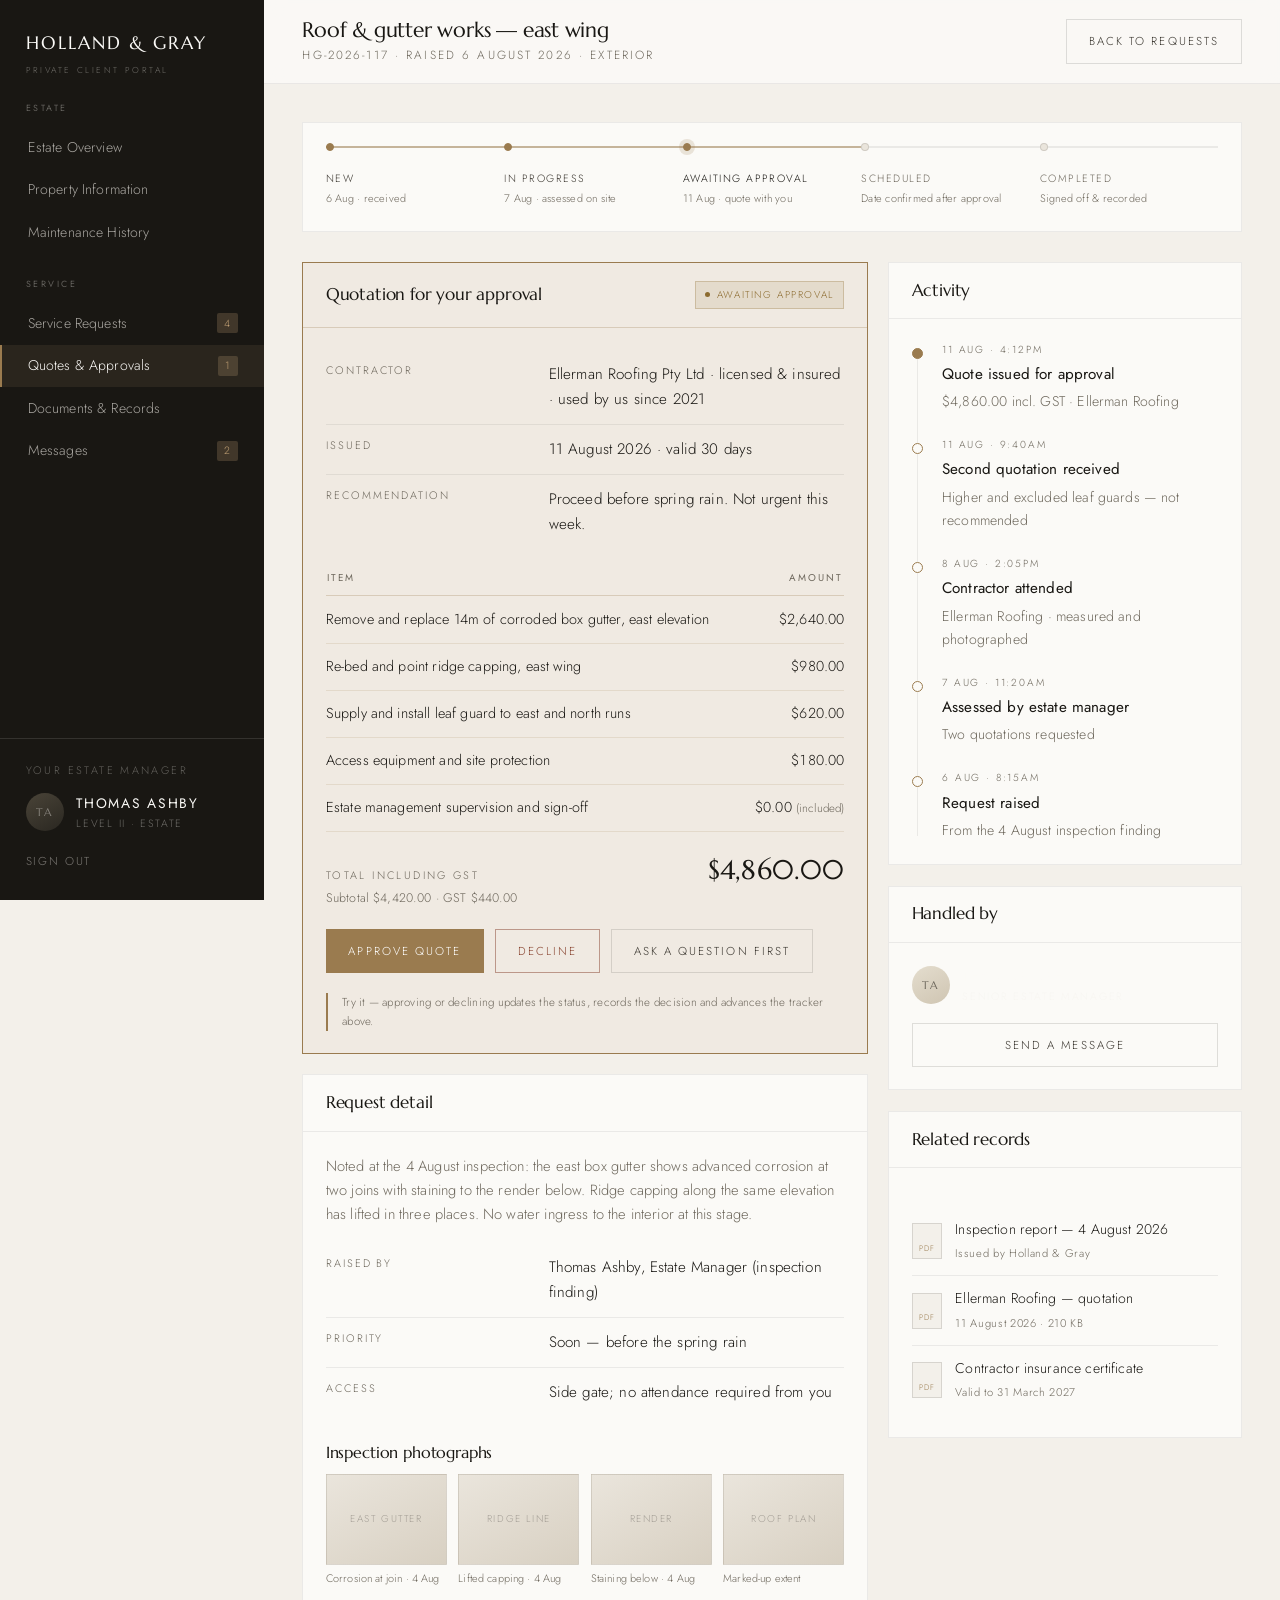
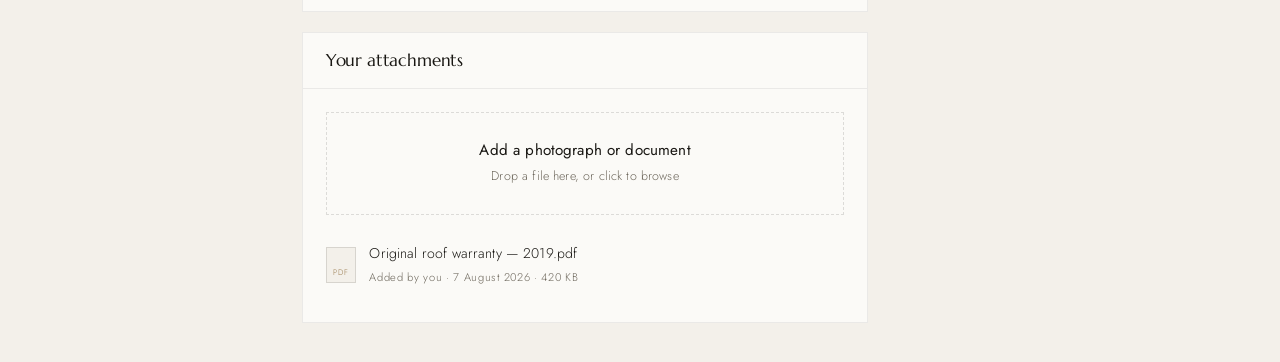
<file: portal/request.html>
<!doctype html>
<html lang="en-AU">
<head>
<meta charset="utf-8">
<meta name="viewport" content="width=device-width, initial-scale=1">
<title>HG-2026-117 — Holland &amp; Gray Portal</title>
<meta name="robots" content="noindex">
<link rel="preconnect" href="https://fonts.googleapis.com">
<link rel="preconnect" href="https://fonts.gstatic.com" crossorigin>
<link href="https://fonts.googleapis.com/css2?family=Marcellus&family=Jost:wght@200;300;400&display=swap" rel="stylesheet">
<link rel="stylesheet" href="../assets/portal.css">
</head>
<body>

<div class="shell">

  <aside class="rail">
    <a class="rail-brand" href="dashboard.html">
      <span class="mark">HOLLAND &amp; GRAY</span>
      <span class="sub">Private Client Portal</span>
    </a>
    <div class="rail-group">
      <h4>Estate</h4>
      <nav>
        <a href="dashboard.html">Estate Overview</a>
        <a href="property.html">Property Information</a>
        <a href="history.html">Maintenance History</a>
      </nav>
    </div>
    <div class="rail-group">
      <h4>Service</h4>
      <nav>
        <a href="requests.html">Service Requests <span class="rail-count">4</span></a>
        <a href="request.html" aria-current="page">Quotes &amp; Approvals <span class="rail-count">1</span></a>
        <a href="documents.html">Documents &amp; Records</a>
        <a href="messages.html">Messages <span class="rail-count">2</span></a>
      </nav>
    </div>
    <div class="rail-foot">
      <p class="u-tiny" style="color:rgba(243,240,234,.34);margin-bottom:.8rem">Your estate manager</p>
      <div class="rail-manager">
        <span class="avatar">TA</span>
        <span><strong>Thomas Ashby</strong><span>Level II · Estate</span></span>
      </div>
      <p style="margin-top:1.1rem"><a href="index.html" style="font-size:.72rem;letter-spacing:.16em;text-transform:uppercase;color:rgba(243,240,234,.45);text-decoration:none">Sign out</a></p>
    </div>
  </aside>

  <div class="main">

    <div class="topbar">
      <div style="display:flex;align-items:center;gap:1rem">
        <button class="rail-toggle" aria-label="Menu"><span></span><span></span></button>
        <div class="topbar-title">
          <h1>Roof &amp; gutter works — east wing</h1>
          <p>HG-2026-117 · Raised 6 August 2026 · Exterior</p>
        </div>
      </div>
      <div class="topbar-actions">
        <a class="b b--ghost" href="requests.html"><span>Back to requests</span></a>
      </div>
    </div>

    <div class="content">

      <!-- status tracker -->
      <section class="panel">
        <div class="panel-body">
          <ol class="track">
            <li class="done">New <span>6 Aug · received</span></li>
            <li class="done">In Progress <span>7 Aug · assessed on site</span></li>
            <li class="done now">Awaiting Approval <span>11 Aug · quote with you</span></li>
            <li>Scheduled <span>Date confirmed after approval</span></li>
            <li>Completed <span>Signed off &amp; recorded</span></li>
          </ol>
        </div>
      </section>

      <div class="grid grid--main">

        <div style="display:grid;gap:clamp(.9rem,1.6vw,1.4rem)">

          <!-- the quote -->
          <section class="panel quote-card" data-quote>
            <div class="panel-head">
              <h2>Quotation for your approval</h2>
              <span class="chip chip--approval" data-quote-state>Awaiting approval</span>
            </div>
            <div class="panel-body">
              <div class="defs" style="margin-bottom:1.2rem">
                <div><dt>Contractor</dt><dd>Ellerman Roofing Pty Ltd · licensed &amp; insured · used by us since 2021</dd></div>
                <div><dt>Issued</dt><dd>11 August 2026 · valid 30 days</dd></div>
                <div><dt>Recommendation</dt><dd>Proceed before spring rain. Not urgent this week.</dd></div>
              </div>

              <table class="quote-lines">
                <thead><tr><th>Item</th><th class="num">Amount</th></tr></thead>
                <tbody>
                  <tr><td>Remove and replace 14m of corroded box gutter, east elevation</td><td class="num">$2,640.00</td></tr>
                  <tr><td>Re-bed and point ridge capping, east wing</td><td class="num">$980.00</td></tr>
                  <tr><td>Supply and install leaf guard to east and north runs</td><td class="num">$620.00</td></tr>
                  <tr><td>Access equipment and site protection</td><td class="num">$180.00</td></tr>
                  <tr><td>Estate management supervision and sign-off</td><td class="num">$0.00 <span class="u-mute" style="font-size:.72rem">(included)</span></td></tr>
                </tbody>
              </table>

              <div class="quote-total">
                <div>
                  <span class="u-tiny" style="display:block">Total including GST</span>
                  <span class="u-mute" style="font-size:.78rem">Subtotal $4,420.00 · GST $440.00</span>
                </div>
                <span class="amount">$4,860.00</span>
              </div>

              <div class="decision-bar">
                <button class="b b--brass" data-approve><span>Approve quote</span></button>
                <button class="b b--danger" data-decline><span>Decline</span></button>
                <a class="b b--ghost" href="messages.html"><span>Ask a question first</span></a>
              </div>

              <div data-quote-outcome hidden style="margin-top:1.2rem;padding-top:1.2rem;border-top:1px solid rgba(154,123,79,.28)"></div>

              <p class="demo-note" style="margin-top:1.2rem">
                Try it — approving or declining updates the status, records the decision and
                advances the tracker above.
              </p>
            </div>
          </section>

          <!-- description -->
          <section class="panel">
            <div class="panel-head"><h2>Request detail</h2></div>
            <div class="panel-body">
              <p class="u-mute" style="font-size:.92rem">
                Noted at the 4 August inspection: the east box gutter shows advanced corrosion at two
                joins with staining to the render below. Ridge capping along the same elevation has
                lifted in three places. No water ingress to the interior at this stage.
              </p>
              <div class="defs" style="margin-top:1rem">
                <div><dt>Raised by</dt><dd>Thomas Ashby, Estate Manager (inspection finding)</dd></div>
                <div><dt>Priority</dt><dd>Soon — before the spring rain</dd></div>
                <div><dt>Access</dt><dd>Side gate; no attendance required from you</dd></div>
              </div>

              <h3 style="font-size:1rem;margin-top:1.6rem;margin-bottom:.8rem">Inspection photographs</h3>
              <div class="gallery">
                <figure><div class="ph">East gutter</div><figcaption>Corrosion at join · 4 Aug</figcaption></figure>
                <figure><div class="ph">Ridge line</div><figcaption>Lifted capping · 4 Aug</figcaption></figure>
                <figure><div class="ph">Render</div><figcaption>Staining below · 4 Aug</figcaption></figure>
                <figure><div class="ph">Roof plan</div><figcaption>Marked-up extent</figcaption></figure>
              </div>
            </div>
          </section>

          <!-- uploads -->
          <section class="panel">
            <div class="panel-head"><h2>Your attachments</h2></div>
            <div class="panel-body">
              <div class="drop" data-drop data-drop-list="#req-files">
                <strong>Add a photograph or document</strong><br>
                <span style="font-size:.78rem">Drop a file here, or click to browse</span>
                <input type="file" multiple hidden>
              </div>
              <ul class="files" id="req-files">
                <li>
                  <span class="file-ico" data-ext="PDF"></span>
                  <span><span style="display:block">Original roof warranty — 2019.pdf</span>
                  <span class="file-meta">Added by you · 7 August 2026 · 420 KB</span></span>
                </li>
              </ul>
            </div>
          </section>

        </div>

        <!-- activity + parties -->
        <div style="display:grid;gap:clamp(.9rem,1.6vw,1.4rem)">

          <section class="panel">
            <div class="panel-head"><h2>Activity</h2></div>
            <div class="panel-body">
              <ul class="timeline">
                <li class="is-key">
                  <time>11 Aug · 4:12pm</time>
                  <strong>Quote issued for approval</strong>
                  <p>$4,860.00 incl. GST · Ellerman Roofing</p>
                </li>
                <li>
                  <time>11 Aug · 9:40am</time>
                  <strong>Second quotation received</strong>
                  <p>Higher and excluded leaf guards — not recommended</p>
                </li>
                <li>
                  <time>8 Aug · 2:05pm</time>
                  <strong>Contractor attended</strong>
                  <p>Ellerman Roofing · measured and photographed</p>
                </li>
                <li>
                  <time>7 Aug · 11:20am</time>
                  <strong>Assessed by estate manager</strong>
                  <p>Two quotations requested</p>
                </li>
                <li>
                  <time>6 Aug · 8:15am</time>
                  <strong>Request raised</strong>
                  <p>From the 4 August inspection finding</p>
                </li>
              </ul>
            </div>
          </section>

          <section class="panel">
            <div class="panel-head"><h2>Handled by</h2></div>
            <div class="panel-body">
              <div class="rail-manager" style="color:var(--ink)">
                <span class="avatar" style="background:linear-gradient(150deg,#E4DDCE,#CFC5B2);color:#6E685D">TA</span>
                <span>
                  <strong style="display:block;font-weight:400">Thomas Ashby</strong>
                  <span class="u-tiny">Senior Estate Manager</span>
                </span>
              </div>
              <a class="b b--ghost" href="messages.html" style="width:100%;margin-top:1.1rem"><span>Send a message</span></a>
            </div>
          </section>

          <section class="panel">
            <div class="panel-head"><h2>Related records</h2></div>
            <div class="panel-body">
              <ul class="files">
                <li><span class="file-ico" data-ext="PDF"></span><span><span style="display:block">Inspection report — 4 August 2026</span><span class="file-meta">Issued by Holland &amp; Gray</span></span></li>
                <li><span class="file-ico" data-ext="PDF"></span><span><span style="display:block">Ellerman Roofing — quotation</span><span class="file-meta">11 August 2026 · 210 KB</span></span></li>
                <li><span class="file-ico" data-ext="PDF"></span><span><span style="display:block">Contractor insurance certificate</span><span class="file-meta">Valid to 31 March 2027</span></span></li>
              </ul>
            </div>
          </section>

        </div>
      </div>
    </div>
  </div>
</div>

<script src="../assets/portal.js"></script>
</body>
</html>
</file>
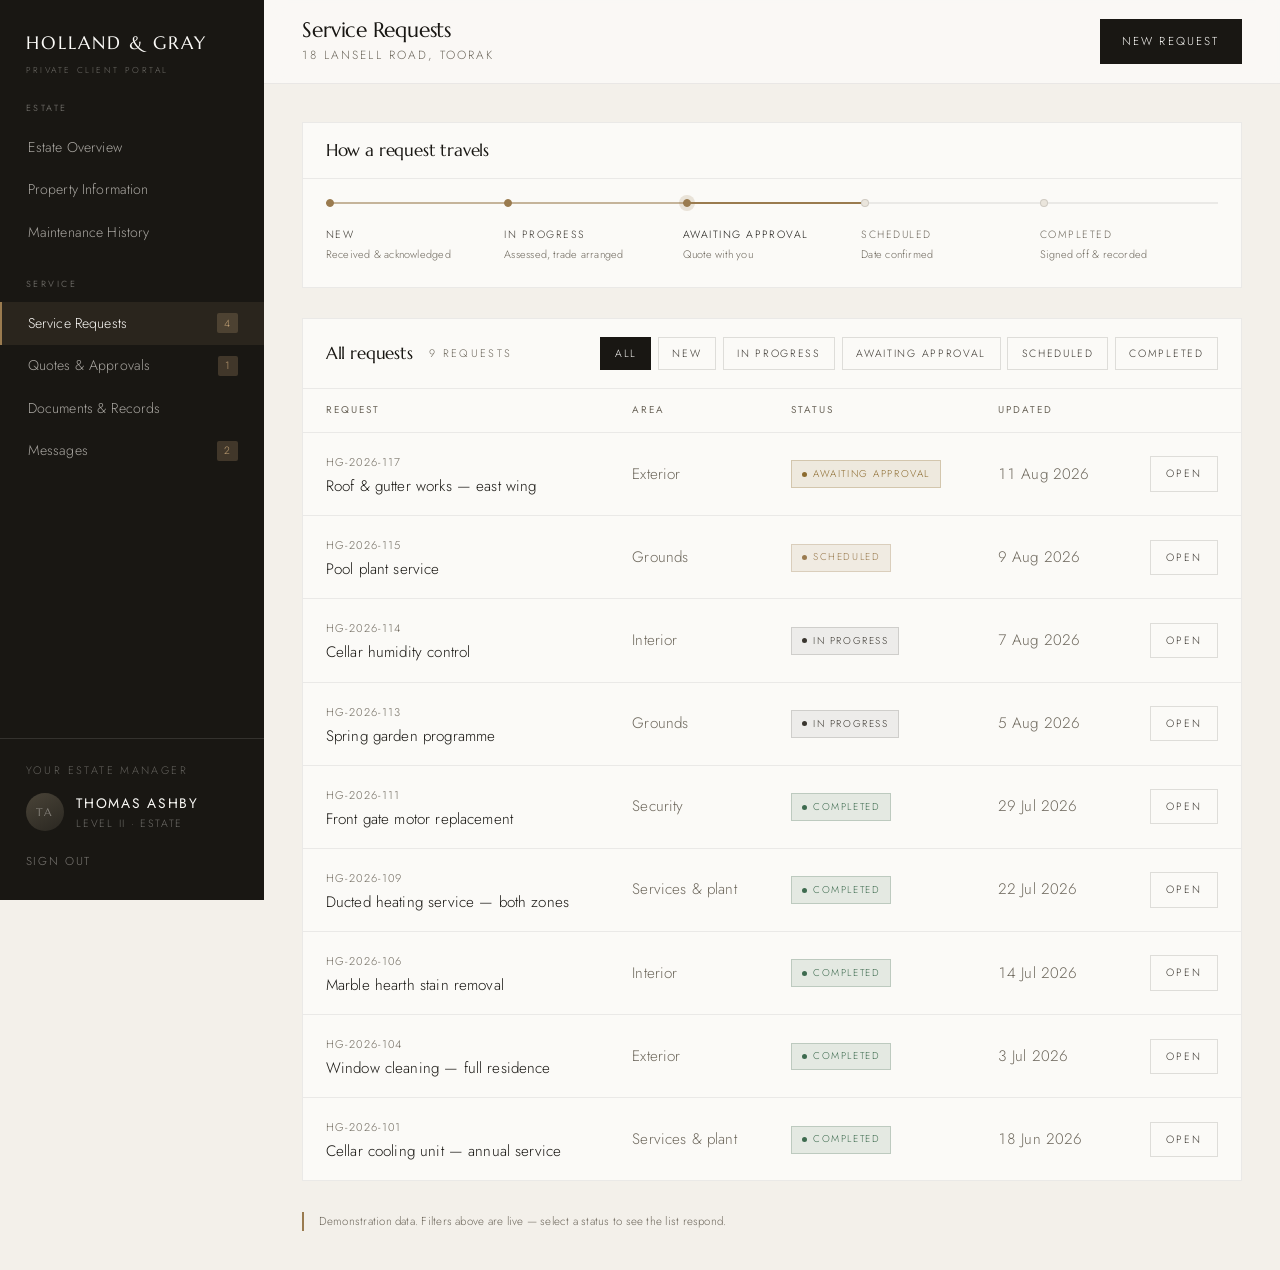
<file: portal/requests.html>
<!doctype html>
<html lang="en-AU">
<head>
<meta charset="utf-8">
<meta name="viewport" content="width=device-width, initial-scale=1">
<title>Service Requests — Holland &amp; Gray Portal</title>
<meta name="robots" content="noindex">
<link rel="preconnect" href="https://fonts.googleapis.com">
<link rel="preconnect" href="https://fonts.gstatic.com" crossorigin>
<link href="https://fonts.googleapis.com/css2?family=Marcellus&family=Jost:wght@200;300;400&display=swap" rel="stylesheet">
<link rel="stylesheet" href="../assets/portal.css">
</head>
<body>

<div class="shell">

  <aside class="rail">
    <a class="rail-brand" href="dashboard.html">
      <span class="mark">HOLLAND &amp; GRAY</span>
      <span class="sub">Private Client Portal</span>
    </a>
    <div class="rail-group">
      <h4>Estate</h4>
      <nav>
        <a href="dashboard.html">Estate Overview</a>
        <a href="property.html">Property Information</a>
        <a href="history.html">Maintenance History</a>
      </nav>
    </div>
    <div class="rail-group">
      <h4>Service</h4>
      <nav>
        <a href="requests.html" aria-current="page">Service Requests <span class="rail-count">4</span></a>
        <a href="request.html">Quotes &amp; Approvals <span class="rail-count">1</span></a>
        <a href="documents.html">Documents &amp; Records</a>
        <a href="messages.html">Messages <span class="rail-count">2</span></a>
      </nav>
    </div>
    <div class="rail-foot">
      <p class="u-tiny" style="color:rgba(243,240,234,.34);margin-bottom:.8rem">Your estate manager</p>
      <div class="rail-manager">
        <span class="avatar">TA</span>
        <span><strong>Thomas Ashby</strong><span>Level II · Estate</span></span>
      </div>
      <p style="margin-top:1.1rem"><a href="index.html" style="font-size:.72rem;letter-spacing:.16em;text-transform:uppercase;color:rgba(243,240,234,.45);text-decoration:none">Sign out</a></p>
    </div>
  </aside>

  <div class="main">

    <div class="topbar">
      <div style="display:flex;align-items:center;gap:1rem">
        <button class="rail-toggle" aria-label="Menu"><span></span><span></span></button>
        <div class="topbar-title">
          <h1>Service Requests</h1>
          <p>18 Lansell Road, Toorak</p>
        </div>
      </div>
      <div class="topbar-actions">
        <button class="b b--solid" data-modal-open="new-request"><span>New request</span></button>
      </div>
    </div>

    <div class="content">

      <!-- workflow legend -->
      <section class="panel">
        <div class="panel-head"><h2>How a request travels</h2></div>
        <div class="panel-body">
          <ol class="track">
            <li class="done">New <span>Received &amp; acknowledged</span></li>
            <li class="done">In Progress <span>Assessed, trade arranged</span></li>
            <li class="now">Awaiting Approval <span>Quote with you</span></li>
            <li>Scheduled <span>Date confirmed</span></li>
            <li>Completed <span>Signed off &amp; recorded</span></li>
          </ol>
        </div>
      </section>

      <section class="panel">
        <div class="panel-head">
          <div style="display:flex;align-items:center;gap:1rem;flex-wrap:wrap">
            <h2>All requests</h2>
            <span class="u-tiny" data-filter-count>9 requests</span>
          </div>
          <div class="filters" data-filters>
            <button class="is-on" data-filter="all">All</button>
            <button data-filter="new">New</button>
            <button data-filter="progress">In progress</button>
            <button data-filter="approval">Awaiting approval</button>
            <button data-filter="scheduled">Scheduled</button>
            <button data-filter="complete">Completed</button>
          </div>
        </div>

        <div class="panel-body panel-body--flush">
          <table class="table">
            <thead>
              <tr><th>Request</th><th>Area</th><th>Status</th><th>Updated</th><th></th></tr>
            </thead>
            <tbody data-request-rows>
              <tr data-status="approval">
                <td><span class="ref">HG-2026-117</span><br><a class="title" href="request.html">Roof &amp; gutter works — east wing</a></td>
                <td class="u-mute">Exterior</td>
                <td><span class="chip chip--approval">Awaiting approval</span></td>
                <td class="u-mute num">11 Aug 2026</td>
                <td class="u-right"><a class="b b--ghost b--sm" href="request.html"><span>Open</span></a></td>
              </tr>
              <tr data-status="scheduled">
                <td><span class="ref">HG-2026-115</span><br><a class="title" href="request.html">Pool plant service</a></td>
                <td class="u-mute">Grounds</td>
                <td><span class="chip chip--scheduled">Scheduled</span></td>
                <td class="u-mute num">9 Aug 2026</td>
                <td class="u-right"><a class="b b--ghost b--sm" href="request.html"><span>Open</span></a></td>
              </tr>
              <tr data-status="progress">
                <td><span class="ref">HG-2026-114</span><br><a class="title" href="request.html">Cellar humidity control</a></td>
                <td class="u-mute">Interior</td>
                <td><span class="chip chip--progress">In progress</span></td>
                <td class="u-mute num">7 Aug 2026</td>
                <td class="u-right"><a class="b b--ghost b--sm" href="request.html"><span>Open</span></a></td>
              </tr>
              <tr data-status="progress">
                <td><span class="ref">HG-2026-113</span><br><a class="title" href="request.html">Spring garden programme</a></td>
                <td class="u-mute">Grounds</td>
                <td><span class="chip chip--progress">In progress</span></td>
                <td class="u-mute num">5 Aug 2026</td>
                <td class="u-right"><a class="b b--ghost b--sm" href="request.html"><span>Open</span></a></td>
              </tr>
              <tr data-status="complete">
                <td><span class="ref">HG-2026-111</span><br><a class="title" href="request.html">Front gate motor replacement</a></td>
                <td class="u-mute">Security</td>
                <td><span class="chip chip--complete">Completed</span></td>
                <td class="u-mute num">29 Jul 2026</td>
                <td class="u-right"><a class="b b--ghost b--sm" href="request.html"><span>Open</span></a></td>
              </tr>
              <tr data-status="complete">
                <td><span class="ref">HG-2026-109</span><br><a class="title" href="request.html">Ducted heating service — both zones</a></td>
                <td class="u-mute">Services &amp; plant</td>
                <td><span class="chip chip--complete">Completed</span></td>
                <td class="u-mute num">22 Jul 2026</td>
                <td class="u-right"><a class="b b--ghost b--sm" href="request.html"><span>Open</span></a></td>
              </tr>
              <tr data-status="complete">
                <td><span class="ref">HG-2026-106</span><br><a class="title" href="request.html">Marble hearth stain removal</a></td>
                <td class="u-mute">Interior</td>
                <td><span class="chip chip--complete">Completed</span></td>
                <td class="u-mute num">14 Jul 2026</td>
                <td class="u-right"><a class="b b--ghost b--sm" href="request.html"><span>Open</span></a></td>
              </tr>
              <tr data-status="complete">
                <td><span class="ref">HG-2026-104</span><br><a class="title" href="request.html">Window cleaning — full residence</a></td>
                <td class="u-mute">Exterior</td>
                <td><span class="chip chip--complete">Completed</span></td>
                <td class="u-mute num">3 Jul 2026</td>
                <td class="u-right"><a class="b b--ghost b--sm" href="request.html"><span>Open</span></a></td>
              </tr>
              <tr data-status="complete">
                <td><span class="ref">HG-2026-101</span><br><a class="title" href="request.html">Cellar cooling unit — annual service</a></td>
                <td class="u-mute">Services &amp; plant</td>
                <td><span class="chip chip--complete">Completed</span></td>
                <td class="u-mute num">18 Jun 2026</td>
                <td class="u-right"><a class="b b--ghost b--sm" href="request.html"><span>Open</span></a></td>
              </tr>
            </tbody>
          </table>
        </div>
      </section>

      <p class="demo-note">
        Demonstration data. Filters above are live — select a status to see the list respond.
      </p>

    </div>
  </div>
</div>

<div class="modal" id="new-request" hidden>
  <div class="modal-card">
    <div class="panel-head">
      <h2>New service request</h2>
      <button class="b b--ghost b--sm" data-modal-close><span>Close</span></button>
    </div>
    <form class="panel-body" data-new-request>
      <div class="field">
        <label for="r-title">What needs attention?</label>
        <input id="r-title" name="title" type="text" placeholder="e.g. Hall light flickering" required>
      </div>
      <div class="field-row">
        <div class="field">
          <label for="r-area">Area</label>
          <select id="r-area" name="area">
            <option>Interior</option><option>Exterior</option><option>Grounds</option>
            <option>Services &amp; plant</option><option>Security</option><option>Other</option>
          </select>
        </div>
        <div class="field">
          <label for="r-priority">Priority</label>
          <select id="r-priority" name="priority">
            <option>Routine</option><option>Soon</option><option>Urgent</option>
          </select>
        </div>
      </div>
      <div class="field">
        <label for="r-detail">Detail</label>
        <textarea id="r-detail" name="detail" placeholder="Anything that will help us attend properly the first time."></textarea>
      </div>
      <div class="field">
        <label>Photographs (optional)</label>
        <div class="drop" data-drop data-drop-list="#new-req-files">
          <strong>Drop photographs here</strong><br>
          <span style="font-size:.78rem">or click to browse · JPG, PNG, HEIC, PDF</span>
          <input type="file" multiple hidden>
        </div>
        <ul class="files" id="new-req-files"></ul>
      </div>
      <div style="display:flex;gap:.7rem;justify-content:flex-end;margin-top:.4rem">
        <button type="button" class="b b--ghost" data-modal-close><span>Cancel</span></button>
        <button type="submit" class="b b--solid"><span>Submit request</span></button>
      </div>
    </form>
  </div>
</div>

<script src="../assets/portal.js"></script>
</body>
</html>
</file>
<file: assets/site.css>
/* ==========================================================================
   Holland & Gray — Private Estate Management
   Demo stylesheet. Quiet luxury: warm stone, ink, brass. No loud colour.
   ========================================================================== */

:root{
  --ivory:        #F3F0EA;
  --ivory-deep:   #EAE5DC;
  --paper:        #FBFAF7;
  --ink:          #191713;
  --ink-soft:     #3A362F;
  --ink-mute:     #6E685D;
  --line:         rgba(25,23,19,.14);
  --line-soft:    rgba(25,23,19,.08);
  --brass:        #9A7B4F;
  --brass-light:  #C0A075;

  --ff-display: "Marcellus", "Times New Roman", serif;
  --ff-body:    "Jost", "Helvetica Neue", Arial, sans-serif;

  --step--1: clamp(.72rem, .70rem + .1vw, .78rem);
  --step-0:  clamp(.95rem, .92rem + .18vw, 1.05rem);
  --step-1:  clamp(1.15rem, 1.05rem + .4vw, 1.4rem);
  --step-2:  clamp(1.5rem, 1.3rem + .9vw, 2.1rem);
  --step-3:  clamp(2rem, 1.6rem + 1.9vw, 3.2rem);
  --step-4:  clamp(2.6rem, 1.8rem + 3.6vw, 5.4rem);

  --gutter: clamp(1.25rem, 5vw, 5.5rem);
  --ease:   cubic-bezier(.16,.84,.44,1);
}

*,*::before,*::after{ box-sizing:border-box; }

html{ -webkit-text-size-adjust:100%; scroll-behavior:smooth; }

body{
  margin:0;
  background:var(--ivory);
  color:var(--ink);
  font-family:var(--ff-body);
  font-size:var(--step-0);
  font-weight:300;
  line-height:1.7;
  letter-spacing:.012em;
  -webkit-font-smoothing:antialiased;
  overflow-x:hidden;
}

/* Paper grain over everything — keeps flat colour from looking digital */
body::after{
  content:"";
  position:fixed; inset:0; z-index:9999; pointer-events:none;
  opacity:.34; mix-blend-mode:multiply;
  background-image:url("data:image/svg+xml,%3Csvg xmlns='http://www.w3.org/2000/svg' width='180' height='180'%3E%3Cfilter id='n'%3E%3CfeTurbulence type='fractalNoise' baseFrequency='.82' numOctaves='3' stitchTiles='stitch'/%3E%3CfeColorMatrix type='saturate' values='0'/%3E%3C/filter%3E%3Crect width='180' height='180' filter='url(%23n)' opacity='.42'/%3E%3C/svg%3E");
}

img{ max-width:100%; display:block; }

h1,h2,h3,h4{
  font-family:var(--ff-display);
  font-weight:400;
  line-height:1.08;
  letter-spacing:-.012em;
  margin:0;
}

p{ margin:0 0 1.1em; }
p:last-child{ margin-bottom:0; }

a{ color:inherit; }

/* ---------- shared atoms ---------------------------------------------- */

.wrap{ width:100%; max-width:1340px; margin-inline:auto; padding-inline:var(--gutter); }
.wrap--narrow{ max-width:860px; }

.eyebrow{
  font-size:var(--step--1);
  text-transform:uppercase;
  letter-spacing:.34em;
  color:var(--ink-mute);
  font-weight:400;
  margin:0 0 1.6rem;
  display:flex; align-items:center; gap:.9rem;
}
.eyebrow::before{
  content:""; width:2.4rem; height:1px; background:var(--brass); flex:none;
}
.eyebrow--plain::before{ display:none; }

.lede{
  font-size:var(--step-1);
  line-height:1.6;
  color:var(--ink-soft);
  font-weight:300;
}

.muted{ color:var(--ink-mute); }

.rule{ height:1px; background:var(--line-soft); border:0; margin:0; }

/* Understated CTA — a rule that draws itself, not a plastic button */
.link-cta{
  display:inline-flex; align-items:center; gap:.85rem;
  font-size:var(--step--1);
  text-transform:uppercase;
  letter-spacing:.24em;
  text-decoration:none;
  padding-bottom:.55rem;
  position:relative;
  color:var(--ink);
  transition:color .5s var(--ease);
}
.link-cta::after{
  content:""; position:absolute; left:0; bottom:0; height:1px; width:100%;
  background:var(--line);
}
.link-cta::before{
  content:""; position:absolute; left:0; bottom:0; height:1px; width:0;
  background:var(--brass); z-index:1;
  transition:width .6s var(--ease);
}
.link-cta:hover::before{ width:100%; }
.link-cta .arrow{ transition:transform .6s var(--ease); }
.link-cta:hover .arrow{ transform:translateX(6px); }

.btn{
  display:inline-block;
  font-family:var(--ff-body);
  font-size:var(--step--1);
  text-transform:uppercase;
  letter-spacing:.22em;
  padding:1.05rem 2.4rem;
  border:1px solid var(--ink);
  background:transparent;
  color:var(--ink);
  text-decoration:none;
  cursor:pointer;
  position:relative;
  overflow:hidden;
  transition:color .5s var(--ease), border-color .5s var(--ease);
}
.btn::after{
  content:""; position:absolute; inset:0; background:var(--ink);
  transform:translateY(101%); transition:transform .55s var(--ease); z-index:-1;
}
.btn span{ position:relative; z-index:1; }
.btn:hover{ color:var(--paper); }
.btn:hover::after{ transform:translateY(0); }
.btn--light{ border-color:rgba(251,250,247,.4); color:var(--paper); }
.btn--light::after{ background:var(--paper); }
.btn--light:hover{ color:var(--ink); border-color:var(--paper); }

/* ---------- header ----------------------------------------------------- */

.site-head{
  position:fixed; top:0; left:0; right:0; z-index:200;
  padding-block:1.6rem;
  transition:background .5s var(--ease), padding .5s var(--ease), box-shadow .5s var(--ease);
}
.site-head::after{
  content:""; position:absolute; left:0; right:0; bottom:0; height:1px;
  background:var(--line-soft); opacity:0; transition:opacity .5s var(--ease);
}
.site-head.is-stuck{
  background:rgba(243,240,234,.92);
  backdrop-filter:saturate(140%) blur(12px);
  padding-block:1rem;
}
.site-head.is-stuck::after{ opacity:1; }

.head-inner{ display:flex; align-items:center; justify-content:space-between; gap:2rem; }

.brand{ text-decoration:none; display:flex; align-items:baseline; gap:.7rem; }
.brand-mark{
  font-family:var(--ff-display);
  font-size:1.32rem; letter-spacing:.1em; line-height:1;
}
.brand-sub{
  font-size:.58rem; text-transform:uppercase; letter-spacing:.3em;
  color:var(--ink-mute); white-space:nowrap;
}

.nav{ display:flex; align-items:center; gap:2.4rem; }
.nav a{
  text-decoration:none;
  font-size:var(--step--1);
  letter-spacing:.14em;
  text-transform:uppercase;
  color:var(--ink-soft);
  position:relative; padding-block:.3rem;
  transition:color .4s var(--ease);
}
.nav a::after{
  content:""; position:absolute; left:0; right:0; bottom:0; height:1px;
  background:var(--brass); transform:scaleX(0); transform-origin:left;
  transition:transform .5s var(--ease);
}
.nav a:hover{ color:var(--ink); }
.nav a:hover::after,
.nav a[aria-current="page"]::after{ transform:scaleX(1); }

.nav .nav-portal{
  border:1px solid var(--line);
  padding:.6rem 1.25rem;
  color:var(--ink);
}
.nav .nav-portal::after{ display:none; }
.nav .nav-portal:hover{ background:var(--ink); color:var(--paper); border-color:var(--ink); }

.nav-toggle{
  display:none; background:none; border:0; padding:.4rem; cursor:pointer;
  width:34px; height:26px; position:relative;
}
.nav-toggle span{
  position:absolute; left:4px; right:4px; height:1px; background:var(--ink);
  transition:transform .4s var(--ease), opacity .3s var(--ease);
}
.nav-toggle span:nth-child(1){ top:8px; }
.nav-toggle span:nth-child(2){ bottom:8px; }
.nav-open .nav-toggle span:nth-child(1){ transform:translateY(4.5px) rotate(6deg); }
.nav-open .nav-toggle span:nth-child(2){ transform:translateY(-4.5px) rotate(-6deg); }

/* ---------- hero ------------------------------------------------------- */

.hero{
  position:relative;
  min-height:100svh;
  display:flex; align-items:flex-end;
  padding-top:9rem; padding-bottom:clamp(2.5rem,6vh,5rem);
  overflow:hidden;
}
.hero-bg{
  position:absolute; inset:0; z-index:-2;
  background:
    radial-gradient(120% 80% at 78% 12%, rgba(192,160,117,.20) 0%, rgba(192,160,117,0) 58%),
    radial-gradient(90% 70% at 6% 92%, rgba(25,23,19,.10) 0%, rgba(25,23,19,0) 60%),
    linear-gradient(178deg, var(--paper) 0%, var(--ivory) 46%, var(--ivory-deep) 100%);
}
/* faint architectural line-work; suggestion of a facade, never a photo cliché */
.hero-lines{
  position:absolute; inset:0; z-index:-1; opacity:.5; pointer-events:none;
}
.hero-lines svg{ width:100%; height:100%; }

.hero-inner{ width:100%; }
.hero-grid{
  display:grid;
  grid-template-columns:minmax(0,1fr) minmax(0,.62fr);
  gap:clamp(2rem,5vw,5rem);
  align-items:end;
}
.hero h1{
  font-size:var(--step-4);
  letter-spacing:-.022em;
  margin:0 0 1.6rem;
}
.hero h1 em{
  font-style:italic;
  font-family:var(--ff-display);
  color:var(--brass);
}
.hero-aside{ padding-bottom:.6rem; }
.hero-aside p{ max-width:38ch; color:var(--ink-soft); }

.hero-meta{
  margin-top:clamp(3rem,8vh,6rem);
  padding-top:1.4rem;
  border-top:1px solid var(--line-soft);
  display:flex; flex-wrap:wrap; gap:.6rem 3rem;
  font-size:var(--step--1);
  letter-spacing:.2em; text-transform:uppercase; color:var(--ink-mute);
}

.scroll-hint{
  position:absolute; right:var(--gutter); bottom:clamp(2.5rem,6vh,5rem);
  writing-mode:vertical-rl;
  font-size:.62rem; letter-spacing:.3em; text-transform:uppercase;
  color:var(--ink-mute); display:flex; align-items:center; gap:1rem;
}
.scroll-hint::after{
  content:""; width:1px; height:56px; background:linear-gradient(var(--brass),transparent);
  animation:drop 2.6s var(--ease) infinite;
}
@keyframes drop{ 0%{transform:scaleY(0);transform-origin:top} 45%{transform:scaleY(1);transform-origin:top} 55%{transform:scaleY(1);transform-origin:bottom} 100%{transform:scaleY(0);transform-origin:bottom} }

/* ---------- sections --------------------------------------------------- */

.section{ padding-block:clamp(4.5rem,11vh,9rem); position:relative; }
.section--paper{ background:var(--paper); }
.section--ink{ background:var(--ink); color:var(--ivory); }
.section--ink .eyebrow{ color:rgba(243,240,234,.55); }
.section--ink .lede{ color:rgba(243,240,234,.78); }
.section--ink h2{ color:var(--paper); }

.split{
  display:grid;
  grid-template-columns:minmax(0,.42fr) minmax(0,1fr);
  gap:clamp(2rem,6vw,6rem);
  align-items:start;
}
.split h2{ font-size:var(--step-3); }
.split--reverse{ grid-template-columns:minmax(0,1fr) minmax(0,.42fr); }

/* numbered service ledger */
.ledger{ border-top:1px solid var(--line); }
.ledger-row{
  display:grid;
  grid-template-columns:4.5rem minmax(0,1fr) minmax(0,1.1fr);
  gap:clamp(1rem,3vw,3rem);
  padding-block:1.9rem;
  border-bottom:1px solid var(--line-soft);
  align-items:baseline;
  transition:padding-left .55s var(--ease), background .55s var(--ease);
}
.ledger-row:hover{ padding-left:1.1rem; background:linear-gradient(90deg, rgba(192,160,117,.10), transparent 55%); }
.ledger-num{
  font-size:.68rem; letter-spacing:.2em; color:var(--brass); font-variant-numeric:tabular-nums;
}
.ledger-row h3{ font-size:var(--step-1); }
.ledger-row p{ color:var(--ink-mute); font-size:.95rem; margin:0; }

/* membership tiers */
.tiers{
  display:grid; grid-template-columns:repeat(3,minmax(0,1fr));
  gap:1px; background:var(--line-soft); border:1px solid var(--line-soft);
}
.tier{
  background:var(--paper); padding:clamp(1.8rem,3vw,2.8rem);
  display:flex; flex-direction:column; gap:1.3rem;
  transition:background .55s var(--ease), transform .55s var(--ease);
}
.tier:hover{ background:#fff; }
.tier--feature{ background:var(--ink); color:var(--ivory); }
.tier--feature h3{ color:var(--paper); }
.tier--feature .tier-note{ color:rgba(243,240,234,.6); }
.tier--feature .tier-list li{ color:rgba(243,240,234,.82); border-color:rgba(243,240,234,.12); }
.tier--feature:hover{ background:#12100D; }
.tier-tag{
  font-size:.6rem; letter-spacing:.3em; text-transform:uppercase; color:var(--brass-light);
}
.tier h3{ font-size:var(--step-2); }
.tier-note{ font-size:.9rem; color:var(--ink-mute); margin:0; }
.tier-list{ list-style:none; margin:0; padding:0; }
.tier-list li{
  font-size:.9rem; padding-block:.7rem; border-top:1px solid var(--line-soft);
  color:var(--ink-soft); display:flex; gap:.7rem;
}
.tier-list li::before{ content:"—"; color:var(--brass); flex:none; }
.tier .link-cta{ margin-top:auto; }

/* pull quote */
.quote{ max-width:22ch; }
.quote blockquote{
  margin:0; font-family:var(--ff-display); font-size:var(--step-2); line-height:1.28;
}

/* stat / assurance strip */
.assurance{
  display:grid; grid-template-columns:repeat(4,minmax(0,1fr)); gap:clamp(1.5rem,4vw,3rem);
}
.assurance div{ border-top:1px solid rgba(243,240,234,.18); padding-top:1.2rem; }
.assurance dt{ font-family:var(--ff-display); font-size:var(--step-2); }
.assurance dd{ margin:.4rem 0 0; font-size:var(--step--1); letter-spacing:.2em; text-transform:uppercase; color:rgba(243,240,234,.55); }

/* portal teaser */
.teaser-frame{
  border:1px solid var(--line);
  background:var(--paper);
  padding:clamp(.9rem,2vw,1.4rem);
  box-shadow:0 40px 80px -50px rgba(25,23,19,.5);
}
.teaser-frame img{ width:100%; }

/* closing CTA */
.closing{ text-align:center; }
.closing h2{ font-size:var(--step-3); max-width:18ch; margin-inline:auto; }

/* ---------- forms ------------------------------------------------------ */

.form-grid{ display:grid; grid-template-columns:repeat(2,minmax(0,1fr)); gap:1.6rem 2rem; }
.field{ display:flex; flex-direction:column; gap:.5rem; }
.field--full{ grid-column:1 / -1; }
.field label{
  font-size:.66rem; letter-spacing:.24em; text-transform:uppercase; color:var(--ink-mute);
}
.field input,.field select,.field textarea{
  font-family:var(--ff-body); font-size:1rem; font-weight:300; color:var(--ink);
  background:transparent; border:0; border-bottom:1px solid var(--line);
  padding:.7rem 0; outline:none;
  transition:border-color .4s var(--ease);
}
.field textarea{ resize:vertical; min-height:120px; }
.field input:focus,.field select:focus,.field textarea:focus{ border-color:var(--brass); }
.field select{ appearance:none; cursor:pointer; }

.form-note{ font-size:.8rem; color:var(--ink-mute); }

/* ---------- editorial / legal ------------------------------------------ */

.page-head{ padding-top:11rem; padding-bottom:clamp(2rem,5vh,3.5rem); }
.page-head h1{ font-size:var(--step-3); max-width:20ch; }

.prose h2{ font-size:var(--step-2); margin:2.8rem 0 .9rem; }
.prose h3{ font-size:var(--step-1); margin:2rem 0 .6rem; }
.prose p, .prose li{ color:var(--ink-soft); }
.prose ul{ padding-left:1.1rem; }
.prose li{ margin-bottom:.5rem; }

.toc{ position:sticky; top:7rem; font-size:.85rem; }
.toc a{ display:block; text-decoration:none; color:var(--ink-mute); padding-block:.4rem; border-bottom:1px solid var(--line-soft); transition:color .4s var(--ease); }
.toc a:hover{ color:var(--brass); }

/* team / about */
.people{ display:grid; grid-template-columns:repeat(3,minmax(0,1fr)); gap:clamp(1.5rem,4vw,3rem); }
.person-portrait{
  aspect-ratio:4/5;
  background:linear-gradient(160deg, var(--ivory-deep), #DCD5C8 60%, #CFC6B5);
  position:relative; overflow:hidden; margin-bottom:1.1rem;
}
.person-portrait::after{
  content:attr(data-initials);
  position:absolute; inset:0; display:grid; place-items:center;
  font-family:var(--ff-display); font-size:2.4rem; letter-spacing:.14em; color:rgba(25,23,19,.28);
}
.person h3{ font-size:var(--step-1); }
.person .role{ font-size:.68rem; letter-spacing:.24em; text-transform:uppercase; color:var(--brass); margin:.4rem 0 .8rem; }
.person p{ font-size:.92rem; color:var(--ink-mute); }

/* ---------- footer ----------------------------------------------------- */

.site-foot{ background:var(--ink); color:rgba(243,240,234,.68); padding-block:clamp(3.5rem,8vh,6rem) 2.5rem; }
.foot-grid{ display:grid; grid-template-columns:minmax(0,1.4fr) repeat(3,minmax(0,.7fr)); gap:clamp(2rem,5vw,4rem); }
.site-foot h4{ font-size:.66rem; letter-spacing:.28em; text-transform:uppercase; color:rgba(243,240,234,.45); font-family:var(--ff-body); font-weight:400; margin-bottom:1.2rem; }
.site-foot ul{ list-style:none; margin:0; padding:0; }
.site-foot li{ margin-bottom:.65rem; }
.site-foot a{ text-decoration:none; color:rgba(243,240,234,.72); transition:color .4s var(--ease); font-size:.92rem; }
.site-foot a:hover{ color:var(--brass-light); }
.foot-brand .brand-mark{ color:var(--paper); font-size:1.5rem; }
.foot-brand p{ max-width:34ch; font-size:.92rem; margin-top:1.2rem; color:rgba(243,240,234,.55); }
.foot-base{
  margin-top:clamp(2.5rem,6vh,4rem); padding-top:1.4rem;
  border-top:1px solid rgba(243,240,234,.14);
  display:flex; justify-content:space-between; gap:1rem; flex-wrap:wrap;
  font-size:.74rem; letter-spacing:.12em; color:rgba(243,240,234,.45);
}

/* ---------- reveal on scroll ------------------------------------------- */

[data-reveal]{ opacity:0; transform:translateY(22px); }
.is-in [data-reveal],
[data-reveal].is-in{
  opacity:1; transform:none;
  transition:opacity 1s var(--ease), transform 1s var(--ease);
}
[data-reveal="1"]{ transition-delay:.08s; }
[data-reveal="2"]{ transition-delay:.16s; }
[data-reveal="3"]{ transition-delay:.24s; }
[data-reveal="4"]{ transition-delay:.32s; }
[data-reveal="5"]{ transition-delay:.40s; }

@media (prefers-reduced-motion: reduce){
  *{ animation:none !important; transition:none !important; }
  [data-reveal]{ opacity:1; transform:none; }
}

/* ---------- responsive -------------------------------------------------- */

@media (max-width:1000px){
  .hero-grid{ grid-template-columns:1fr; gap:2.5rem; }
  .split, .split--reverse{ grid-template-columns:1fr; gap:2rem; }
  .tiers{ grid-template-columns:1fr; }
  .assurance{ grid-template-columns:repeat(2,minmax(0,1fr)); }
  .people{ grid-template-columns:1fr 1fr; }
  .foot-grid{ grid-template-columns:1fr 1fr; }
  .scroll-hint{ display:none; }
}

@media (max-width:760px){
  .nav-toggle{ display:block; }
  .nav{
    position:fixed; inset:0; background:var(--ivory);
    flex-direction:column; justify-content:center; gap:1.8rem;
    transform:translateY(-100%); transition:transform .6s var(--ease);
    z-index:150;
  }
  .nav a{ font-size:1.05rem; letter-spacing:.2em; }
  .nav-open .nav{ transform:translateY(0); }
  .nav-toggle{ position:relative; z-index:200; }
  .brand-sub{ display:none; }
  .ledger-row{ grid-template-columns:2.6rem minmax(0,1fr); }
  .ledger-row p{ grid-column:2; }
  .form-grid{ grid-template-columns:1fr; }
  .people{ grid-template-columns:1fr; }
  .foot-grid{ grid-template-columns:1fr; }
  .hero-meta{ gap:.4rem 1.6rem; font-size:.62rem; }
}
</file>
<file: assets/portal.css>
/* ==========================================================================
   Holland & Gray — Private Client Portal (demo)
   Same palette as the public site; denser, calmer, built for reading.
   ========================================================================== */

:root{
  --ivory:#F3F0EA; --ivory-deep:#EAE5DC; --paper:#FBFAF7;
  --ink:#191713; --ink-2:#22201B; --ink-soft:#3A362F; --ink-mute:#6E685D;
  --line:rgba(25,23,19,.13); --line-soft:rgba(25,23,19,.07);
  --brass:#9A7B4F; --brass-light:#C0A075;
  --ok:#3E6B4F; --warn:#8C6B2F; --info:#3F5A6B; --alert:#8A4632;
  --ff-display:"Marcellus","Times New Roman",serif;
  --ff-body:"Jost","Helvetica Neue",Arial,sans-serif;
  --ease:cubic-bezier(.16,.84,.44,1);
  --rail:264px;
}

*,*::before,*::after{ box-sizing:border-box; }

body{
  margin:0; background:var(--ivory); color:var(--ink);
  font-family:var(--ff-body); font-weight:300; font-size:.95rem; line-height:1.65;
  letter-spacing:.01em; -webkit-font-smoothing:antialiased;
}
h1,h2,h3,h4{ font-family:var(--ff-display); font-weight:400; line-height:1.15; margin:0; letter-spacing:-.01em; }
p{ margin:0 0 1em; } p:last-child{ margin-bottom:0; }
a{ color:inherit; }
img{ max-width:100%; display:block; }
button{ font:inherit; }

.u-mute{ color:var(--ink-mute); }
.u-tiny{ font-size:.68rem; letter-spacing:.22em; text-transform:uppercase; color:var(--ink-mute); }
.u-right{ text-align:right; }

/* ---------- shell ------------------------------------------------------- */

.shell{ display:grid; grid-template-columns:var(--rail) minmax(0,1fr); min-height:100vh; }

.rail{
  background:var(--ink); color:rgba(243,240,234,.72);
  padding:1.8rem 0; display:flex; flex-direction:column; gap:1.6rem;
  position:sticky; top:0; height:100vh; overflow-y:auto;
}
.rail-brand{ padding-inline:1.6rem; text-decoration:none; display:block; }
.rail-brand .mark{ font-family:var(--ff-display); font-size:1.1rem; letter-spacing:.12em; color:var(--paper); }
.rail-brand .sub{ display:block; font-size:.54rem; letter-spacing:.28em; text-transform:uppercase; color:rgba(243,240,234,.4); margin-top:.35rem; }

.rail-group{ padding-inline:1.6rem; }
.rail-group h4{
  font-family:var(--ff-body); font-weight:400; font-size:.56rem; letter-spacing:.28em;
  text-transform:uppercase; color:rgba(243,240,234,.34); margin-bottom:.8rem;
}
.rail nav{ display:flex; flex-direction:column; }
.rail nav a{
  display:flex; align-items:center; justify-content:space-between; gap:.6rem;
  text-decoration:none; font-size:.88rem; color:rgba(243,240,234,.66);
  padding:.6rem 1.6rem; margin-inline:-1.6rem;
  border-left:2px solid transparent;
  transition:color .35s var(--ease), background .35s var(--ease), border-color .35s var(--ease);
}
.rail nav a:hover{ color:var(--paper); background:rgba(243,240,234,.05); }
.rail nav a[aria-current="page"]{ color:var(--paper); border-left-color:var(--brass); background:rgba(192,160,117,.10); }
.rail-count{
  font-size:.66rem; letter-spacing:.08em; padding:.08rem .45rem;
  background:rgba(192,160,117,.24); color:var(--brass-light); border-radius:2px;
}

.rail-foot{ margin-top:auto; padding:1.4rem 1.6rem 0; border-top:1px solid rgba(243,240,234,.12); font-size:.8rem; }
.rail-manager{ display:flex; gap:.8rem; align-items:center; }
.avatar{
  width:38px; height:38px; flex:none; border-radius:50%;
  background:linear-gradient(150deg,#4A4438,#2A2721);
  display:grid; place-items:center; font-family:var(--ff-display); font-size:.85rem;
  color:var(--brass-light); letter-spacing:.06em;
}
.rail-manager strong{ display:block; font-weight:400; color:var(--paper); font-size:.86rem; }
.rail-manager span{ font-size:.66rem; letter-spacing:.16em; text-transform:uppercase; color:rgba(243,240,234,.4); }

/* ---------- main -------------------------------------------------------- */

.main{ min-width:0; display:flex; flex-direction:column; }

.topbar{
  display:flex; align-items:center; justify-content:space-between; gap:1.5rem;
  padding:1.15rem clamp(1.2rem,3vw,2.6rem);
  border-bottom:1px solid var(--line-soft);
  background:rgba(251,250,247,.86); backdrop-filter:blur(10px);
  position:sticky; top:0; z-index:50;
}
.topbar-title h1{ font-size:1.32rem; }
.topbar-title p{ margin:.15rem 0 0; font-size:.74rem; letter-spacing:.18em; text-transform:uppercase; color:var(--ink-mute); }
.topbar-actions{ display:flex; align-items:center; gap:.8rem; }

.rail-toggle{ display:none; flex:none; background:none; border:1px solid var(--line); width:38px; height:34px; position:relative; cursor:pointer; }
.rail-toggle span{ position:absolute; left:9px; right:9px; height:1px; background:var(--ink); }
.rail-toggle span:nth-child(1){ top:12px; } .rail-toggle span:nth-child(2){ bottom:12px; }

.content{ padding:clamp(1.4rem,3vw,2.6rem); flex:1; }
.content > * + *{ margin-top:clamp(1.2rem,2.4vw,2rem); }

/* ---------- buttons ----------------------------------------------------- */

.b{
  display:inline-flex; align-items:center; gap:.55rem; justify-content:center;
  font-size:.72rem; letter-spacing:.18em; text-transform:uppercase;
  padding:.72rem 1.35rem; border:1px solid var(--ink); background:transparent; color:var(--ink);
  text-decoration:none; cursor:pointer;
  transition:background .35s var(--ease), color .35s var(--ease), border-color .35s var(--ease);
}
.b:hover{ background:var(--ink); color:var(--paper); }
.b--solid{ background:var(--ink); color:var(--paper); }
.b--solid:hover{ background:#000; }
.b--ghost{ border-color:var(--line); color:var(--ink-soft); }
.b--ghost:hover{ background:var(--ink); color:var(--paper); border-color:var(--ink); }
.b--brass{ border-color:var(--brass); background:var(--brass); color:#fff; }
.b--brass:hover{ background:#856943; border-color:#856943; }
.b--danger{ border-color:rgba(138,70,50,.5); color:var(--alert); }
.b--danger:hover{ background:var(--alert); border-color:var(--alert); color:#fff; }
.b--sm{ padding:.5rem .95rem; font-size:.66rem; }

/* ---------- cards / panels ---------------------------------------------- */

.panel{ background:var(--paper); border:1px solid var(--line-soft); }
.panel-head{
  display:flex; align-items:center; justify-content:space-between; gap:1rem;
  padding:1.1rem 1.4rem; border-bottom:1px solid var(--line-soft);
}
.panel-head h2{ font-size:1.08rem; }
.panel-body{ padding:1.4rem; }
.panel-body--flush{ padding:0; }

.grid{ display:grid; gap:clamp(.9rem,1.6vw,1.4rem); }
.grid--4{ grid-template-columns:repeat(4,minmax(0,1fr)); }
.grid--3{ grid-template-columns:repeat(3,minmax(0,1fr)); }
.grid--2{ grid-template-columns:repeat(2,minmax(0,1fr)); }
.grid--main{ grid-template-columns:minmax(0,1.6fr) minmax(0,1fr); align-items:start; }

/* stat tiles */
.stat{ background:var(--paper); border:1px solid var(--line-soft); padding:1.25rem 1.3rem; position:relative; overflow:hidden; }
.stat::after{ content:""; position:absolute; left:0; top:0; bottom:0; width:2px; background:var(--brass); opacity:.5; }
.stat dt{ font-size:.63rem; letter-spacing:.22em; text-transform:uppercase; color:var(--ink-mute); }
.stat dd{ margin:.5rem 0 0; font-family:var(--ff-display); font-size:2rem; line-height:1; }
.stat .stat-note{ font-size:.74rem; color:var(--ink-mute); margin-top:.5rem; display:block; letter-spacing:.02em; text-transform:none; }
.stat--attention::after{ background:var(--warn); opacity:1; }

/* ---------- status chips ------------------------------------------------ */

.chip{
  display:inline-flex; align-items:center; gap:.4rem;
  font-size:.62rem; letter-spacing:.16em; text-transform:uppercase;
  padding:.3rem .6rem; border:1px solid transparent; white-space:nowrap;
}
.chip::before{ content:""; width:5px; height:5px; border-radius:50%; background:currentColor; }
.chip--new{ color:var(--info); background:rgba(63,90,107,.10); border-color:rgba(63,90,107,.22); }
.chip--progress{ color:var(--ink-soft); background:rgba(25,23,19,.06); border-color:rgba(25,23,19,.14); }
.chip--approval{ color:var(--warn); background:rgba(140,107,47,.12); border-color:rgba(140,107,47,.28); }
.chip--scheduled{ color:var(--brass); background:rgba(154,123,79,.12); border-color:rgba(154,123,79,.26); }
.chip--complete{ color:var(--ok); background:rgba(62,107,79,.12); border-color:rgba(62,107,79,.24); }
.chip--declined{ color:var(--alert); background:rgba(138,70,50,.10); border-color:rgba(138,70,50,.24); }

/* ---------- tables ------------------------------------------------------ */

.table{ width:100%; border-collapse:collapse; }
.table th{
  text-align:left; font-weight:400; font-size:.62rem; letter-spacing:.2em; text-transform:uppercase;
  color:var(--ink-mute); padding:.85rem 1.4rem; border-bottom:1px solid var(--line-soft);
}
.table td{ padding:1rem 1.4rem; border-bottom:1px solid var(--line-soft); vertical-align:middle; }
.table tbody tr{ transition:background .3s var(--ease); }
.table tbody tr:hover{ background:rgba(192,160,117,.06); }
.table tbody tr:last-child td{ border-bottom:0; }
.table .ref{ font-size:.7rem; letter-spacing:.12em; color:var(--ink-mute); }
.table a.title{ text-decoration:none; border-bottom:1px solid transparent; transition:border-color .3s var(--ease); }
.table a.title:hover{ border-bottom-color:var(--brass); }
.table .num{ font-variant-numeric:tabular-nums; }

.filters{ display:flex; gap:.4rem; flex-wrap:wrap; }
.filters button{
  background:transparent; border:1px solid var(--line); color:var(--ink-soft);
  font-size:.66rem; letter-spacing:.16em; text-transform:uppercase; padding:.42rem .85rem; cursor:pointer;
  transition:background .3s var(--ease), color .3s var(--ease), border-color .3s var(--ease);
}
.filters button:hover{ border-color:var(--ink); }
.filters button.is-on{ background:var(--ink); color:var(--paper); border-color:var(--ink); }

/* ---------- workflow tracker -------------------------------------------- */

.track{ display:flex; gap:0; margin:0; padding:0; list-style:none; }
.track li{
  flex:1; position:relative; padding-top:1.5rem; font-size:.66rem;
  letter-spacing:.14em; text-transform:uppercase; color:var(--ink-mute);
}
.track li::before{
  content:""; position:absolute; top:0; left:0; right:0; height:2px; background:var(--line-soft);
}
.track li::after{
  content:""; position:absolute; top:-3px; left:0; width:8px; height:8px; border-radius:50%;
  background:var(--ivory-deep); border:1px solid var(--line);
}
.track li.done{ color:var(--ink-soft); }
.track li.done::before{ background:var(--brass); opacity:.55; }
.track li.done::after{ background:var(--brass); border-color:var(--brass); }
.track li.now{ color:var(--ink); }
.track li.now::before{ background:var(--brass); }
.track li.now::after{ background:var(--brass); border-color:var(--brass); box-shadow:0 0 0 4px rgba(154,123,79,.18); }
.track li span{ display:block; font-size:.68rem; letter-spacing:.02em; text-transform:none; color:var(--ink-mute); margin-top:.2rem; }

/* ---------- timeline ---------------------------------------------------- */

.timeline{ list-style:none; margin:0; padding:0; position:relative; }
.timeline::before{ content:""; position:absolute; left:5px; top:6px; bottom:6px; width:1px; background:var(--line-soft); }
.timeline li{ position:relative; padding:0 0 1.5rem 1.9rem; }
.timeline li:last-child{ padding-bottom:0; }
.timeline li::before{
  content:""; position:absolute; left:0; top:6px; width:11px; height:11px; border-radius:50%;
  background:var(--paper); border:1px solid var(--brass);
}
.timeline li.is-key::before{ background:var(--brass); }
.timeline time{ display:block; font-size:.64rem; letter-spacing:.18em; text-transform:uppercase; color:var(--ink-mute); margin-bottom:.2rem; }
.timeline strong{ font-weight:400; }
.timeline p{ margin:.2rem 0 0; font-size:.88rem; color:var(--ink-mute); }

/* ---------- definition rows --------------------------------------------- */

.defs{ margin:0; }
.defs > div{ display:grid; grid-template-columns:minmax(0,.7fr) minmax(0,1fr); gap:1rem; padding:.75rem 0; border-bottom:1px solid var(--line-soft); }
.defs > div:last-child{ border-bottom:0; }
.defs dt{ font-size:.68rem; letter-spacing:.18em; text-transform:uppercase; color:var(--ink-mute); }
.defs dd{ margin:0; }

/* ---------- quote block -------------------------------------------------- */

.quote-card{ border:1px solid var(--brass); background:rgba(192,160,117,.07); }
.quote-card .panel-head{ border-bottom-color:rgba(154,123,79,.28); }
.quote-lines{ width:100%; border-collapse:collapse; font-size:.9rem; }
.quote-lines th{ text-align:left; font-weight:400; font-size:.62rem; letter-spacing:.2em; text-transform:uppercase; color:var(--ink-mute); padding-bottom:.6rem; border-bottom:1px solid rgba(154,123,79,.28); }
.quote-lines td{ padding:.7rem 0; border-bottom:1px solid rgba(154,123,79,.16); }
.quote-lines .num{ text-align:right; font-variant-numeric:tabular-nums; }
.quote-total{ display:flex; justify-content:space-between; align-items:baseline; padding-top:1rem; }
.quote-total .amount{ font-family:var(--ff-display); font-size:1.7rem; }
.decision-bar{ display:flex; gap:.7rem; flex-wrap:wrap; margin-top:1.2rem; }

/* ---------- messages ----------------------------------------------------- */

.thread{ display:flex; flex-direction:column; gap:1.1rem; padding:1.4rem; max-height:520px; overflow-y:auto; }
.msg{ max-width:74%; }
.msg .bubble{ padding:.85rem 1.1rem; border:1px solid var(--line-soft); background:var(--ivory); }
.msg .meta{ font-size:.62rem; letter-spacing:.16em; text-transform:uppercase; color:var(--ink-mute); margin-bottom:.35rem; }
.msg--me{ align-self:flex-end; }
.msg--me .bubble{ background:var(--ink); color:rgba(243,240,234,.9); border-color:var(--ink); }
.msg--me .meta{ text-align:right; }
.composer{ border-top:1px solid var(--line-soft); padding:1rem 1.4rem; display:flex; gap:.8rem; align-items:flex-end; }
.composer textarea{
  flex:1; font-family:var(--ff-body); font-weight:300; font-size:.92rem; color:var(--ink);
  background:transparent; border:1px solid var(--line); padding:.7rem .9rem; resize:vertical; min-height:52px; outline:none;
  transition:border-color .3s var(--ease);
}
.composer textarea:focus{ border-color:var(--brass); }

/* ---------- upload ------------------------------------------------------- */

.drop{
  border:1px dashed var(--line); padding:1.6rem; text-align:center; color:var(--ink-mute);
  transition:border-color .35s var(--ease), background .35s var(--ease); cursor:pointer;
}
.drop:hover, .drop.is-over{ border-color:var(--brass); background:rgba(192,160,117,.07); color:var(--ink-soft); }
.drop strong{ font-weight:400; color:var(--ink); }

.files{ list-style:none; margin:1rem 0 0; padding:0; }
.files li{ display:flex; align-items:center; gap:.85rem; padding:.7rem 0; border-bottom:1px solid var(--line-soft); font-size:.88rem; }
.files li:last-child{ border-bottom:0; }
.file-ico{ width:30px; height:36px; flex:none; border:1px solid var(--line); position:relative; background:var(--ivory); }
.file-ico::after{ content:attr(data-ext); position:absolute; inset:auto 0 3px; text-align:center; font-size:.5rem; letter-spacing:.1em; color:var(--brass); }
.file-meta{ font-size:.7rem; color:var(--ink-mute); letter-spacing:.06em; }

.gallery{ display:grid; grid-template-columns:repeat(auto-fill,minmax(120px,1fr)); gap:.7rem; }
.gallery figure{ margin:0; }
.gallery .ph{
  aspect-ratio:4/3; background:linear-gradient(150deg,var(--ivory-deep),#D8D0C2);
  display:grid; place-items:center; color:rgba(25,23,19,.3); font-size:.62rem; letter-spacing:.16em; text-transform:uppercase;
  border:1px solid var(--line-soft);
}
.gallery figcaption{ font-size:.68rem; color:var(--ink-mute); margin-top:.35rem; }

/* ---------- property ----------------------------------------------------- */

.hero-prop{
  position:relative; min-height:220px; border:1px solid var(--line-soft); overflow:hidden;
  background:
    radial-gradient(90% 120% at 80% 0%, rgba(192,160,117,.28), transparent 60%),
    linear-gradient(160deg,#EFEAE1,#DDD5C7);
  display:flex; align-items:flex-end; padding:1.6rem;
}
.hero-prop h2{ font-size:1.6rem; }
.hero-prop .u-tiny{ margin-bottom:.4rem; }

/* ---------- modal --------------------------------------------------------- */

.modal[hidden]{ display:none; }
.modal{
  position:fixed; inset:0; z-index:400; display:grid; place-items:center; padding:1.2rem;
  background:rgba(25,23,19,.45); backdrop-filter:blur(3px);
}
.modal-card{
  background:var(--paper); border:1px solid var(--line); width:min(560px,100%);
  max-height:88vh; overflow:auto;
  animation:rise .45s var(--ease);
}
@keyframes rise{ from{ opacity:0; transform:translateY(14px); } to{ opacity:1; transform:none; } }

.field{ display:flex; flex-direction:column; gap:.45rem; margin-bottom:1.1rem; }
.field label{ font-size:.63rem; letter-spacing:.2em; text-transform:uppercase; color:var(--ink-mute); }
.field input,.field select,.field textarea{
  font-family:var(--ff-body); font-weight:300; font-size:.95rem; color:var(--ink);
  background:transparent; border:1px solid var(--line); padding:.65rem .8rem; outline:none;
  transition:border-color .3s var(--ease);
}
.field textarea{ min-height:104px; resize:vertical; }
.field input:focus,.field select:focus,.field textarea:focus{ border-color:var(--brass); }
.field-row{ display:grid; grid-template-columns:1fr 1fr; gap:1rem; }

.toast{
  position:fixed; left:50%; bottom:2rem; transform:translate(-50%,140%);
  background:var(--ink); color:var(--paper); padding:.9rem 1.5rem;
  font-size:.74rem; letter-spacing:.16em; text-transform:uppercase; z-index:500;
  transition:transform .5s var(--ease);
}
.toast.is-up{ transform:translate(-50%,0); }

.demo-note{
  font-size:.72rem; color:var(--ink-mute); border-left:2px solid var(--brass);
  padding-left:.9rem; letter-spacing:.02em;
}

/* ---------- login --------------------------------------------------------- */

.login{ min-height:100vh; display:grid; grid-template-columns:minmax(0,1.05fr) minmax(0,.95fr); }
.login-aside{
  background:var(--ink); color:rgba(243,240,234,.72);
  padding:clamp(2rem,5vw,4rem); display:flex; flex-direction:column; justify-content:space-between;
  position:relative; overflow:hidden;
}
.login-aside::after{
  content:""; position:absolute; inset:0;
  background:radial-gradient(80% 60% at 90% 10%, rgba(192,160,117,.22), transparent 60%);
  pointer-events:none;
}
.login-aside .mark{ font-family:var(--ff-display); font-size:1.3rem; letter-spacing:.12em; color:var(--paper); }
.login-aside .sub{ display:block; font-size:.56rem; letter-spacing:.3em; text-transform:uppercase; color:rgba(243,240,234,.4); margin-top:.4rem; }
.login-aside blockquote{ margin:0; font-family:var(--ff-display); font-size:clamp(1.5rem,2.4vw,2.2rem); line-height:1.25; color:var(--paper); max-width:18ch; position:relative; z-index:1; }
.login-aside .foot{ font-size:.7rem; letter-spacing:.16em; text-transform:uppercase; color:rgba(243,240,234,.4); }

.login-main{ display:grid; place-items:center; padding:clamp(2rem,5vw,4rem); background:var(--paper); }
.login-card{ width:min(400px,100%); }
.login-card h1{ font-size:1.9rem; margin-bottom:.7rem; }
.login-card .hint{ font-size:.82rem; color:var(--ink-mute); }
.login-links{ display:flex; justify-content:space-between; align-items:center; margin-top:1.2rem; font-size:.78rem; }
.login-links a{ color:var(--brass); text-decoration:none; }
.login-links a:hover{ text-decoration:underline; }

/* ---------- responsive ----------------------------------------------------- */

@media (max-width:1180px){
  .grid--4{ grid-template-columns:repeat(2,minmax(0,1fr)); }
  .grid--main{ grid-template-columns:1fr; }
}
@media (max-width:980px){
  .shell{ grid-template-columns:1fr; }
  .rail{
    position:fixed; inset:0 auto 0 0; width:var(--rail); z-index:300;
    transform:translateX(-100%); transition:transform .45s var(--ease);
  }
  body.rail-open .rail{ transform:none; box-shadow:0 0 60px rgba(0,0,0,.35); }
  .rail-toggle{ display:block; }
  .grid--3{ grid-template-columns:1fr; }
  .login{ grid-template-columns:1fr; }
  .login-aside{ min-height:220px; }
}
@media (max-width:680px){
  .topbar{ flex-wrap:wrap; align-items:flex-start; padding:.9rem 1.1rem; gap:.9rem; }
  .topbar > div:first-child{ min-width:0; flex:1; }
  .topbar-title{ min-width:0; }
  .topbar-title h1{ font-size:1.12rem; line-height:1.25; }
  .topbar-title p{ font-size:.62rem; letter-spacing:.14em; }
  .topbar-actions{ width:100%; }
  .topbar-actions .b{ flex:1; padding:.62rem .6rem; font-size:.62rem; letter-spacing:.14em; }
  .grid--4,.grid--2{ grid-template-columns:1fr; }
  .track{ flex-direction:column; gap:.9rem; }
  .track li{ padding-top:0; padding-left:1.4rem; }
  .track li::before{ top:0; bottom:0; left:3px; right:auto; width:2px; height:auto; }
  .track li::after{ top:4px; left:0; }
  .table th:nth-child(4), .table td:nth-child(4){ display:none; }
  .defs > div{ grid-template-columns:1fr; gap:.2rem; }
  .msg{ max-width:88%; }
}
@media (prefers-reduced-motion: reduce){ *{ animation:none !important; transition:none !important; } }
</file>
